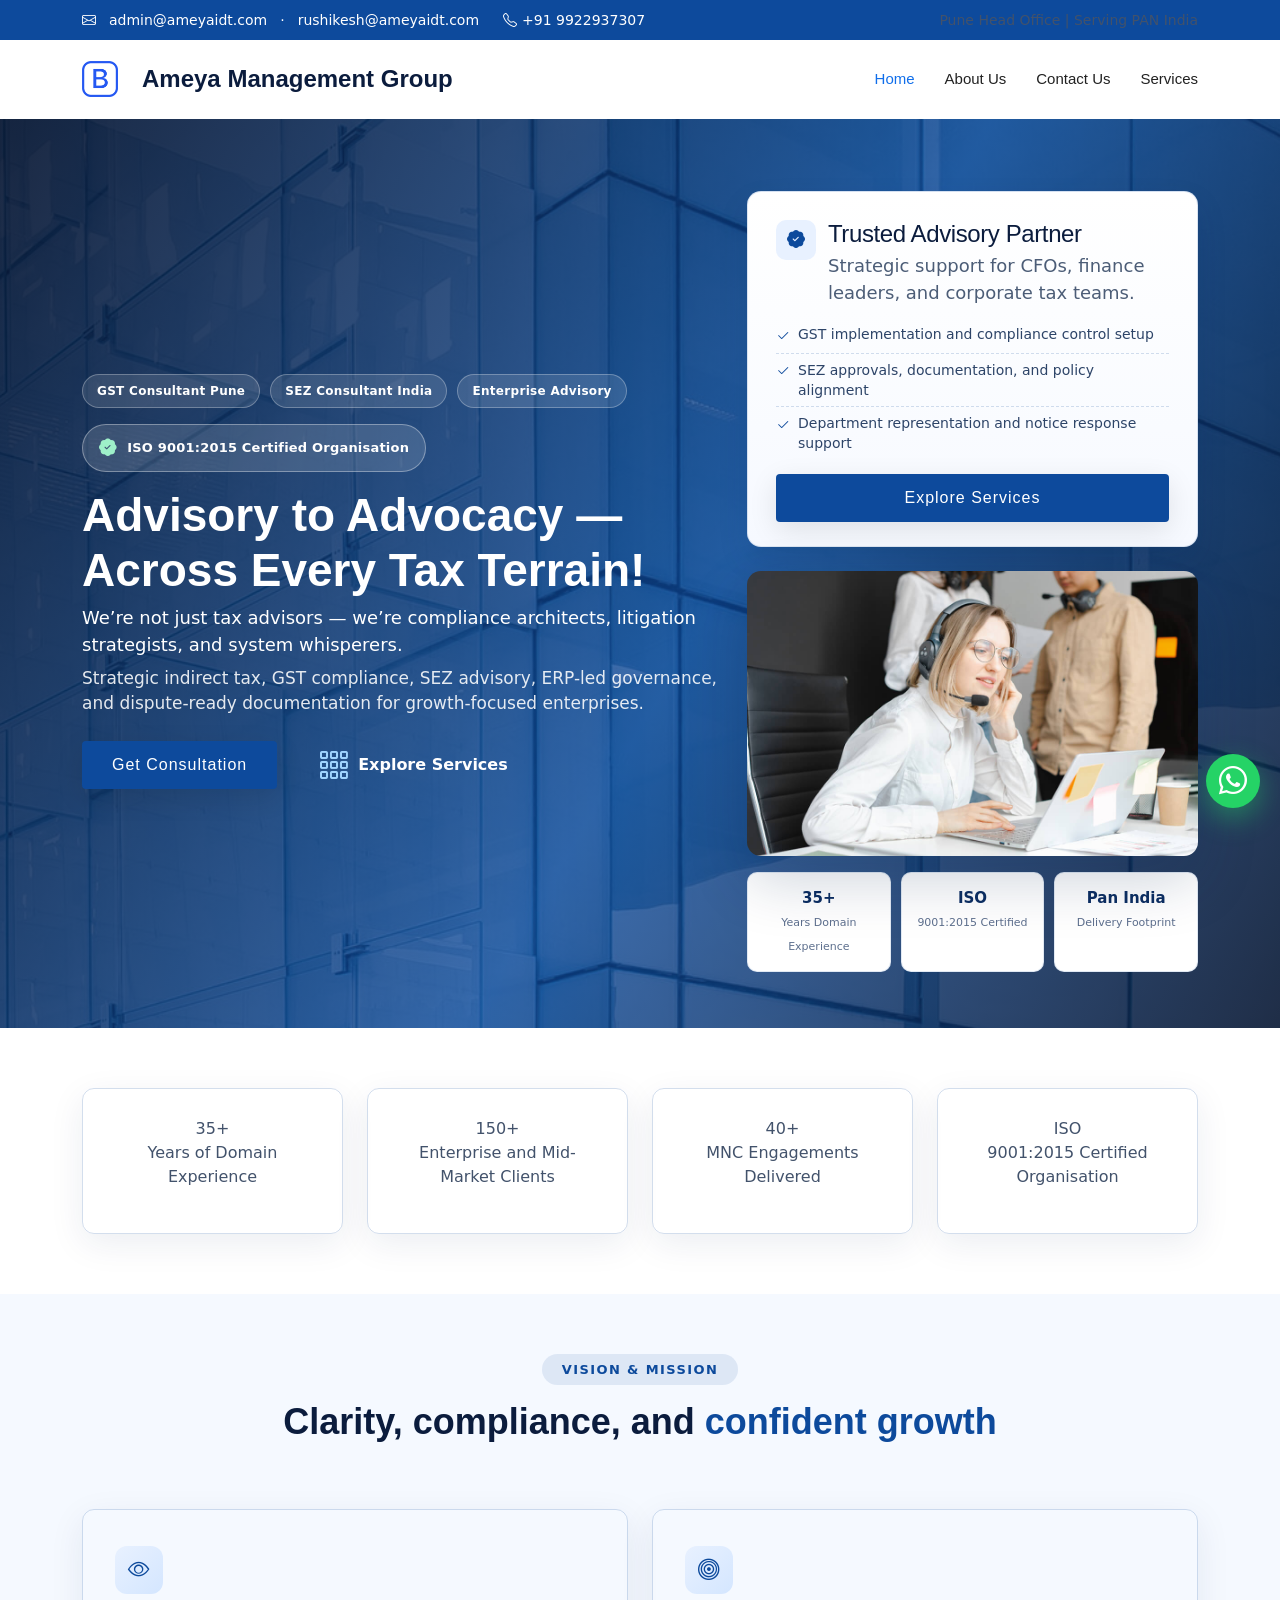
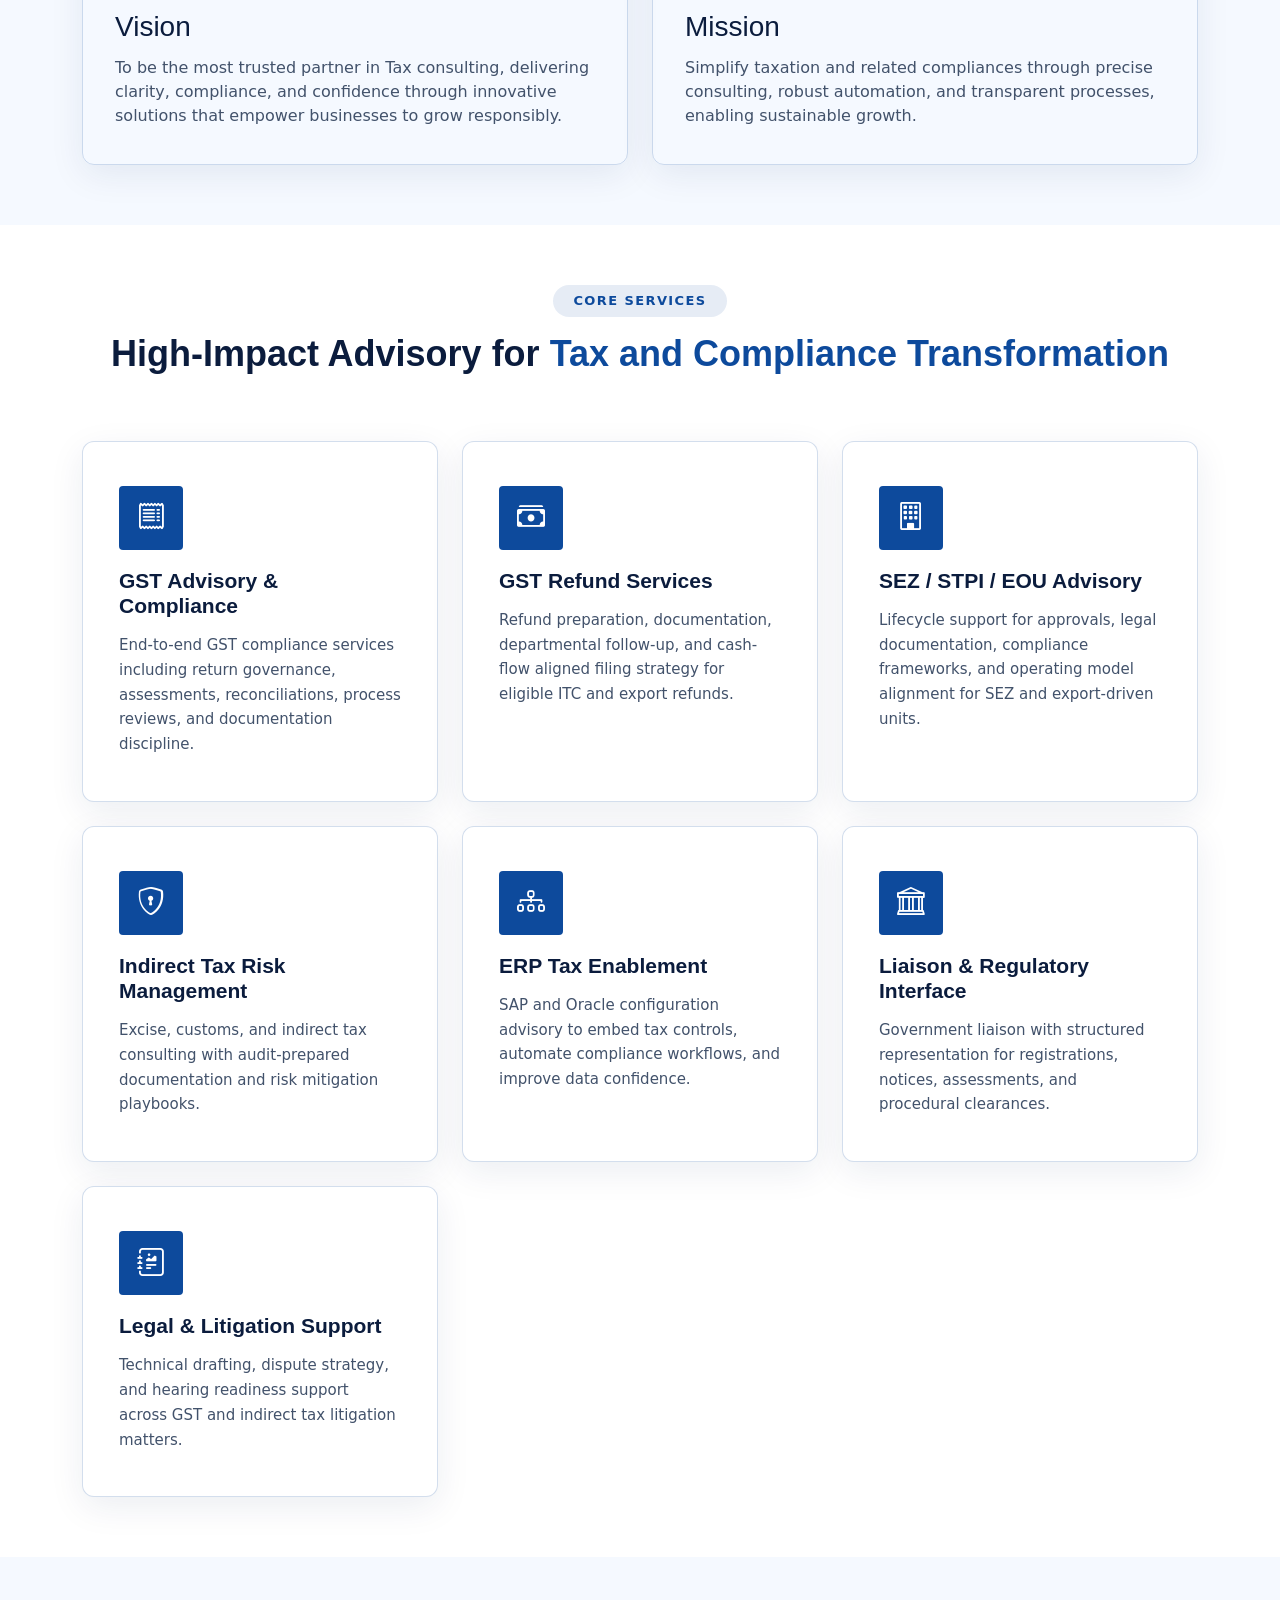
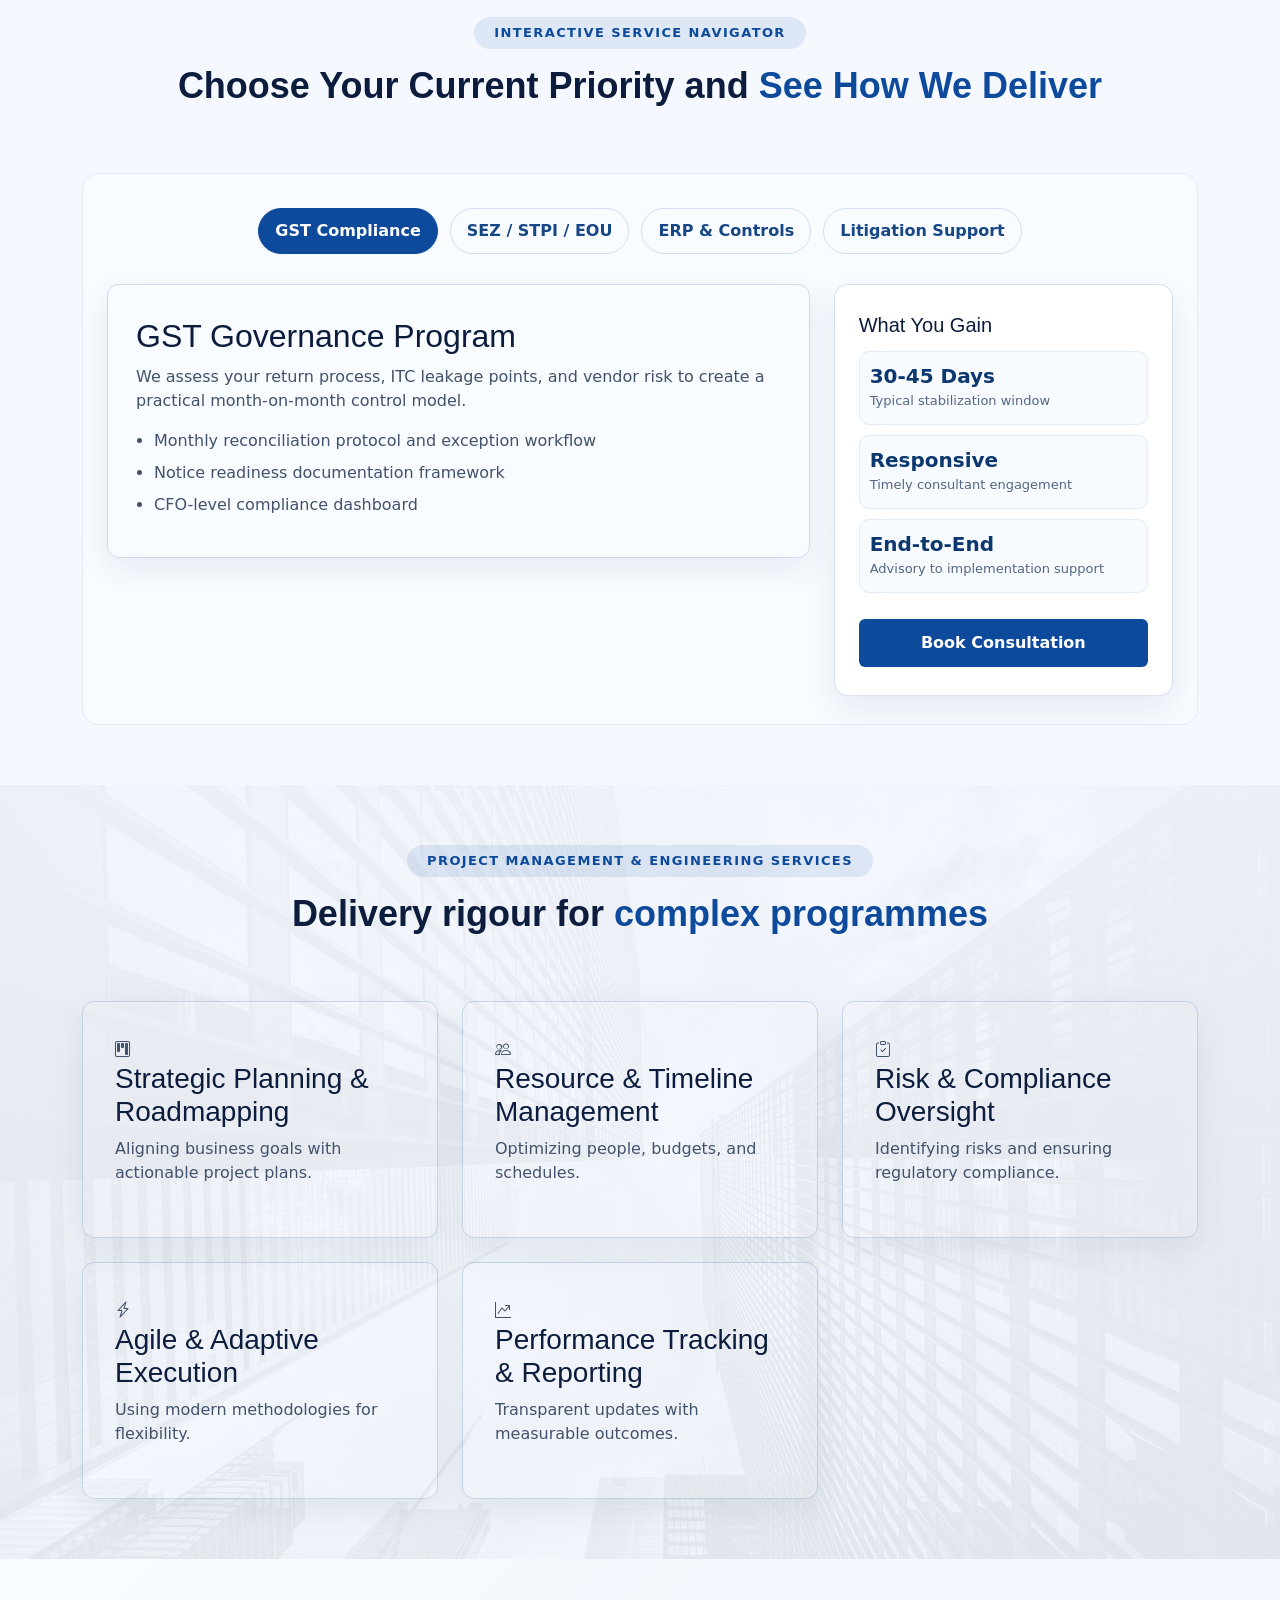
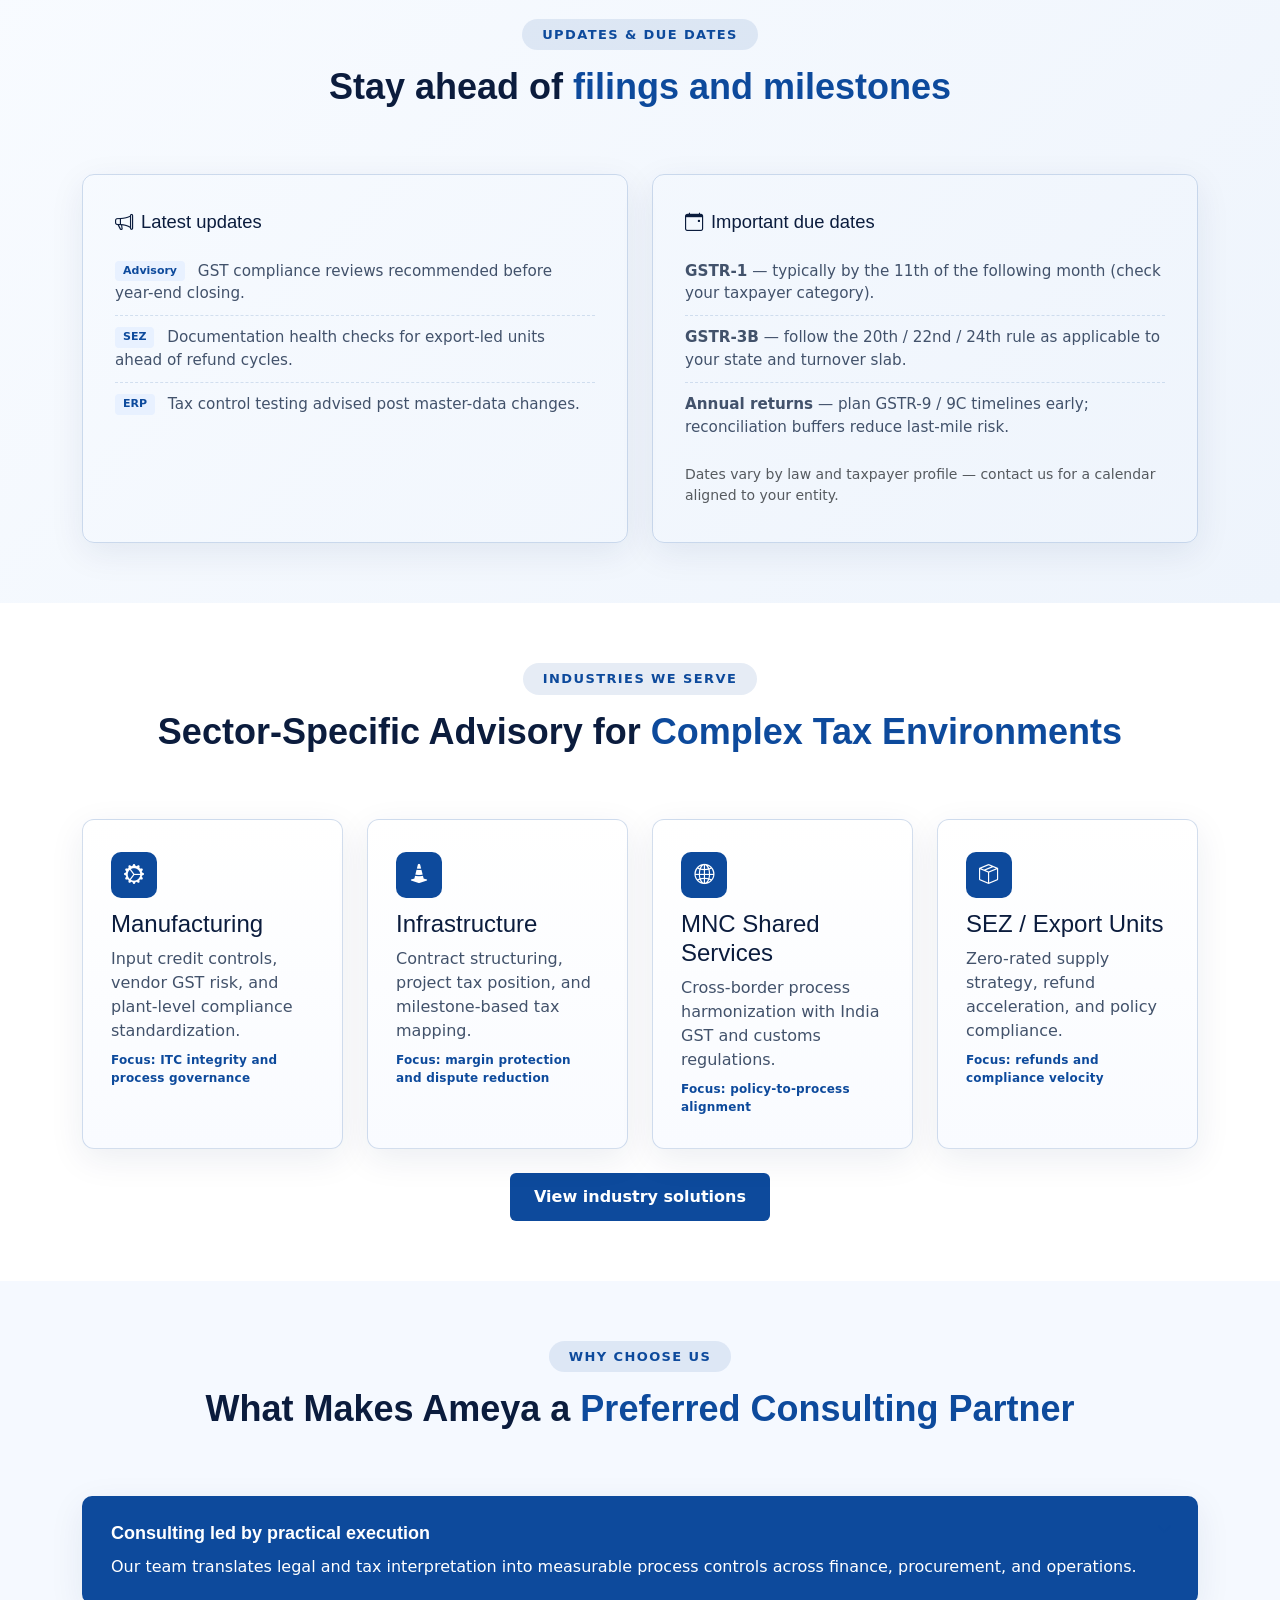
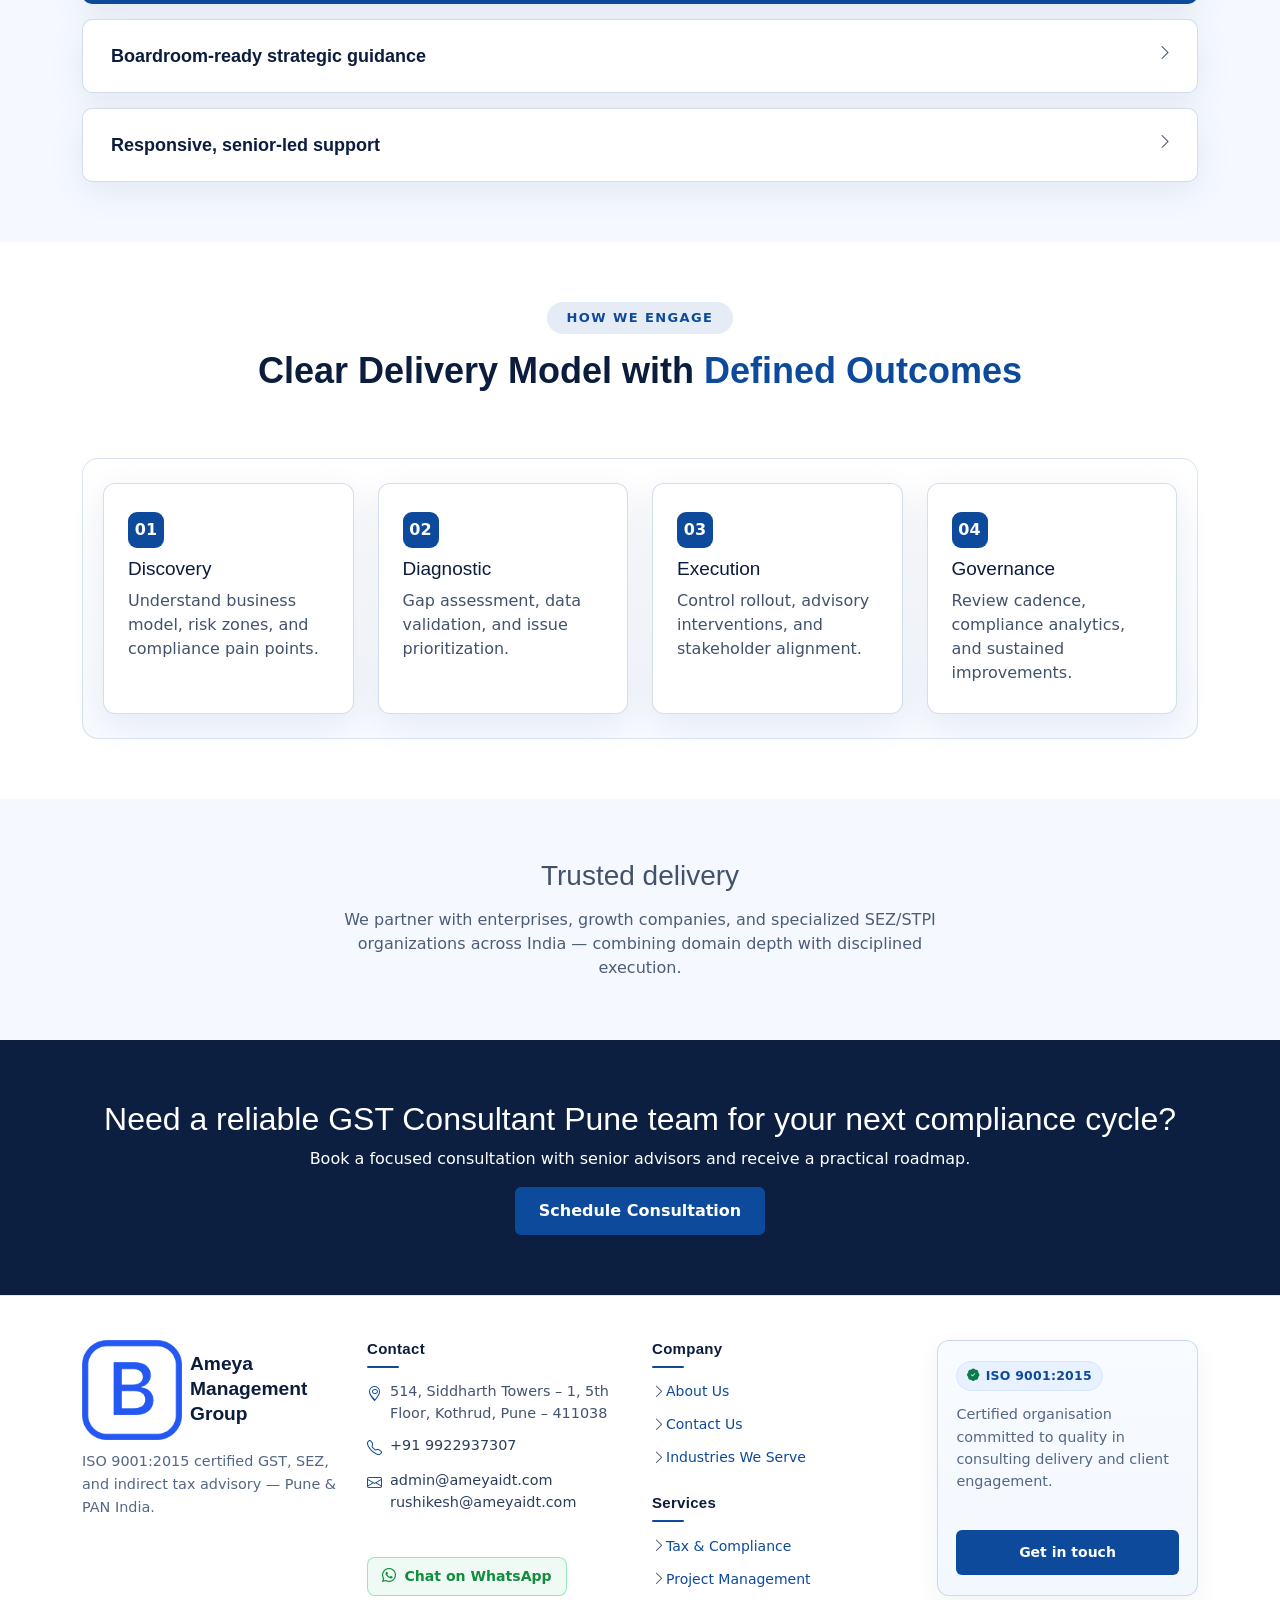
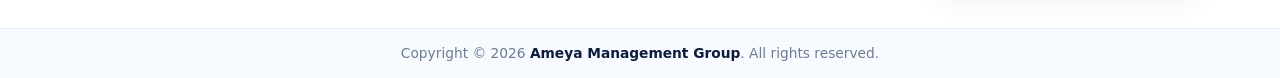
<file: index.html>
<!DOCTYPE html>
<html lang="en">
<head>
  <meta charset="utf-8">
  <meta content="width=device-width, initial-scale=1.0" name="viewport">
  <title>Ameya Management Group | GST Consultant Pune | SEZ &amp; Indirect Tax Advisory</title>
  <meta name="description" content="Ameya Management Group is an ISO 9001:2015 certified GST Consultant Pune firm delivering SEZ advisory, indirect tax, ERP, compliance, litigation, and project management services across India.">
  <meta name="keywords" content="GST Consultant Pune, SEZ Consultant India, Indirect Tax Consultant, GST Compliance Services, ERP tax advisory, ISO 9001 consulting">
  <link href="assets/vendor/bootstrap/css/bootstrap.min.css" rel="stylesheet">
  <link href="assets/vendor/bootstrap-icons/bootstrap-icons.css" rel="stylesheet">
  <link href="assets/vendor/aos/aos.css" rel="stylesheet">
  <link href="assets/vendor/swiper/swiper-bundle.min.css" rel="stylesheet">
  <link href="assets/css/main.css" rel="stylesheet">
  <script type="application/ld+json" data-schema="organization">{"@context":"https://schema.org","@type":"Organization","name":"Ameya Management Group","url":"https://www.ameyagroup.in/","logo":"https://www.ameyagroup.in/assets/img/logo.png","email":"admin@ameyaidt.com","telephone":"+91-9922937307","sameAs":[]}</script>
  <script type="application/ld+json" data-schema="localbusiness">{"@context":"https://schema.org","@type":"LocalBusiness","name":"Ameya Management Group","image":"https://www.ameyagroup.in/assets/img/about.jpg","url":"https://www.ameyagroup.in/","telephone":"+91-9922937307","email":"admin@ameyaidt.com","address":{"@type":"PostalAddress","streetAddress":"514, Siddharth Towers – 1, 5th Floor, Late G. A. Kulkarni Road, Kothrud","addressLocality":"Pune","addressRegion":"Maharashtra","postalCode":"411038","addressCountry":"IN"},"areaServed":"India","priceRange":"$$"}</script>
  <script type="application/ld+json" data-schema="service">{"@context":"https://schema.org","@type":"Service","provider":{"@type":"Organization","name":"Ameya Management Group"},"serviceType":"GST, SEZ, Indirect Tax, Corporate Compliance, and Project Management Consulting","areaServed":"India","hasOfferCatalog":{"@type":"OfferCatalog","name":"Consulting Services","itemListElement":[{"@type":"Offer","itemOffered":{"@type":"Service","name":"GST Compliance Services"}},{"@type":"Offer","itemOffered":{"@type":"Service","name":"GST Refund Services"}},{"@type":"Offer","itemOffered":{"@type":"Service","name":"SEZ / STPI / EOU Advisory"}},{"@type":"Offer","itemOffered":{"@type":"Service","name":"Indirect Tax Consulting"}},{"@type":"Offer","itemOffered":{"@type":"Service","name":"ERP Tax Advisory (SAP / Oracle)"}},{"@type":"Offer","itemOffered":{"@type":"Service","name":"Legal and Litigation Support"}},{"@type":"Offer","itemOffered":{"@type":"Service","name":"Project Management & Engineering Services"}}]}}</script>
</head>
<body class="index-page">
  <header id="header" class="header sticky-top">
  <div class="topbar d-flex align-items-center">
    <div class="container d-flex justify-content-between flex-wrap gap-2 py-1 py-md-0">
      <div class="contact-info d-flex align-items-center flex-wrap gap-2 gap-xl-3">
        <i class="bi bi-envelope d-flex align-items-center flex-wrap gap-2 topbar-email-line">
          <a href="mailto:admin@ameyaidt.com">admin@ameyaidt.com</a>
          <span class="topbar-email-sep d-none d-sm-inline" aria-hidden="true">·</span>
          <a href="mailto:rushikesh@ameyaidt.com" class="d-none d-sm-inline">rushikesh@ameyaidt.com</a>
        </i>
        <i class="bi bi-telephone d-flex align-items-center ms-xl-2"><a href="tel:+919922937307">+91 9922937307</a></i>
      </div>
      <div class="d-none d-md-block">Pune Head Office | Serving PAN India</div>
    </div>
  </div>
  <div class="branding">
    <div class="container d-flex align-items-center justify-content-between">
      <a href="index.html" class="logo d-flex align-items-center gap-2 gap-md-3">
        <img src="assets/img/logo.png" alt="Ameya Management Group" class="site-logo-img" width="132" height="44" decoding="async">
        <h1 class="sitename mb-0">Ameya Management Group</h1>
      </a>
      <nav id="navmenu" class="navmenu">
        <ul>
          <li><a href="index.html" class="active">Home</a></li>
          <li><a href="about.html" >About Us</a></li>
          <li><a href="contact.html" >Contact Us</a></li>
          <li><a href="services.html" >Services</a></li>
        </ul>
        <i class="mobile-nav-toggle d-xl-none bi bi-list"></i>
      </nav>
    </div>
  </div>
</header>








  <main class="main">
    <section class="hero hero-home section position-relative">
      <div class="hero-bg" aria-hidden="true"></div>
      <div class="hero-overlay" aria-hidden="true"></div>
      <div class="container position-relative">
        <div class="row align-items-center gy-4">
          <div class="col-lg-7">
            <div class="hero-badges mb-3">
              <span>GST Consultant Pune</span>
              <span>SEZ Consultant India</span>
              <span>Enterprise Advisory</span>
            </div>
            <div class="iso-badge mb-3" role="status">
              <i class="bi bi-patch-check-fill" aria-hidden="true"></i>
              <span>ISO 9001:2015 Certified Organisation</span>
            </div>
            <h1>Advisory to Advocacy — Across Every Tax Terrain!</h1>
            <p class="hero-lead mb-2">We’re not just tax advisors — we’re compliance architects, litigation strategists, and system whisperers.</p>
            <p class="hero-subtext mb-4">Strategic indirect tax, GST compliance, SEZ advisory, ERP-led governance, and dispute-ready documentation for growth-focused enterprises.</p>
            <div class="d-flex flex-wrap gap-3">
              <a href="contact.html" class="btn-get-started hero-cta-primary">Get Consultation</a>
              <a href="services.html" class="btn-watch-video d-flex align-items-center"><i class="bi bi-grid-3x3-gap"></i><span>Explore Services</span></a>
            </div>
          </div>
          <div class="col-lg-5">
            <div class="hero-trust-panel">
              <div class="hero-trust-head">
                <span class="hero-trust-icon"><i class="bi bi-patch-check-fill"></i></span>
                <div>
                  <h3>Trusted Advisory Partner</h3>
                  <p>Strategic support for CFOs, finance leaders, and corporate tax teams.</p>
                </div>
              </div>
              <ul class="hero-trust-list">
                <li><i class="bi bi-check2"></i> GST implementation and compliance control setup</li>
                <li><i class="bi bi-check2"></i> SEZ approvals, documentation, and policy alignment</li>
                <li><i class="bi bi-check2"></i> Department representation and notice response support</li>
              </ul>
              <a href="services.html" class="btn-get-started w-100 text-center">Explore Services</a>
            </div>
            <div class="hero-visual mt-4">
              <img src="assets/img/services.jpg" alt="Professional tax consulting meeting" class="img-fluid no-lazy" loading="eager" decoding="sync">
            </div>
            <div class="mini-kpi mt-3">
              <div><strong>35+</strong><span>Years Domain Experience</span></div>
              <div><strong>ISO</strong><span>9001:2015 Certified</span></div>
              <div><strong>Pan India</strong><span>Delivery Footprint</span></div>
            </div>
          </div>
        </div>
      </div>
    </section>

    <section class="section">
      <div class="container">
        <div class="row gy-3 text-center">
          <div class="col-md-3"><div class="stats-item"><span>35+</span><p>Years of Domain Experience</p></div></div>
          <div class="col-md-3"><div class="stats-item"><span>150+</span><p>Enterprise and Mid-Market Clients</p></div></div>
          <div class="col-md-3"><div class="stats-item"><span>40+</span><p>MNC Engagements Delivered</p></div></div>
          <div class="col-md-3"><div class="stats-item"><span>ISO</span><p>9001:2015 Certified Organisation</p></div></div>
        </div>
      </div>
    </section>

    <section class="section vm-section light-background" id="vision-mission">
      <div class="container section-title">
        <h2>Vision &amp; Mission</h2>
        <p>Clarity, compliance, and <span class="description-title">confident growth</span></p>
      </div>
      <div class="container">
        <div class="row g-4">
          <div class="col-lg-6" data-aos="fade-up">
            <div class="vm-card service-item h-100">
              <div class="vm-card-icon"><i class="bi bi-eye"></i></div>
              <h3>Vision</h3>
              <p>To be the most trusted partner in Tax consulting, delivering clarity, compliance, and confidence through innovative solutions that empower businesses to grow responsibly.</p>
            </div>
          </div>
          <div class="col-lg-6" data-aos="fade-up" data-aos-delay="80">
            <div class="vm-card service-item h-100">
              <div class="vm-card-icon"><i class="bi bi-bullseye"></i></div>
              <h3>Mission</h3>
              <p>Simplify taxation and related compliances through precise consulting, robust automation, and transparent processes, enabling sustainable growth.</p>
            </div>
          </div>
        </div>
      </div>
    </section>

    <section class="services section">
      <div class="container section-title"><h2>Core Services</h2><p>High-Impact Advisory for <span class="description-title">Tax and Compliance Transformation</span></p></div>
      <div class="container">
        <div class="row gy-4">
          <div class="col-lg-4 col-md-6"><div class="service-item"><div class="icon"><i class="bi bi-receipt"></i></div><h3>GST Advisory &amp; Compliance</h3><p>End-to-end GST compliance services including return governance, assessments, reconciliations, process reviews, and documentation discipline.</p><a href="services.html" class="stretched-link" aria-label="GST services"></a></div></div>
          <div class="col-lg-4 col-md-6"><div class="service-item"><div class="icon"><i class="bi bi-cash-stack"></i></div><h3>GST Refund Services</h3><p>Refund preparation, documentation, departmental follow-up, and cash-flow aligned filing strategy for eligible ITC and export refunds.</p><a href="services.html" class="stretched-link" aria-label="GST refund services"></a></div></div>
          <div class="col-lg-4 col-md-6"><div class="service-item"><div class="icon"><i class="bi bi-building"></i></div><h3>SEZ / STPI / EOU Advisory</h3><p>Lifecycle support for approvals, legal documentation, compliance frameworks, and operating model alignment for SEZ and export-driven units.</p><a href="services.html" class="stretched-link" aria-label="SEZ advisory"></a></div></div>
          <div class="col-lg-4 col-md-6"><div class="service-item"><div class="icon"><i class="bi bi-shield-lock"></i></div><h3>Indirect Tax Risk Management</h3><p>Excise, customs, and indirect tax consulting with audit-prepared documentation and risk mitigation playbooks.</p><a href="services.html" class="stretched-link" aria-label="Indirect tax"></a></div></div>
          <div class="col-lg-4 col-md-6"><div class="service-item"><div class="icon"><i class="bi bi-diagram-3"></i></div><h3>ERP Tax Enablement</h3><p>SAP and Oracle configuration advisory to embed tax controls, automate compliance workflows, and improve data confidence.</p><a href="services.html" class="stretched-link" aria-label="ERP"></a></div></div>
          <div class="col-lg-4 col-md-6"><div class="service-item"><div class="icon"><i class="bi bi-bank"></i></div><h3>Liaison &amp; Regulatory Interface</h3><p>Government liaison with structured representation for registrations, notices, assessments, and procedural clearances.</p><a href="services.html" class="stretched-link" aria-label="Liaison"></a></div></div>
          <div class="col-lg-4 col-md-6"><div class="service-item"><div class="icon"><i class="bi bi-journal-richtext"></i></div><h3>Legal &amp; Litigation Support</h3><p>Technical drafting, dispute strategy, and hearing readiness support across GST and indirect tax litigation matters.</p><a href="services.html" class="stretched-link" aria-label="Legal"></a></div></div>
        </div>
      </div>
    </section>

    <section class="section light-background">
      <div class="container section-title">
        <h2>Interactive Service Navigator</h2>
        <p>Choose Your Current Priority and <span class="description-title">See How We Deliver</span></p>
      </div>
      <div class="container">
        <div class="service-navigator-wrap">
          <ul class="nav nav-pills service-pills mb-4 justify-content-center flex-wrap" id="service-pill-tabs" role="tablist">
            <li class="nav-item" role="presentation"><button class="nav-link active" data-bs-toggle="pill" data-bs-target="#pill-gst" type="button" role="tab">GST Compliance</button></li>
            <li class="nav-item" role="presentation"><button class="nav-link" data-bs-toggle="pill" data-bs-target="#pill-sez" type="button" role="tab">SEZ / STPI / EOU</button></li>
            <li class="nav-item" role="presentation"><button class="nav-link" data-bs-toggle="pill" data-bs-target="#pill-erp" type="button" role="tab">ERP &amp; Controls</button></li>
            <li class="nav-item" role="presentation"><button class="nav-link" data-bs-toggle="pill" data-bs-target="#pill-dispute" type="button" role="tab">Litigation Support</button></li>
          </ul>
          <div class="row g-4 align-items-stretch">
            <div class="col-lg-8">
              <div class="tab-content">
                <div class="tab-pane fade show active" id="pill-gst" role="tabpanel">
                  <div class="service-item interactive-panel">
                    <h3>GST Governance Program</h3>
                    <p>We assess your return process, ITC leakage points, and vendor risk to create a practical month-on-month control model.</p>
                    <ul>
                      <li>Monthly reconciliation protocol and exception workflow</li>
                      <li>Notice readiness documentation framework</li>
                      <li>CFO-level compliance dashboard</li>
                    </ul>
                  </div>
                </div>
                <div class="tab-pane fade" id="pill-sez" role="tabpanel">
                  <div class="service-item interactive-panel">
                    <h3>SEZ Lifecycle Advisory</h3>
                    <p>From application to operational compliance, we support approvals, documentation, and benefits optimization for export-led businesses.</p>
                    <ul>
                      <li>Eligibility and policy-mapping advisory</li>
                      <li>Documentation governance and liaison support</li>
                      <li>Refund and zero-rated supply process alignment</li>
                    </ul>
                  </div>
                </div>
                <div class="tab-pane fade" id="pill-erp" role="tabpanel">
                  <div class="service-item interactive-panel">
                    <h3>ERP Tax Control Enablement</h3>
                    <p>Our SAP/Oracle specialists align tax logic with business process so compliance is built into transaction flow, not managed manually.</p>
                    <ul>
                      <li>Tax code and transaction mapping</li>
                      <li>Automated reconciliation design</li>
                      <li>Audit trail and reporting reliability controls</li>
                    </ul>
                  </div>
                </div>
                <div class="tab-pane fade" id="pill-dispute" role="tabpanel">
                  <div class="service-item interactive-panel">
                    <h3>Notice and Litigation Support</h3>
                    <p>We help teams respond with confidence through structured technical notes, documentation strategy, and representation support.</p>
                    <ul>
                      <li>Risk-ranked response planning</li>
                      <li>Drafting and review for submissions</li>
                      <li>Hearing preparation and issue closure tracking</li>
                    </ul>
                  </div>
                </div>
              </div>
            </div>
            <div class="col-lg-4">
              <div class="navigator-side-card">
                <h4>What You Gain</h4>
                <div class="navigator-kpi"><strong>30-45 Days</strong><span>Typical stabilization window</span></div>
                <div class="navigator-kpi"><strong>Responsive</strong><span>Timely consultant engagement</span></div>
                <div class="navigator-kpi"><strong>End-to-End</strong><span>Advisory to implementation support</span></div>
                <a href="contact.html" class="btn-get-started w-100 text-center mt-3">Book Consultation</a>
              </div>
            </div>
          </div>
        </div>
      </div>
    </section>

    <section class="section pm-home-section" id="pm-engineering">
      <div class="container section-title">
        <h2>Project Management &amp; Engineering Services</h2>
        <p>Delivery rigour for <span class="description-title">complex programmes</span></p>
      </div>
      <div class="container">
        <div class="row g-4">
          <div class="col-lg-4 col-md-6" data-aos="fade-up">
            <div class="service-item pm-hover-card h-100">
              <div class="icon"><i class="bi bi-kanban"></i></div>
              <h3>Strategic Planning &amp; Roadmapping</h3>
              <p>Aligning business goals with actionable project plans.</p>
              <a href="services.html#pm-engineering" class="stretched-link" aria-label="Strategic planning"></a>
            </div>
          </div>
          <div class="col-lg-4 col-md-6" data-aos="fade-up" data-aos-delay="60">
            <div class="service-item pm-hover-card h-100">
              <div class="icon"><i class="bi bi-people"></i></div>
              <h3>Resource &amp; Timeline Management</h3>
              <p>Optimizing people, budgets, and schedules.</p>
              <a href="services.html#pm-engineering" class="stretched-link" aria-label="Resource management"></a>
            </div>
          </div>
          <div class="col-lg-4 col-md-6" data-aos="fade-up" data-aos-delay="120">
            <div class="service-item pm-hover-card h-100">
              <div class="icon"><i class="bi bi-clipboard-check"></i></div>
              <h3>Risk &amp; Compliance Oversight</h3>
              <p>Identifying risks and ensuring regulatory compliance.</p>
              <a href="services.html#pm-engineering" class="stretched-link" aria-label="Risk oversight"></a>
            </div>
          </div>
          <div class="col-lg-4 col-md-6" data-aos="fade-up">
            <div class="service-item pm-hover-card h-100">
              <div class="icon"><i class="bi bi-lightning-charge"></i></div>
              <h3>Agile &amp; Adaptive Execution</h3>
              <p>Using modern methodologies for flexibility.</p>
              <a href="services.html#pm-engineering" class="stretched-link" aria-label="Agile execution"></a>
            </div>
          </div>
          <div class="col-lg-4 col-md-6" data-aos="fade-up" data-aos-delay="60">
            <div class="service-item pm-hover-card h-100">
              <div class="icon"><i class="bi bi-graph-up-arrow"></i></div>
              <h3>Performance Tracking &amp; Reporting</h3>
              <p>Transparent updates with measurable outcomes.</p>
              <a href="services.html#pm-engineering" class="stretched-link" aria-label="Performance tracking"></a>
            </div>
          </div>
        </div>
      </div>
    </section>

    <section class="section light-background updates-section" id="updates-due-dates">
      <div class="container section-title">
        <h2>Updates &amp; Due Dates</h2>
        <p>Stay ahead of <span class="description-title">filings and milestones</span></p>
      </div>
      <div class="container">
        <div class="row g-4">
          <div class="col-lg-6" data-aos="fade-up">
            <div class="updates-card service-item h-100">
              <h3><i class="bi bi-megaphone me-2"></i>Latest updates</h3>
              <ul class="updates-list mb-0">
                <li><span class="updates-badge">Advisory</span> GST compliance reviews recommended before year-end closing.</li>
                <li><span class="updates-badge">SEZ</span> Documentation health checks for export-led units ahead of refund cycles.</li>
                <li><span class="updates-badge">ERP</span> Tax control testing advised post master-data changes.</li>
              </ul>
            </div>
          </div>
          <div class="col-lg-6" data-aos="fade-up" data-aos-delay="80">
            <div class="updates-card service-item h-100">
              <h3><i class="bi bi-calendar-event me-2"></i>Important due dates</h3>
              <ul class="updates-list mb-0">
                <li><strong>GSTR-1</strong> — typically by the 11th of the following month (check your taxpayer category).</li>
                <li><strong>GSTR-3B</strong> — follow the 20th / 22nd / 24th rule as applicable to your state and turnover slab.</li>
                <li><strong>Annual returns</strong> — plan GSTR-9 / 9C timelines early; reconciliation buffers reduce last-mile risk.</li>
              </ul>
              <p class="small text-muted mb-0 mt-3">Dates vary by law and taxpayer profile — contact us for a calendar aligned to your entity.</p>
            </div>
          </div>
        </div>
      </div>
    </section>

    <section class="section">
      <div class="container section-title"><h2>Industries We Serve</h2><p>Sector-Specific Advisory for <span class="description-title">Complex Tax Environments</span></p></div>
      <div class="container">
        <div class="row gy-4">
          <div class="col-lg-3 col-md-6" data-aos="fade-up">
            <div class="service-item industry-pro-card">
              <div class="icon"><i class="bi bi-gear-wide-connected"></i></div>
              <h3>Manufacturing</h3>
              <p>Input credit controls, vendor GST risk, and plant-level compliance standardization.</p>
              <small>Focus: ITC integrity and process governance</small>
            </div>
          </div>
          <div class="col-lg-3 col-md-6" data-aos="fade-up" data-aos-delay="90">
            <div class="service-item industry-pro-card">
              <div class="icon"><i class="bi bi-cone-striped"></i></div>
              <h3>Infrastructure</h3>
              <p>Contract structuring, project tax position, and milestone-based tax mapping.</p>
              <small>Focus: margin protection and dispute reduction</small>
            </div>
          </div>
          <div class="col-lg-3 col-md-6" data-aos="fade-up" data-aos-delay="180">
            <div class="service-item industry-pro-card">
              <div class="icon"><i class="bi bi-globe2"></i></div>
              <h3>MNC Shared Services</h3>
              <p>Cross-border process harmonization with India GST and customs regulations.</p>
              <small>Focus: policy-to-process alignment</small>
            </div>
          </div>
          <div class="col-lg-3 col-md-6" data-aos="fade-up" data-aos-delay="270">
            <div class="service-item industry-pro-card">
              <div class="icon"><i class="bi bi-box-seam"></i></div>
              <h3>SEZ / Export Units</h3>
              <p>Zero-rated supply strategy, refund acceleration, and policy compliance.</p>
              <small>Focus: refunds and compliance velocity</small>
            </div>
          </div>
        </div>
        <div class="text-center mt-4"><a href="services.html#industries-we-serve" class="btn-get-started">View industry solutions</a></div>
      </div>
    </section>

    <section class="faq section light-background">
      <div class="container section-title"><h2>Why Choose Us</h2><p>What Makes Ameya a <span class="description-title">Preferred Consulting Partner</span></p></div>
      <div class="container">
        <div class="faq-container">
          <div class="faq-item faq-active"><h3>Consulting led by practical execution</h3><div class="faq-content"><p>Our team translates legal and tax interpretation into measurable process controls across finance, procurement, and operations.</p></div><i class="faq-toggle bi bi-chevron-right"></i></div>
          <div class="faq-item"><h3>Boardroom-ready strategic guidance</h3><div class="faq-content"><p>We support CFOs and leadership teams with decision frameworks that reduce tax exposure and strengthen governance.</p></div><i class="faq-toggle bi bi-chevron-right"></i></div>
          <div class="faq-item"><h3>Responsive, senior-led support</h3><div class="faq-content"><p>Dedicated experts help your business move with confidence during audits, notices, and critical compliance events.</p></div><i class="faq-toggle bi bi-chevron-right"></i></div>
        </div>
      </div>
    </section>

    <section class="section">
      <div class="container section-title"><h2>How We Engage</h2><p>Clear Delivery Model with <span class="description-title">Defined Outcomes</span></p></div>
      <div class="container">
        <div class="engage-strip">
          <div class="row gy-4 timeline-grid">
            <div class="col-lg-3 col-sm-6" data-aos="fade-up">
              <div class="service-item engage-card">
                <span class="step-number">01</span>
                <h3>Discovery</h3>
                <p>Understand business model, risk zones, and compliance pain points.</p>
              </div>
            </div>
            <div class="col-lg-3 col-sm-6" data-aos="fade-up" data-aos-delay="90">
              <div class="service-item engage-card">
                <span class="step-number">02</span>
                <h3>Diagnostic</h3>
                <p>Gap assessment, data validation, and issue prioritization.</p>
              </div>
            </div>
            <div class="col-lg-3 col-sm-6" data-aos="fade-up" data-aos-delay="180">
              <div class="service-item engage-card">
                <span class="step-number">03</span>
                <h3>Execution</h3>
                <p>Control rollout, advisory interventions, and stakeholder alignment.</p>
              </div>
            </div>
            <div class="col-lg-3 col-sm-6" data-aos="fade-up" data-aos-delay="270">
              <div class="service-item engage-card">
                <span class="step-number">04</span>
                <h3>Governance</h3>
                <p>Review cadence, compliance analytics, and sustained improvements.</p>
              </div>
            </div>
          </div>
        </div>
      </div>
    </section>

    <section class="section light-background trust-strip-section">
      <div class="container text-center">
        <h2 class="h3 mb-3">Trusted delivery</h2>
        <p class="mb-0 mx-auto trust-strip-text">We partner with enterprises, growth companies, and specialized SEZ/STPI organizations across India — combining domain depth with disciplined execution.</p>
      </div>
    </section>

    <section class="section dark-background">
      <div class="container text-center">
        <h2>Need a reliable GST Consultant Pune team for your next compliance cycle?</h2>
        <p>Book a focused consultation with senior advisors and receive a practical roadmap.</p>
        <a href="contact.html" class="btn-get-started">Schedule Consultation</a>
      </div>
    </section>
  </main>
  <footer id="footer" class="footer site-footer">
  <div class="footer-main">
    <div class="container footer-top">
      <div class="row g-4 align-items-stretch footer-grid">
        <div class="col-lg-3 col-md-6 footer-brand">
          <a href="index.html" class="footer-brand-link d-flex align-items-center gap-2">
            <img src="assets/img/logo.png" alt="Ameya Management Group" width="100" height="34" class="footer-logo-img" decoding="async">
            <span class="sitename">Ameya Management Group</span>
          </a>
          <p class="footer-tagline">ISO 9001:2015 certified GST, SEZ, and indirect tax advisory — Pune &amp; PAN India.</p>
        </div>
        <div class="col-lg-3 col-md-6 footer-contact-col">
          <h4>Contact</h4>
          <ul class="footer-contact-list list-unstyled mb-0">
            <li class="footer-contact-item">
              <i class="bi bi-geo-alt" aria-hidden="true"></i>
              <span>514, Siddharth Towers – 1, 5th Floor, Kothrud, Pune – 411038</span>
            </li>
            <li class="footer-contact-item">
              <i class="bi bi-telephone" aria-hidden="true"></i>
              <a href="tel:+919922937307">+91 9922937307</a>
            </li>
            <li class="footer-contact-item">
              <i class="bi bi-envelope" aria-hidden="true"></i>
              <span>
                <a href="mailto:admin@ameyaidt.com">admin@ameyaidt.com</a><br>
                <a href="mailto:rushikesh@ameyaidt.com">rushikesh@ameyaidt.com</a>
              </span>
            </li>
          </ul>
          <a href="https://wa.me/919922937307" class="footer-whatsapp-link" target="_blank" rel="noopener noreferrer">
            <i class="bi bi-whatsapp" aria-hidden="true"></i> Chat on WhatsApp
          </a>
        </div>
        <div class="col-lg-3 col-md-6 footer-nav-col">
          <h4>Company</h4>
          <ul class="footer-links list-unstyled mb-0">
            <li><i class="bi bi-chevron-right" aria-hidden="true"></i><a href="about.html">About Us</a></li>
            <li><i class="bi bi-chevron-right" aria-hidden="true"></i><a href="contact.html">Contact Us</a></li>
            <li><i class="bi bi-chevron-right" aria-hidden="true"></i><a href="services.html#industries-we-serve">Industries We Serve</a></li>
          </ul>
          <h4 class="footer-nav-sub">Services</h4>
          <ul class="footer-links list-unstyled mb-0">
            <li><i class="bi bi-chevron-right" aria-hidden="true"></i><a href="services.html">Tax &amp; Compliance</a></li>
            <li><i class="bi bi-chevron-right" aria-hidden="true"></i><a href="services.html#pm-engineering">Project Management</a></li>
          </ul>
        </div>
        <div class="col-lg-3 col-md-6 footer-cta-col">
          <div class="footer-iso-box h-100 d-flex flex-column">
            <span class="footer-iso-badge"><i class="bi bi-patch-check-fill" aria-hidden="true"></i> ISO 9001:2015</span>
            <p class="flex-grow-1">Certified organisation committed to quality in consulting delivery and client engagement.</p>
            <a href="contact.html" class="btn-get-started footer-cta-btn">Get in touch</a>
          </div>
        </div>
      </div>
    </div>
  </div>
  <div class="footer-bottom">
    <div class="container copyright text-center">
      <p>Copyright © 2026 <strong class="sitename">Ameya Management Group</strong>. All rights reserved.</p>
    </div>
  </div>
</footer>

<a href="https://wa.me/919922937307" class="whatsapp-float d-flex align-items-center justify-content-center" target="_blank" rel="noopener noreferrer" title="Chat on WhatsApp" aria-label="Chat on WhatsApp"><i class="bi bi-whatsapp"></i></a>
<a href="#" id="scroll-top" class="scroll-top d-flex align-items-center justify-content-center"><i class="bi bi-arrow-up-short"></i></a>
  <div id="preloader"><div></div><div></div><div></div><div></div></div>
  <script src="assets/vendor/bootstrap/js/bootstrap.bundle.min.js"></script>
  <script src="assets/vendor/php-email-form/validate.js"></script>
  <script src="assets/vendor/aos/aos.js"></script>
  <script src="assets/vendor/swiper/swiper-bundle.min.js"></script>
  <script src="assets/vendor/waypoints/noframework.waypoints.js"></script>
  <script src="assets/vendor/purecounter/purecounter_vanilla.js"></script>
  <script src="assets/js/main.js"></script>
</body>
</html>
</file>
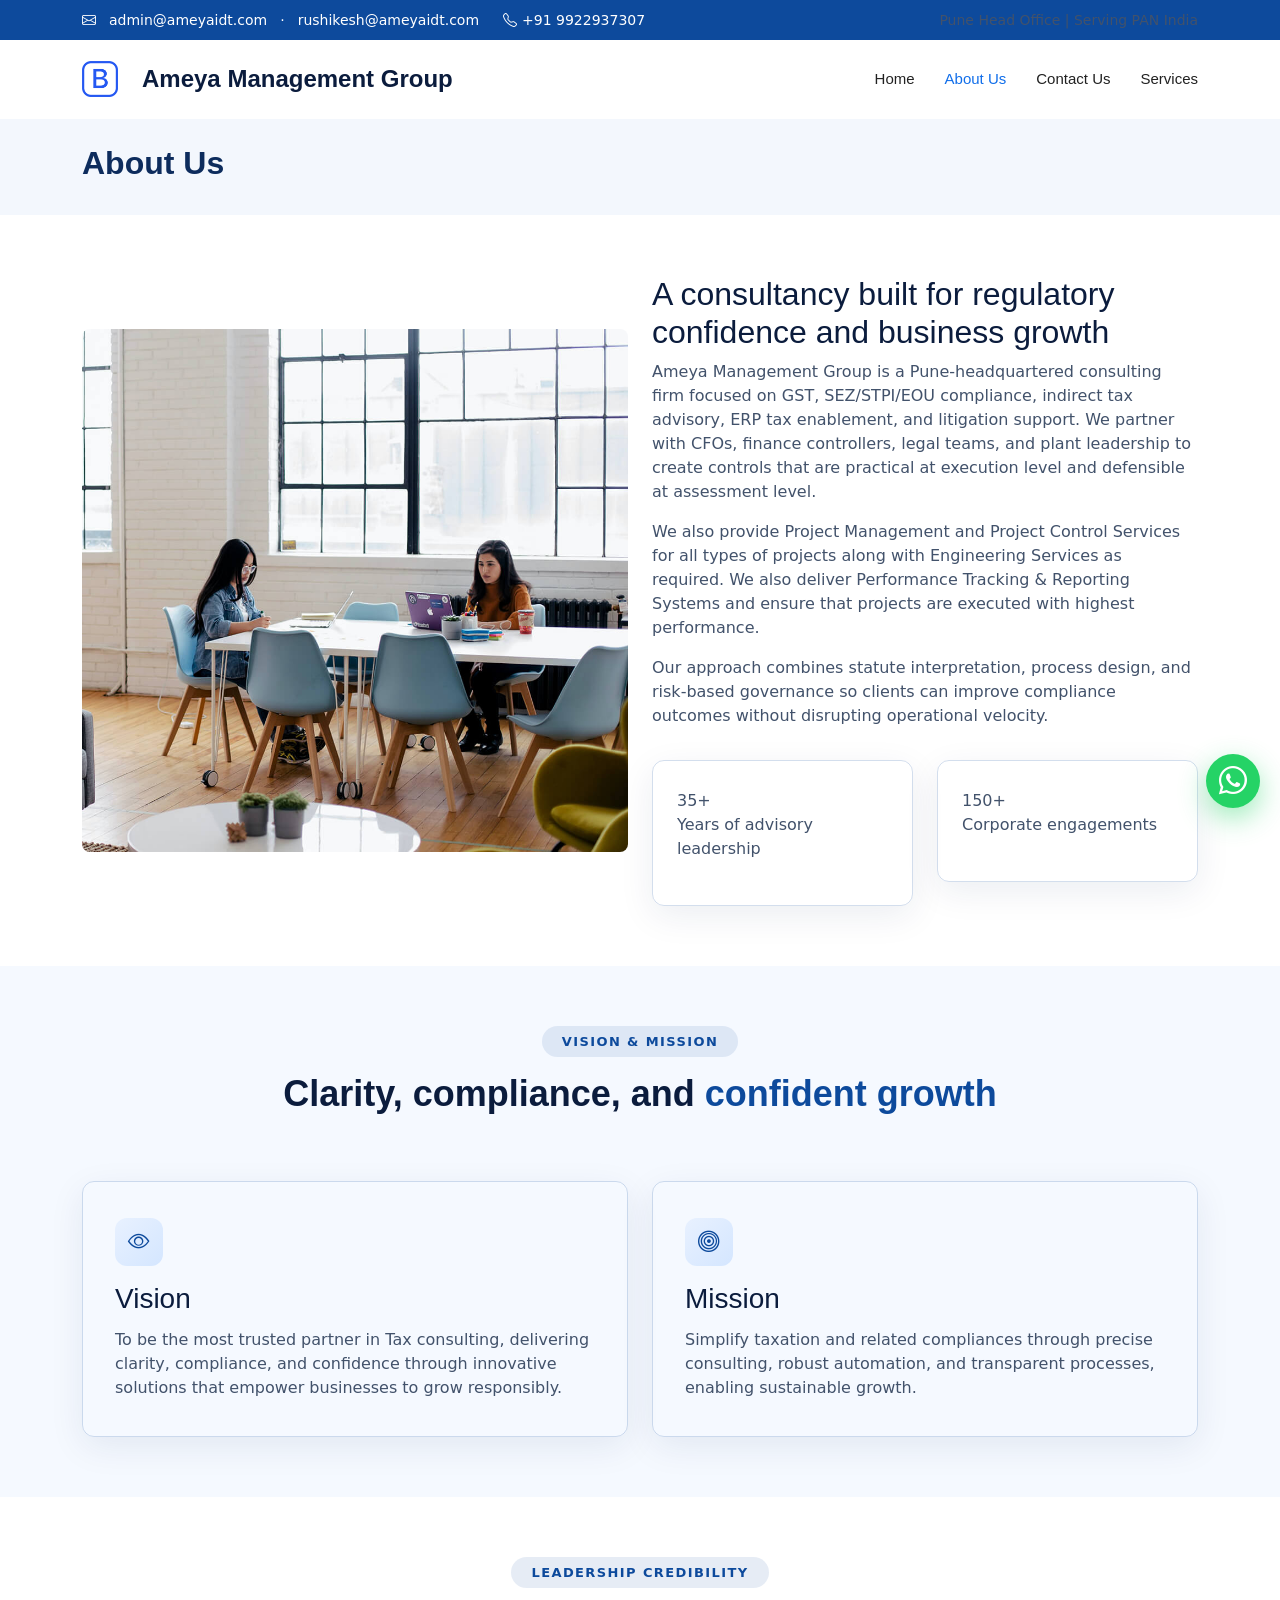
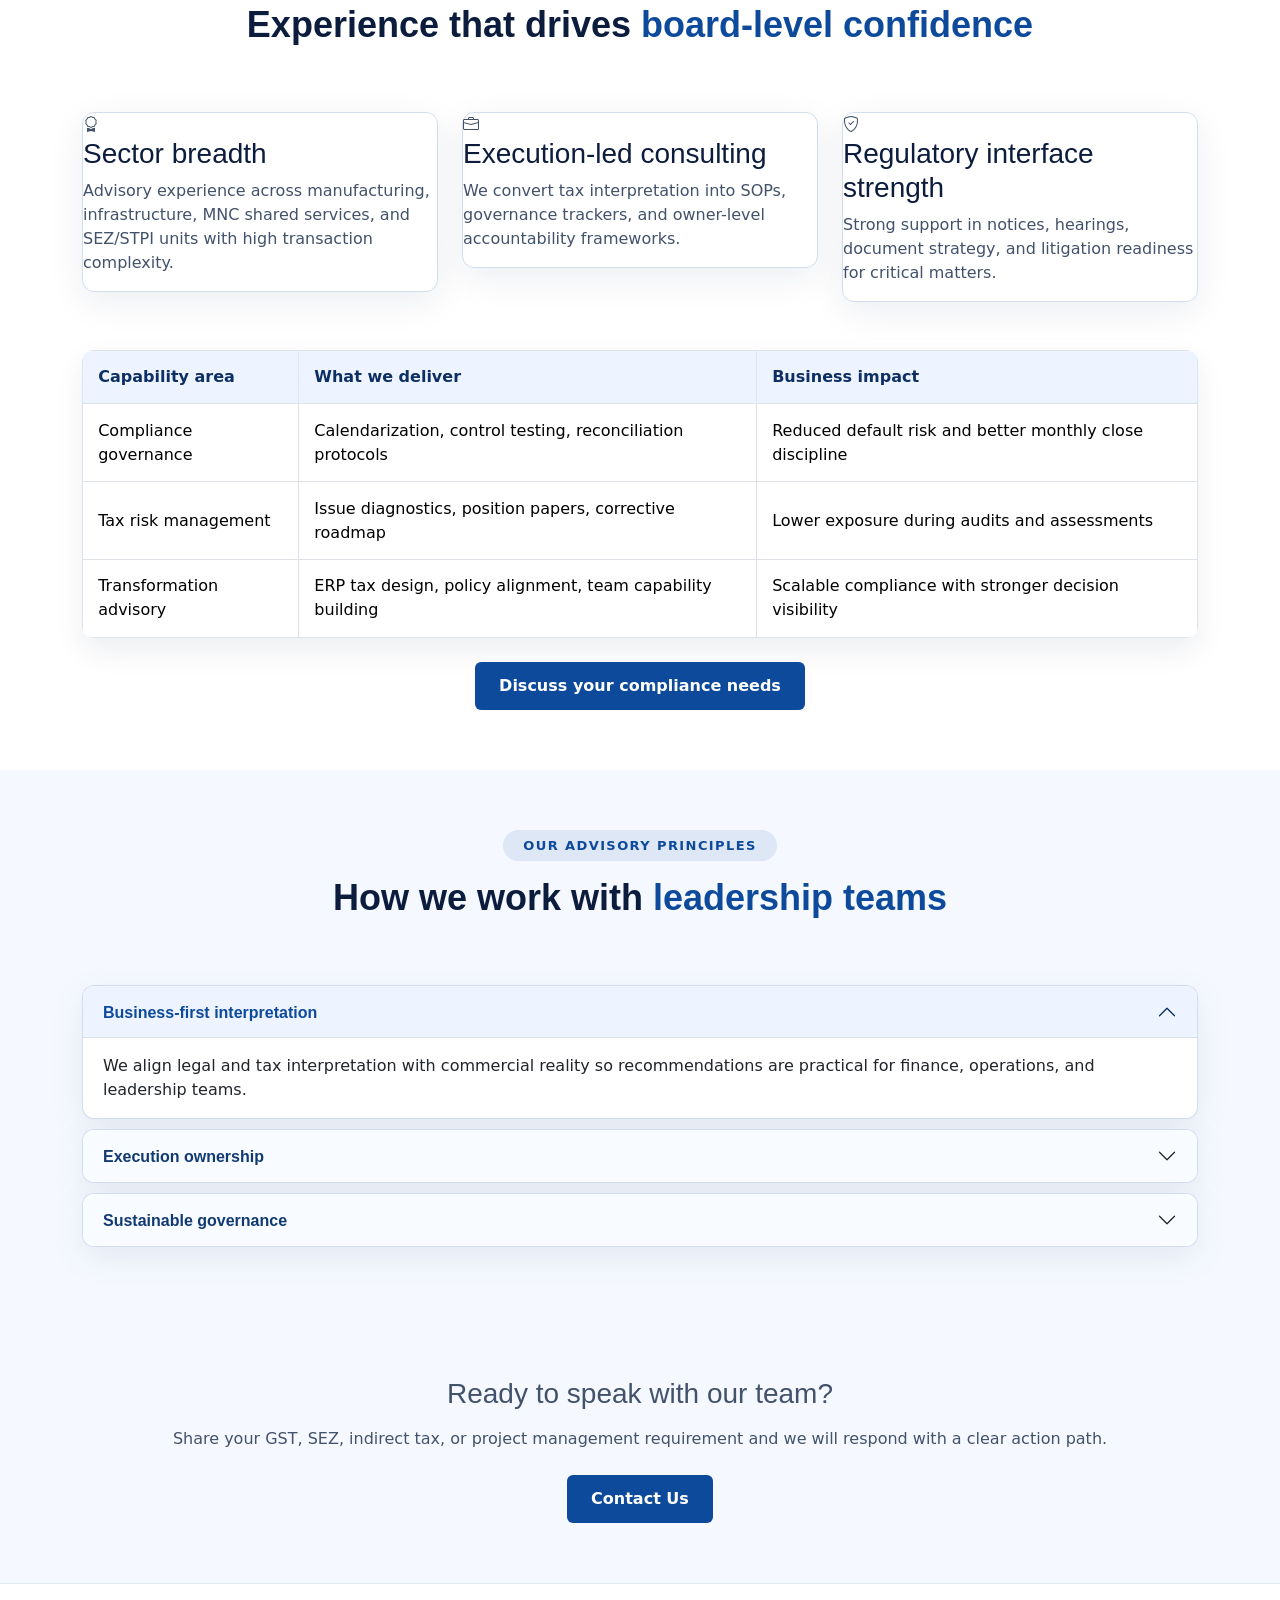
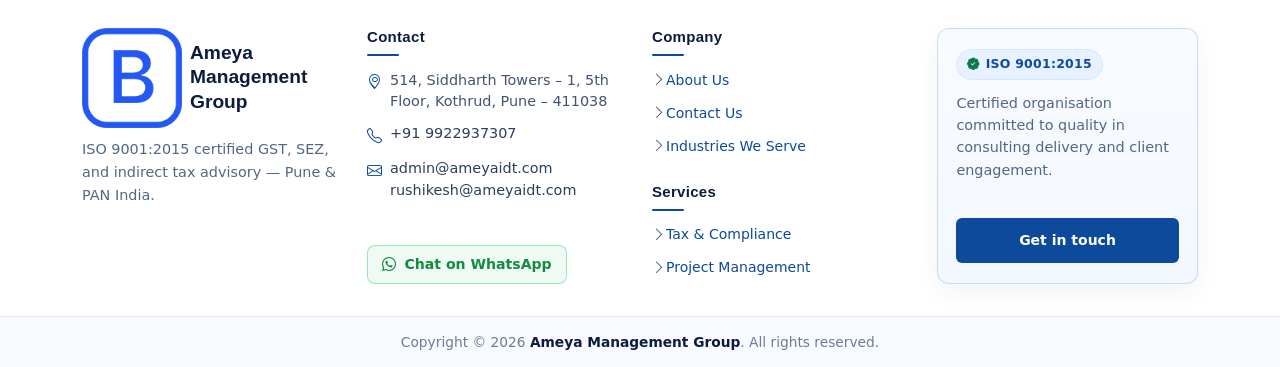
<file: about.html>
<!DOCTYPE html>
<html lang="en">
<head>
  <meta charset="utf-8">
  <meta content="width=device-width, initial-scale=1.0" name="viewport">
  <title>About Us | Ameya Management Group | Pune</title>
  <meta name="description" content="About Ameya Management Group — ISO 9001:2015 certified GST and SEZ advisory in Pune. Leadership, vision, mission, and project management expertise.">
  <meta name="keywords" content="GST Consultant Pune, Ameya Management Group, SEZ Consultant India, about Pune Kothrud">
  <link href="assets/vendor/bootstrap/css/bootstrap.min.css" rel="stylesheet">
  <link href="assets/vendor/bootstrap-icons/bootstrap-icons.css" rel="stylesheet">
  <link href="assets/vendor/aos/aos.css" rel="stylesheet">
  <link href="assets/css/main.css" rel="stylesheet">
  <script type="application/ld+json" data-schema="organization">{"@context":"https://schema.org","@type":"Organization","name":"Ameya Management Group","url":"https://www.ameyagroup.in/","logo":"https://www.ameyagroup.in/assets/img/logo.png","email":"admin@ameyaidt.com","telephone":"+91-9922937307","sameAs":[]}</script>
  <script type="application/ld+json" data-schema="localbusiness">{"@context":"https://schema.org","@type":"LocalBusiness","name":"Ameya Management Group","image":"https://www.ameyagroup.in/assets/img/about.jpg","url":"https://www.ameyagroup.in/","telephone":"+91-9922937307","email":"admin@ameyaidt.com","address":{"@type":"PostalAddress","streetAddress":"514, Siddharth Towers – 1, 5th Floor, Late G. A. Kulkarni Road, Kothrud","addressLocality":"Pune","addressRegion":"Maharashtra","postalCode":"411038","addressCountry":"IN"},"areaServed":"India","priceRange":"$$"}</script>
</head>
<body>
  <header id="header" class="header sticky-top">
  <div class="topbar d-flex align-items-center">
    <div class="container d-flex justify-content-between flex-wrap gap-2 py-1 py-md-0">
      <div class="contact-info d-flex align-items-center flex-wrap gap-2 gap-xl-3">
        <i class="bi bi-envelope d-flex align-items-center flex-wrap gap-2 topbar-email-line">
          <a href="mailto:admin@ameyaidt.com">admin@ameyaidt.com</a>
          <span class="topbar-email-sep d-none d-sm-inline" aria-hidden="true">·</span>
          <a href="mailto:rushikesh@ameyaidt.com" class="d-none d-sm-inline">rushikesh@ameyaidt.com</a>
        </i>
        <i class="bi bi-telephone d-flex align-items-center ms-xl-2"><a href="tel:+919922937307">+91 9922937307</a></i>
      </div>
      <div class="d-none d-md-block">Pune Head Office | Serving PAN India</div>
    </div>
  </div>
  <div class="branding">
    <div class="container d-flex align-items-center justify-content-between">
      <a href="index.html" class="logo d-flex align-items-center gap-2 gap-md-3">
        <img src="assets/img/logo.png" alt="Ameya Management Group" class="site-logo-img" width="132" height="44" decoding="async">
        <h1 class="sitename mb-0">Ameya Management Group</h1>
      </a>
      <nav id="navmenu" class="navmenu">
        <ul>
          <li><a href="index.html" >Home</a></li>
          <li><a href="about.html" class="active">About Us</a></li>
          <li><a href="contact.html" >Contact Us</a></li>
          <li><a href="services.html" >Services</a></li>
        </ul>
        <i class="mobile-nav-toggle d-xl-none bi bi-list"></i>
      </nav>
    </div>
  </div>
</header>








  <main class="main">
    <div class="page-title"><div class="container"><h1>About Us</h1></div></div>

    <section class="about section">
      <div class="container">
        <div class="row gy-4 align-items-center">
          <div class="col-lg-6" data-aos="fade-right"><img src="assets/img/about.jpg" class="img-fluid rounded-3" alt="Ameya leadership and advisory team"></div>
          <div class="col-lg-6" data-aos="fade-left">
            <h2>A consultancy built for regulatory confidence and business growth</h2>
            <p>Ameya Management Group is a Pune-headquartered consulting firm focused on GST, SEZ/STPI/EOU compliance, indirect tax advisory, ERP tax enablement, and litigation support. We partner with CFOs, finance controllers, legal teams, and plant leadership to create controls that are practical at execution level and defensible at assessment level.</p>
            <p>We also provide Project Management and Project Control Services for all types of projects along with Engineering Services as required. We also deliver Performance Tracking &amp; Reporting Systems and ensure that projects are executed with highest performance.</p>
            <p>Our approach combines statute interpretation, process design, and risk-based governance so clients can improve compliance outcomes without disrupting operational velocity.</p>
            <div class="row gy-3 mt-2">
              <div class="col-sm-6"><div class="stats-item"><span>35+</span><p>Years of advisory leadership</p></div></div>
              <div class="col-sm-6"><div class="stats-item"><span>150+</span><p>Corporate engagements</p></div></div>
            </div>
          </div>
        </div>
      </div>
    </section>

    <section class="section light-background vm-section">
      <div class="container section-title">
        <h2>Vision &amp; Mission</h2>
        <p>Clarity, compliance, and <span class="description-title">confident growth</span></p>
      </div>
      <div class="container">
        <div class="row g-4">
          <div class="col-md-6" data-aos="fade-up">
            <div class="vm-card service-item h-100">
              <div class="vm-card-icon"><i class="bi bi-eye"></i></div>
              <h3>Vision</h3>
              <p>To be the most trusted partner in Tax consulting, delivering clarity, compliance, and confidence through innovative solutions that empower businesses to grow responsibly.</p>
            </div>
          </div>
          <div class="col-md-6" data-aos="fade-up" data-aos-delay="80">
            <div class="vm-card service-item h-100">
              <div class="vm-card-icon"><i class="bi bi-bullseye"></i></div>
              <h3>Mission</h3>
              <p>Simplify taxation and related compliances through precise consulting, robust automation, and transparent processes, enabling sustainable growth.</p>
            </div>
          </div>
        </div>
      </div>
    </section>

    <section class="section">
      <div class="container section-title"><h2>Leadership Credibility</h2><p>Experience that drives <span class="description-title">board-level confidence</span></p></div>
      <div class="container">
        <div class="row gy-4">
          <div class="col-lg-4" data-aos="fade-up"><div class="service-item"><i class="bi bi-award icon"></i><h3>Sector breadth</h3><p>Advisory experience across manufacturing, infrastructure, MNC shared services, and SEZ/STPI units with high transaction complexity.</p></div></div>
          <div class="col-lg-4" data-aos="fade-up" data-aos-delay="120"><div class="service-item"><i class="bi bi-briefcase icon"></i><h3>Execution-led consulting</h3><p>We convert tax interpretation into SOPs, governance trackers, and owner-level accountability frameworks.</p></div></div>
          <div class="col-lg-4" data-aos="fade-up" data-aos-delay="240"><div class="service-item"><i class="bi bi-shield-check icon"></i><h3>Regulatory interface strength</h3><p>Strong support in notices, hearings, document strategy, and litigation readiness for critical matters.</p></div></div>
        </div>
        <div class="table-responsive mt-5" data-aos="fade-up">
          <table class="table table-bordered align-middle">
            <thead>
              <tr>
                <th>Capability area</th>
                <th>What we deliver</th>
                <th>Business impact</th>
              </tr>
            </thead>
            <tbody>
              <tr>
                <td>Compliance governance</td>
                <td>Calendarization, control testing, reconciliation protocols</td>
                <td>Reduced default risk and better monthly close discipline</td>
              </tr>
              <tr>
                <td>Tax risk management</td>
                <td>Issue diagnostics, position papers, corrective roadmap</td>
                <td>Lower exposure during audits and assessments</td>
              </tr>
              <tr>
                <td>Transformation advisory</td>
                <td>ERP tax design, policy alignment, team capability building</td>
                <td>Scalable compliance with stronger decision visibility</td>
              </tr>
            </tbody>
          </table>
        </div>
        <div class="text-center mt-4"><a href="contact.html" class="btn-get-started">Discuss your compliance needs</a></div>
      </div>
    </section>

    <section class="section light-background">
      <div class="container section-title"><h2>Our advisory principles</h2><p>How we work with <span class="description-title">leadership teams</span></p></div>
      <div class="container">
        <div class="accordion pro-accordion" id="aboutPrinciples">
          <div class="accordion-item">
            <h2 class="accordion-header"><button class="accordion-button" type="button" data-bs-toggle="collapse" data-bs-target="#principleOne">Business-first interpretation</button></h2>
            <div id="principleOne" class="accordion-collapse collapse show" data-bs-parent="#aboutPrinciples"><div class="accordion-body">We align legal and tax interpretation with commercial reality so recommendations are practical for finance, operations, and leadership teams.</div></div>
          </div>
          <div class="accordion-item">
            <h2 class="accordion-header"><button class="accordion-button collapsed" type="button" data-bs-toggle="collapse" data-bs-target="#principleTwo">Execution ownership</button></h2>
            <div id="principleTwo" class="accordion-collapse collapse" data-bs-parent="#aboutPrinciples"><div class="accordion-body">Our work goes beyond advisory notes. We support implementation, internal accountability, and control adoption across relevant business functions.</div></div>
          </div>
          <div class="accordion-item">
            <h2 class="accordion-header"><button class="accordion-button collapsed" type="button" data-bs-toggle="collapse" data-bs-target="#principleThree">Sustainable governance</button></h2>
            <div id="principleThree" class="accordion-collapse collapse" data-bs-parent="#aboutPrinciples"><div class="accordion-body">We design systems that remain stable over time, including review cadences, KPI tracking, and issue prevention mechanisms.</div></div>
          </div>
        </div>
      </div>
    </section>

    <section class="section light-background">
      <div class="container text-center" data-aos="fade-up">
        <h2 class="h3 mb-3">Ready to speak with our team?</h2>
        <p class="mb-4">Share your GST, SEZ, indirect tax, or project management requirement and we will respond with a clear action path.</p>
        <a href="contact.html" class="btn-get-started">Contact Us</a>
      </div>
    </section>
  </main>
  <footer id="footer" class="footer site-footer">
  <div class="footer-main">
    <div class="container footer-top">
      <div class="row g-4 align-items-stretch footer-grid">
        <div class="col-lg-3 col-md-6 footer-brand">
          <a href="index.html" class="footer-brand-link d-flex align-items-center gap-2">
            <img src="assets/img/logo.png" alt="Ameya Management Group" width="100" height="34" class="footer-logo-img" decoding="async">
            <span class="sitename">Ameya Management Group</span>
          </a>
          <p class="footer-tagline">ISO 9001:2015 certified GST, SEZ, and indirect tax advisory — Pune &amp; PAN India.</p>
        </div>
        <div class="col-lg-3 col-md-6 footer-contact-col">
          <h4>Contact</h4>
          <ul class="footer-contact-list list-unstyled mb-0">
            <li class="footer-contact-item">
              <i class="bi bi-geo-alt" aria-hidden="true"></i>
              <span>514, Siddharth Towers – 1, 5th Floor, Kothrud, Pune – 411038</span>
            </li>
            <li class="footer-contact-item">
              <i class="bi bi-telephone" aria-hidden="true"></i>
              <a href="tel:+919922937307">+91 9922937307</a>
            </li>
            <li class="footer-contact-item">
              <i class="bi bi-envelope" aria-hidden="true"></i>
              <span>
                <a href="mailto:admin@ameyaidt.com">admin@ameyaidt.com</a><br>
                <a href="mailto:rushikesh@ameyaidt.com">rushikesh@ameyaidt.com</a>
              </span>
            </li>
          </ul>
          <a href="https://wa.me/919922937307" class="footer-whatsapp-link" target="_blank" rel="noopener noreferrer">
            <i class="bi bi-whatsapp" aria-hidden="true"></i> Chat on WhatsApp
          </a>
        </div>
        <div class="col-lg-3 col-md-6 footer-nav-col">
          <h4>Company</h4>
          <ul class="footer-links list-unstyled mb-0">
            <li><i class="bi bi-chevron-right" aria-hidden="true"></i><a href="about.html">About Us</a></li>
            <li><i class="bi bi-chevron-right" aria-hidden="true"></i><a href="contact.html">Contact Us</a></li>
            <li><i class="bi bi-chevron-right" aria-hidden="true"></i><a href="services.html#industries-we-serve">Industries We Serve</a></li>
          </ul>
          <h4 class="footer-nav-sub">Services</h4>
          <ul class="footer-links list-unstyled mb-0">
            <li><i class="bi bi-chevron-right" aria-hidden="true"></i><a href="services.html">Tax &amp; Compliance</a></li>
            <li><i class="bi bi-chevron-right" aria-hidden="true"></i><a href="services.html#pm-engineering">Project Management</a></li>
          </ul>
        </div>
        <div class="col-lg-3 col-md-6 footer-cta-col">
          <div class="footer-iso-box h-100 d-flex flex-column">
            <span class="footer-iso-badge"><i class="bi bi-patch-check-fill" aria-hidden="true"></i> ISO 9001:2015</span>
            <p class="flex-grow-1">Certified organisation committed to quality in consulting delivery and client engagement.</p>
            <a href="contact.html" class="btn-get-started footer-cta-btn">Get in touch</a>
          </div>
        </div>
      </div>
    </div>
  </div>
  <div class="footer-bottom">
    <div class="container copyright text-center">
      <p>Copyright © 2026 <strong class="sitename">Ameya Management Group</strong>. All rights reserved.</p>
    </div>
  </div>
</footer>

<a href="https://wa.me/919922937307" class="whatsapp-float d-flex align-items-center justify-content-center" target="_blank" rel="noopener noreferrer" title="Chat on WhatsApp" aria-label="Chat on WhatsApp"><i class="bi bi-whatsapp"></i></a>
<a href="#" id="scroll-top" class="scroll-top d-flex align-items-center justify-content-center"><i class="bi bi-arrow-up-short"></i></a>
  <script src="assets/vendor/bootstrap/js/bootstrap.bundle.min.js"></script>
  <script src="assets/vendor/php-email-form/validate.js"></script>
  <script src="assets/vendor/aos/aos.js"></script>
  <script src="assets/js/main.js"></script>
</body>
</html>
</file>
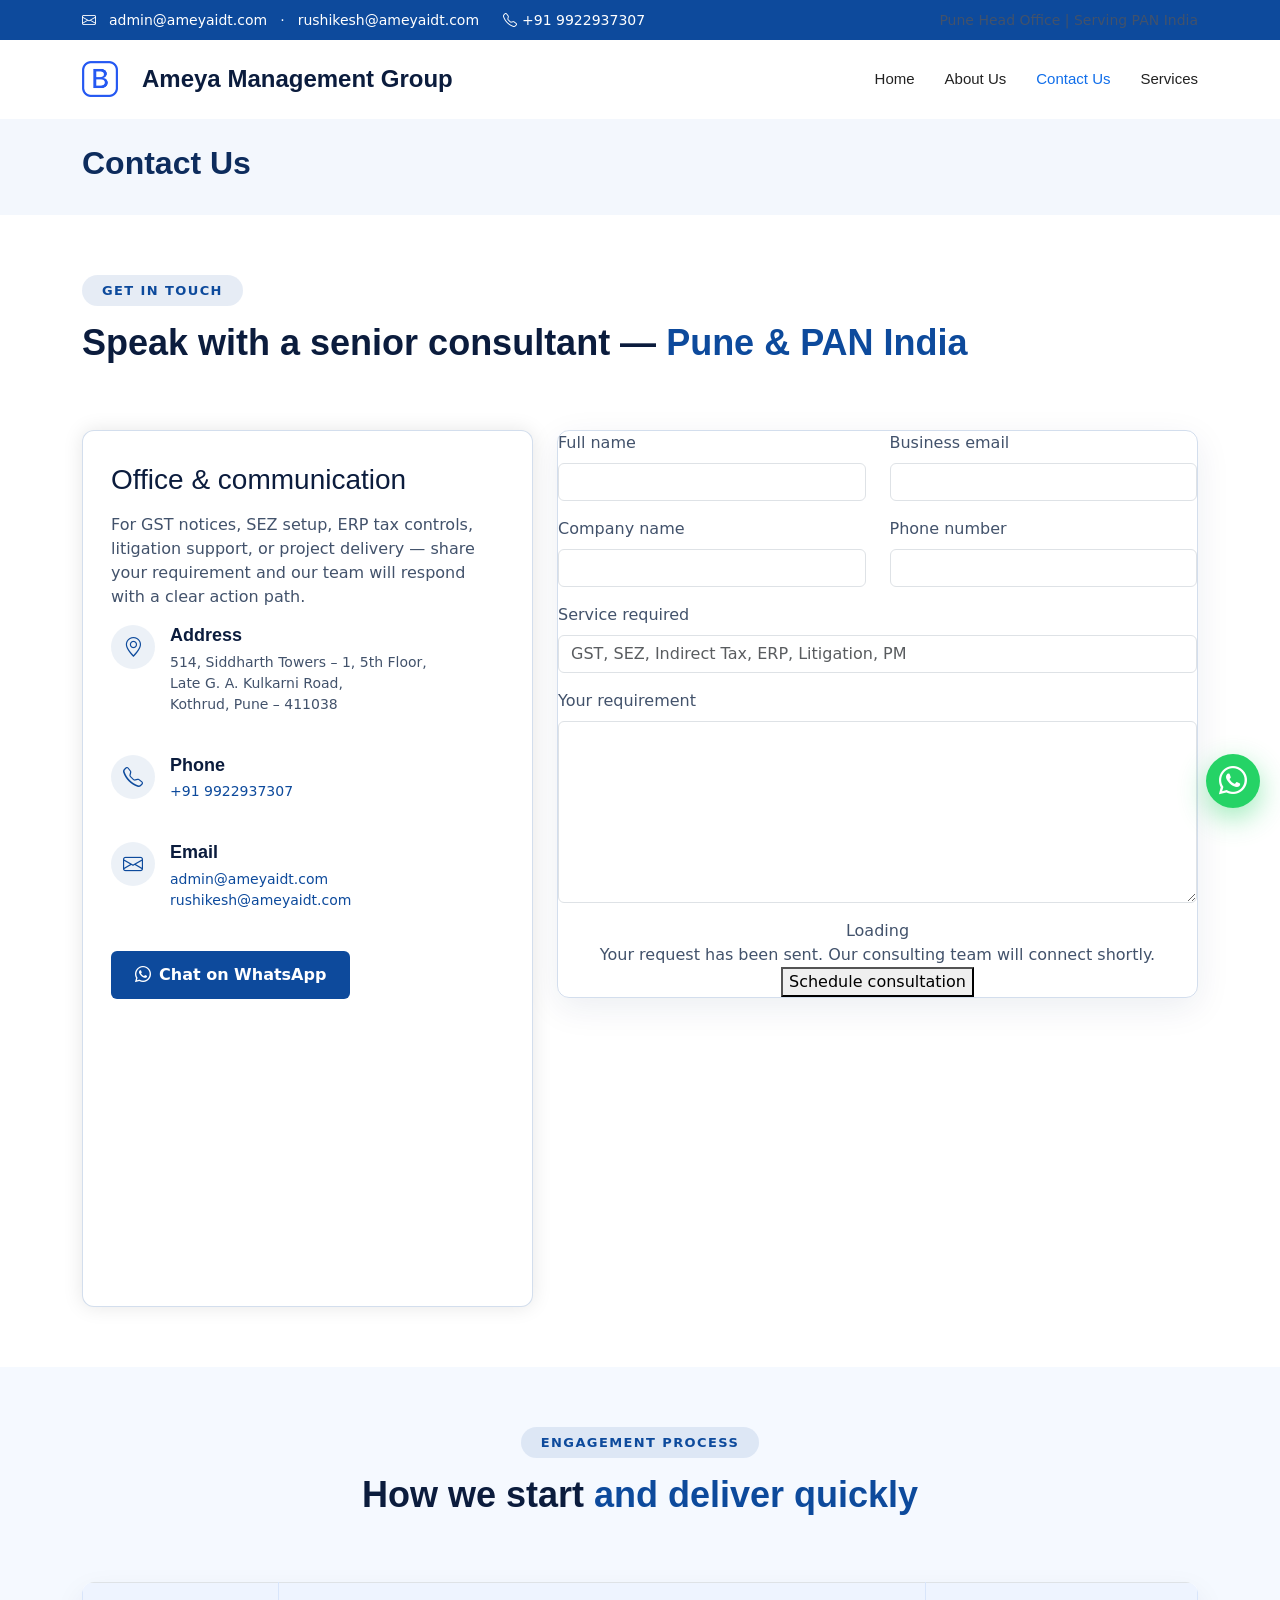
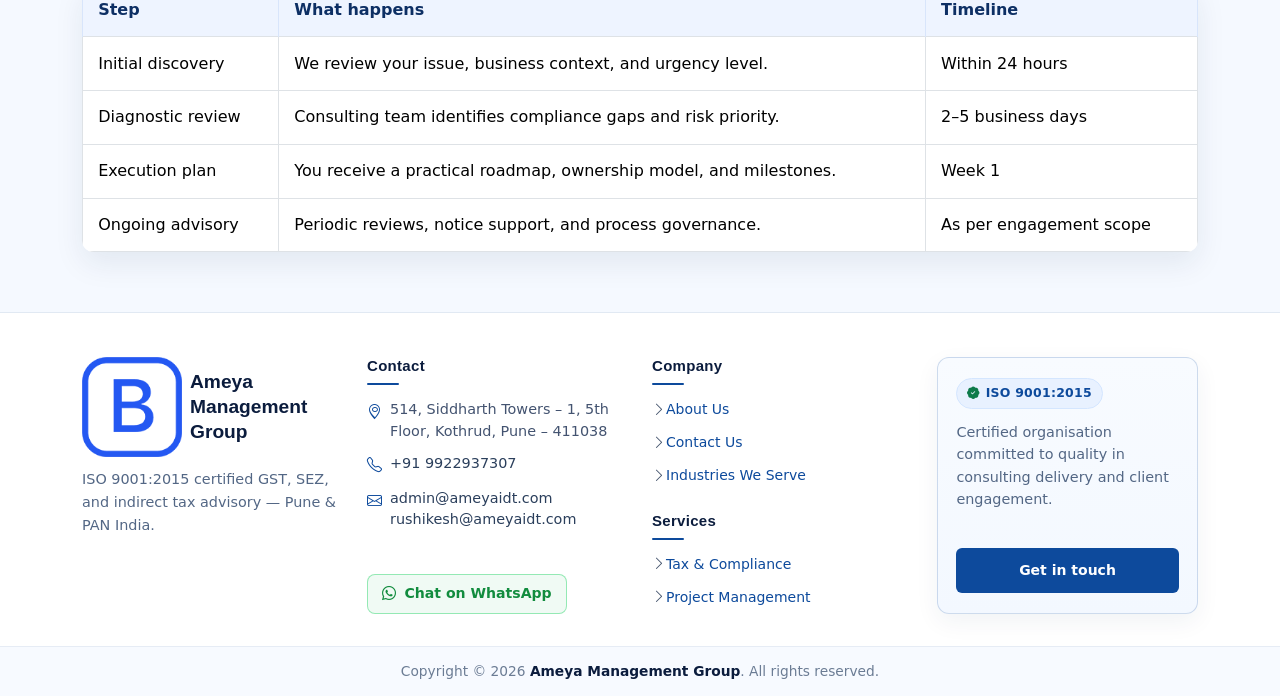
<file: contact.html>
<!DOCTYPE html>
<html lang="en">
<head>
  <meta charset="utf-8">
  <meta content="width=device-width, initial-scale=1.0" name="viewport">
  <title>Contact Us | Ameya Management Group | Pune</title>
  <meta name="description" content="Contact Ameya Management Group in Pune — GST, SEZ, indirect tax, ERP, and litigation advisory. Phone +91 9922937307, admin@ameyaidt.com.">
  <meta name="keywords" content="contact GST Consultant Pune, Ameya Management Group, SEZ Consultant India, Pune Kothrud">
  <link href="assets/vendor/bootstrap/css/bootstrap.min.css" rel="stylesheet">
  <link href="assets/vendor/bootstrap-icons/bootstrap-icons.css" rel="stylesheet">
  <link href="assets/vendor/aos/aos.css" rel="stylesheet">
  <link href="assets/css/main.css" rel="stylesheet">
  <script type="application/ld+json" data-schema="organization">{"@context":"https://schema.org","@type":"Organization","name":"Ameya Management Group","url":"https://www.ameyagroup.in/","logo":"https://www.ameyagroup.in/assets/img/logo.png","email":"admin@ameyaidt.com","telephone":"+91-9922937307","sameAs":[]}</script>
  <script type="application/ld+json" data-schema="localbusiness">{"@context":"https://schema.org","@type":"LocalBusiness","name":"Ameya Management Group","image":"https://www.ameyagroup.in/assets/img/about.jpg","url":"https://www.ameyagroup.in/","telephone":"+91-9922937307","email":"admin@ameyaidt.com","address":{"@type":"PostalAddress","streetAddress":"514, Siddharth Towers – 1, 5th Floor, Late G. A. Kulkarni Road, Kothrud","addressLocality":"Pune","addressRegion":"Maharashtra","postalCode":"411038","addressCountry":"IN"},"areaServed":"India","priceRange":"$$"}</script>
</head>
<body>
  <header id="header" class="header sticky-top">
  <div class="topbar d-flex align-items-center">
    <div class="container d-flex justify-content-between flex-wrap gap-2 py-1 py-md-0">
      <div class="contact-info d-flex align-items-center flex-wrap gap-2 gap-xl-3">
        <i class="bi bi-envelope d-flex align-items-center flex-wrap gap-2 topbar-email-line">
          <a href="mailto:admin@ameyaidt.com">admin@ameyaidt.com</a>
          <span class="topbar-email-sep d-none d-sm-inline" aria-hidden="true">·</span>
          <a href="mailto:rushikesh@ameyaidt.com" class="d-none d-sm-inline">rushikesh@ameyaidt.com</a>
        </i>
        <i class="bi bi-telephone d-flex align-items-center ms-xl-2"><a href="tel:+919922937307">+91 9922937307</a></i>
      </div>
      <div class="d-none d-md-block">Pune Head Office | Serving PAN India</div>
    </div>
  </div>
  <div class="branding">
    <div class="container d-flex align-items-center justify-content-between">
      <a href="index.html" class="logo d-flex align-items-center gap-2 gap-md-3">
        <img src="assets/img/logo.png" alt="Ameya Management Group" class="site-logo-img" width="132" height="44" decoding="async">
        <h1 class="sitename mb-0">Ameya Management Group</h1>
      </a>
      <nav id="navmenu" class="navmenu">
        <ul>
          <li><a href="index.html" >Home</a></li>
          <li><a href="about.html" >About Us</a></li>
          <li><a href="contact.html" class="active">Contact Us</a></li>
          <li><a href="services.html" >Services</a></li>
        </ul>
        <i class="mobile-nav-toggle d-xl-none bi bi-list"></i>
      </nav>
    </div>
  </div>
</header>




  <main class="main">
    <div class="page-title"><div class="container"><h1>Contact Us</h1></div></div>

    <section class="contact section" id="contact">
      <div class="container" data-aos="fade-up">
        <div class="section-title text-start">
          <h2>Get in touch</h2>
          <p>Speak with a senior consultant — <span class="description-title">Pune &amp; PAN India</span></p>
        </div>
      </div>
      <div class="container"><div class="row gy-4">
        <div class="col-lg-5" data-aos="fade-right"><div class="info-wrap">
          <h3 class="mb-3">Office &amp; communication</h3>
          <p>For GST notices, SEZ setup, ERP tax controls, litigation support, or project delivery — share your requirement and our team will respond with a clear action path.</p>
          <div class="info-item d-flex"><i class="bi bi-geo-alt flex-shrink-0"></i><div><h3>Address</h3><p>514, Siddharth Towers – 1, 5th Floor,<br>Late G. A. Kulkarni Road,<br>Kothrud, Pune – 411038</p></div></div>
          <div class="info-item d-flex"><i class="bi bi-telephone flex-shrink-0"></i><div><h3>Phone</h3><p><a href="tel:+919922937307">+91 9922937307</a></p></div></div>
          <div class="info-item d-flex"><i class="bi bi-envelope flex-shrink-0"></i><div><h3>Email</h3><p><a href="mailto:admin@ameyaidt.com">admin@ameyaidt.com</a><br><a href="mailto:rushikesh@ameyaidt.com">rushikesh@ameyaidt.com</a></p></div></div>
          <p class="mt-3 mb-2"><a href="https://wa.me/919922937307" class="btn-get-started d-inline-flex align-items-center gap-2" target="_blank" rel="noopener noreferrer"><i class="bi bi-whatsapp"></i> Chat on WhatsApp</a></p>
          <iframe src="https://www.google.com/maps?q=Siddharth+Towers+Kothrud+Pune+411038&output=embed" style="border:0;width:100%;height:260px;border-radius:12px;" loading="lazy" title="Pune office map"></iframe>
        </div></div>
        <div class="col-lg-7" data-aos="fade-left">
          <form method="post" class="contact-form" id="contact-whatsapp-form" novalidate>
            <div class="row gy-3">
              <div class="col-md-6"><label class="pb-2" for="name-field">Full name</label><input type="text" id="name-field" name="name" class="form-control" required></div>
              <div class="col-md-6"><label class="pb-2" for="email-field">Business email</label><input type="email" id="email-field" name="email" class="form-control" required></div>
              <div class="col-md-6"><label class="pb-2" for="company-field">Company name</label><input type="text" id="company-field" name="company" class="form-control" required></div>
              <div class="col-md-6"><label class="pb-2" for="phone-field">Phone number</label><input type="text" id="phone-field" name="phone" class="form-control" required></div>
              <div class="col-md-12"><label class="pb-2" for="service-field">Service required</label><input type="text" id="service-field" name="subject" class="form-control" placeholder="GST, SEZ, Indirect Tax, ERP, Litigation, PM" required></div>
              <div class="col-md-12"><label class="pb-2" for="message-field">Your requirement</label><textarea id="message-field" name="message" rows="7" class="form-control" required></textarea></div>
              <div class="col-md-12 text-center"><div class="loading">Loading</div><div class="error-message"></div><div class="sent-message">Your request has been sent. Our consulting team will connect shortly.</div><button type="submit">Schedule consultation</button></div>
            </div>
          </form>
        </div>
      </div></div>
    </section>

    <section class="section light-background">
      <div class="container section-title"><h2>Engagement process</h2><p>How we start <span class="description-title">and deliver quickly</span></p></div>
      <div class="container">
        <div class="table-responsive" data-aos="fade-up">
          <table class="table table-bordered align-middle">
            <thead>
              <tr>
                <th>Step</th>
                <th>What happens</th>
                <th>Timeline</th>
              </tr>
            </thead>
            <tbody>
              <tr>
                <td>Initial discovery</td>
                <td>We review your issue, business context, and urgency level.</td>
                <td>Within 24 hours</td>
              </tr>
              <tr>
                <td>Diagnostic review</td>
                <td>Consulting team identifies compliance gaps and risk priority.</td>
                <td>2–5 business days</td>
              </tr>
              <tr>
                <td>Execution plan</td>
                <td>You receive a practical roadmap, ownership model, and milestones.</td>
                <td>Week 1</td>
              </tr>
              <tr>
                <td>Ongoing advisory</td>
                <td>Periodic reviews, notice support, and process governance.</td>
                <td>As per engagement scope</td>
              </tr>
            </tbody>
          </table>
        </div>
      </div>
    </section>
  </main>

  <footer id="footer" class="footer site-footer">
  <div class="footer-main">
    <div class="container footer-top">
      <div class="row g-4 align-items-stretch footer-grid">
        <div class="col-lg-3 col-md-6 footer-brand">
          <a href="index.html" class="footer-brand-link d-flex align-items-center gap-2">
            <img src="assets/img/logo.png" alt="Ameya Management Group" width="100" height="34" class="footer-logo-img" decoding="async">
            <span class="sitename">Ameya Management Group</span>
          </a>
          <p class="footer-tagline">ISO 9001:2015 certified GST, SEZ, and indirect tax advisory — Pune &amp; PAN India.</p>
        </div>
        <div class="col-lg-3 col-md-6 footer-contact-col">
          <h4>Contact</h4>
          <ul class="footer-contact-list list-unstyled mb-0">
            <li class="footer-contact-item">
              <i class="bi bi-geo-alt" aria-hidden="true"></i>
              <span>514, Siddharth Towers – 1, 5th Floor, Kothrud, Pune – 411038</span>
            </li>
            <li class="footer-contact-item">
              <i class="bi bi-telephone" aria-hidden="true"></i>
              <a href="tel:+919922937307">+91 9922937307</a>
            </li>
            <li class="footer-contact-item">
              <i class="bi bi-envelope" aria-hidden="true"></i>
              <span>
                <a href="mailto:admin@ameyaidt.com">admin@ameyaidt.com</a><br>
                <a href="mailto:rushikesh@ameyaidt.com">rushikesh@ameyaidt.com</a>
              </span>
            </li>
          </ul>
          <a href="https://wa.me/919922937307" class="footer-whatsapp-link" target="_blank" rel="noopener noreferrer">
            <i class="bi bi-whatsapp" aria-hidden="true"></i> Chat on WhatsApp
          </a>
        </div>
        <div class="col-lg-3 col-md-6 footer-nav-col">
          <h4>Company</h4>
          <ul class="footer-links list-unstyled mb-0">
            <li><i class="bi bi-chevron-right" aria-hidden="true"></i><a href="about.html">About Us</a></li>
            <li><i class="bi bi-chevron-right" aria-hidden="true"></i><a href="contact.html">Contact Us</a></li>
            <li><i class="bi bi-chevron-right" aria-hidden="true"></i><a href="services.html#industries-we-serve">Industries We Serve</a></li>
          </ul>
          <h4 class="footer-nav-sub">Services</h4>
          <ul class="footer-links list-unstyled mb-0">
            <li><i class="bi bi-chevron-right" aria-hidden="true"></i><a href="services.html">Tax &amp; Compliance</a></li>
            <li><i class="bi bi-chevron-right" aria-hidden="true"></i><a href="services.html#pm-engineering">Project Management</a></li>
          </ul>
        </div>
        <div class="col-lg-3 col-md-6 footer-cta-col">
          <div class="footer-iso-box h-100 d-flex flex-column">
            <span class="footer-iso-badge"><i class="bi bi-patch-check-fill" aria-hidden="true"></i> ISO 9001:2015</span>
            <p class="flex-grow-1">Certified organisation committed to quality in consulting delivery and client engagement.</p>
            <a href="contact.html" class="btn-get-started footer-cta-btn">Get in touch</a>
          </div>
        </div>
      </div>
    </div>
  </div>
  <div class="footer-bottom">
    <div class="container copyright text-center">
      <p>Copyright © 2026 <strong class="sitename">Ameya Management Group</strong>. All rights reserved.</p>
    </div>
  </div>
</footer>

<a href="https://wa.me/919922937307" class="whatsapp-float d-flex align-items-center justify-content-center" target="_blank" rel="noopener noreferrer" title="Chat on WhatsApp" aria-label="Chat on WhatsApp"><i class="bi bi-whatsapp"></i></a>
<a href="#" id="scroll-top" class="scroll-top d-flex align-items-center justify-content-center"><i class="bi bi-arrow-up-short"></i></a>
  <script src="assets/vendor/bootstrap/js/bootstrap.bundle.min.js"></script>
  <script src="assets/vendor/aos/aos.js"></script>
  <script src="assets/js/main.js"></script>
  <script>
    (function () {
      const contactForm = document.getElementById('contact-whatsapp-form');

      if (!contactForm) return;

      contactForm.addEventListener('submit', function (event) {
        event.preventDefault();

        contactForm.querySelector('.error-message')?.classList.remove('d-block');
        contactForm.querySelector('.sent-message')?.classList.remove('d-block');

        const name = document.getElementById('name-field')?.value.trim() || '';
        const email = document.getElementById('email-field')?.value.trim() || '';
        const company = document.getElementById('company-field')?.value.trim() || '';
        const phone = document.getElementById('phone-field')?.value.trim() || '';
        const service = document.getElementById('service-field')?.value.trim() || '';
        const requirement = document.getElementById('message-field')?.value.trim() || '';

        const message = [
          'Dear Ameya Management Group Team,',
          '',
          'I would like to request a consultation. Please find my details below:',
          '',
          `Full Name: ${name}`,
          `Business Email: ${email}`,
          `Company Name: ${company}`,
          `Phone Number: ${phone}`,
          `Service Required: ${service}`,
          `Requirement: ${requirement}`,
          '',
          'Kindly get in touch with me at your earliest convenience.',
          '',
          'Regards,',
          name || 'Prospective Client'
        ].join('\n');

        const whatsappUrl = `https://wa.me/919922937307?text=${encodeURIComponent(message)}`;
        window.open(whatsappUrl, '_blank', 'noopener,noreferrer');
        contactForm.querySelector('.sent-message')?.classList.add('d-block');
      });
    })();
  </script>
</body>
</html>
</file>
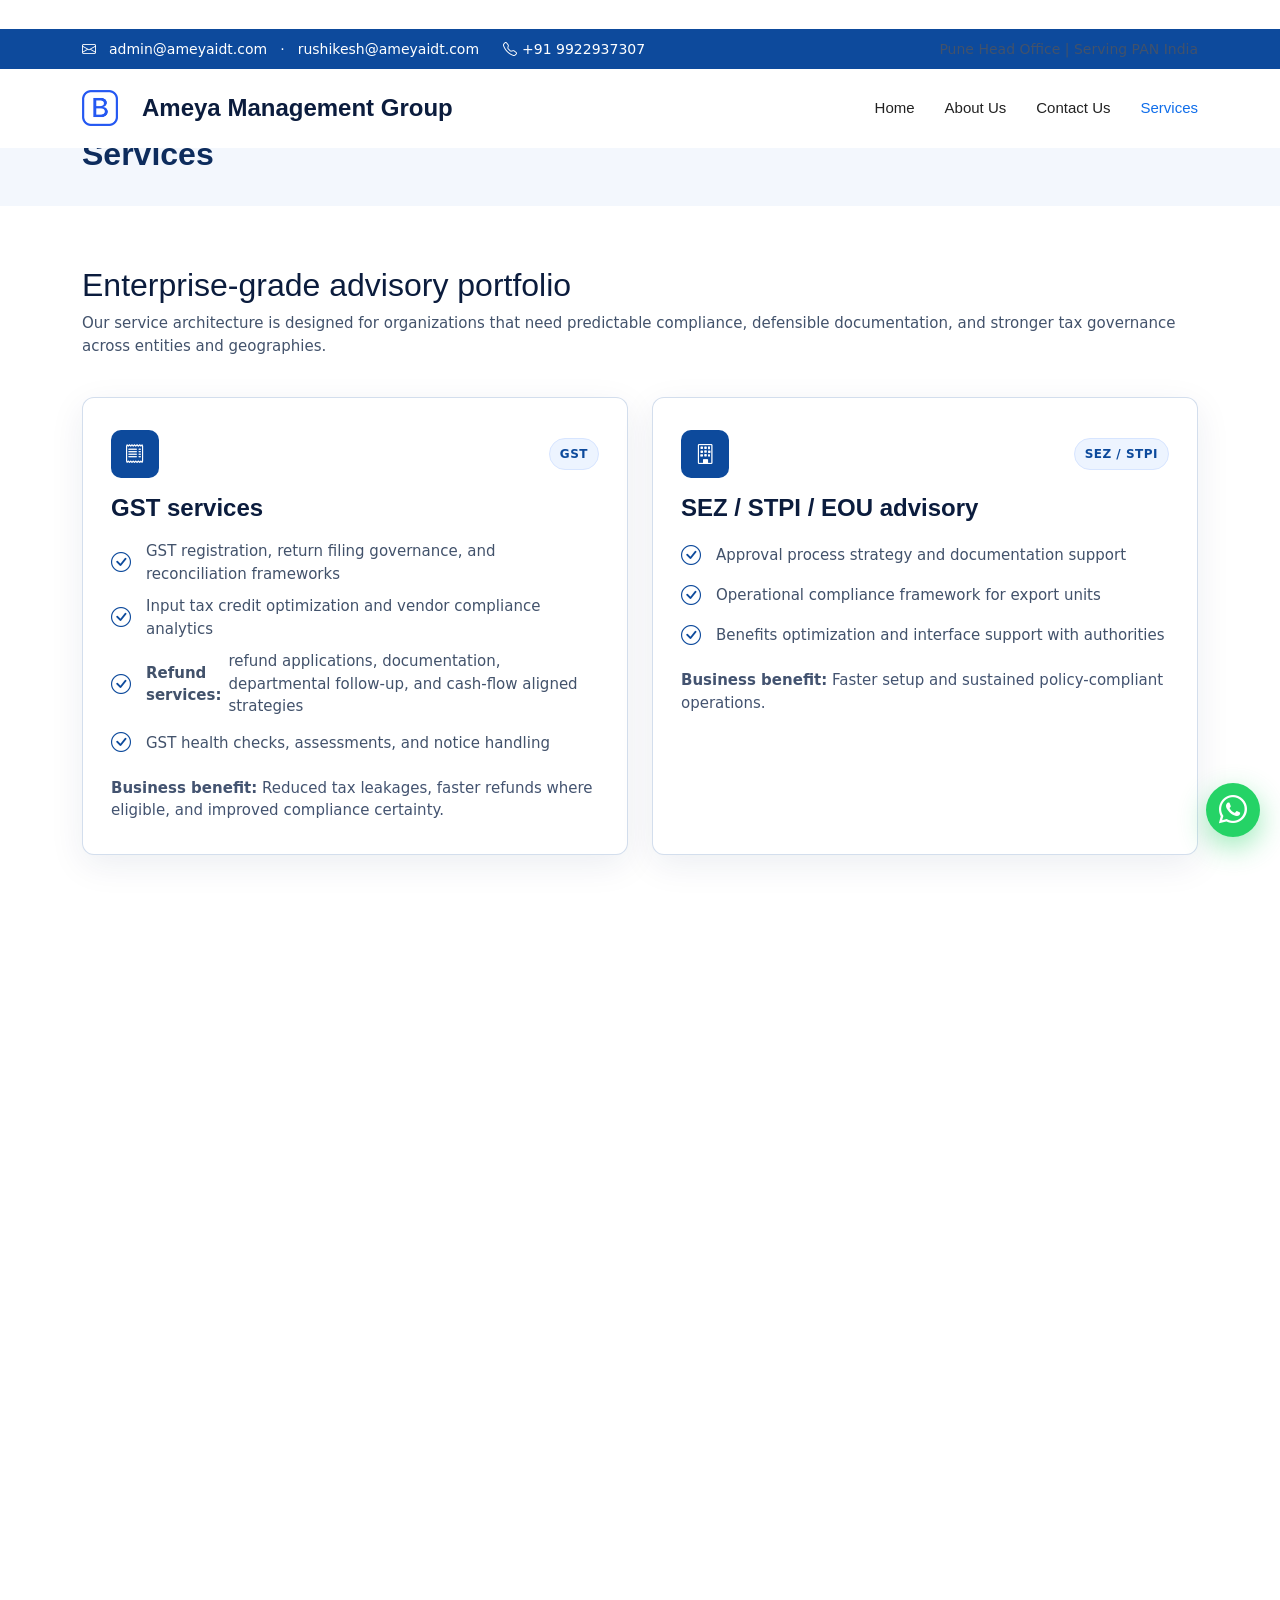
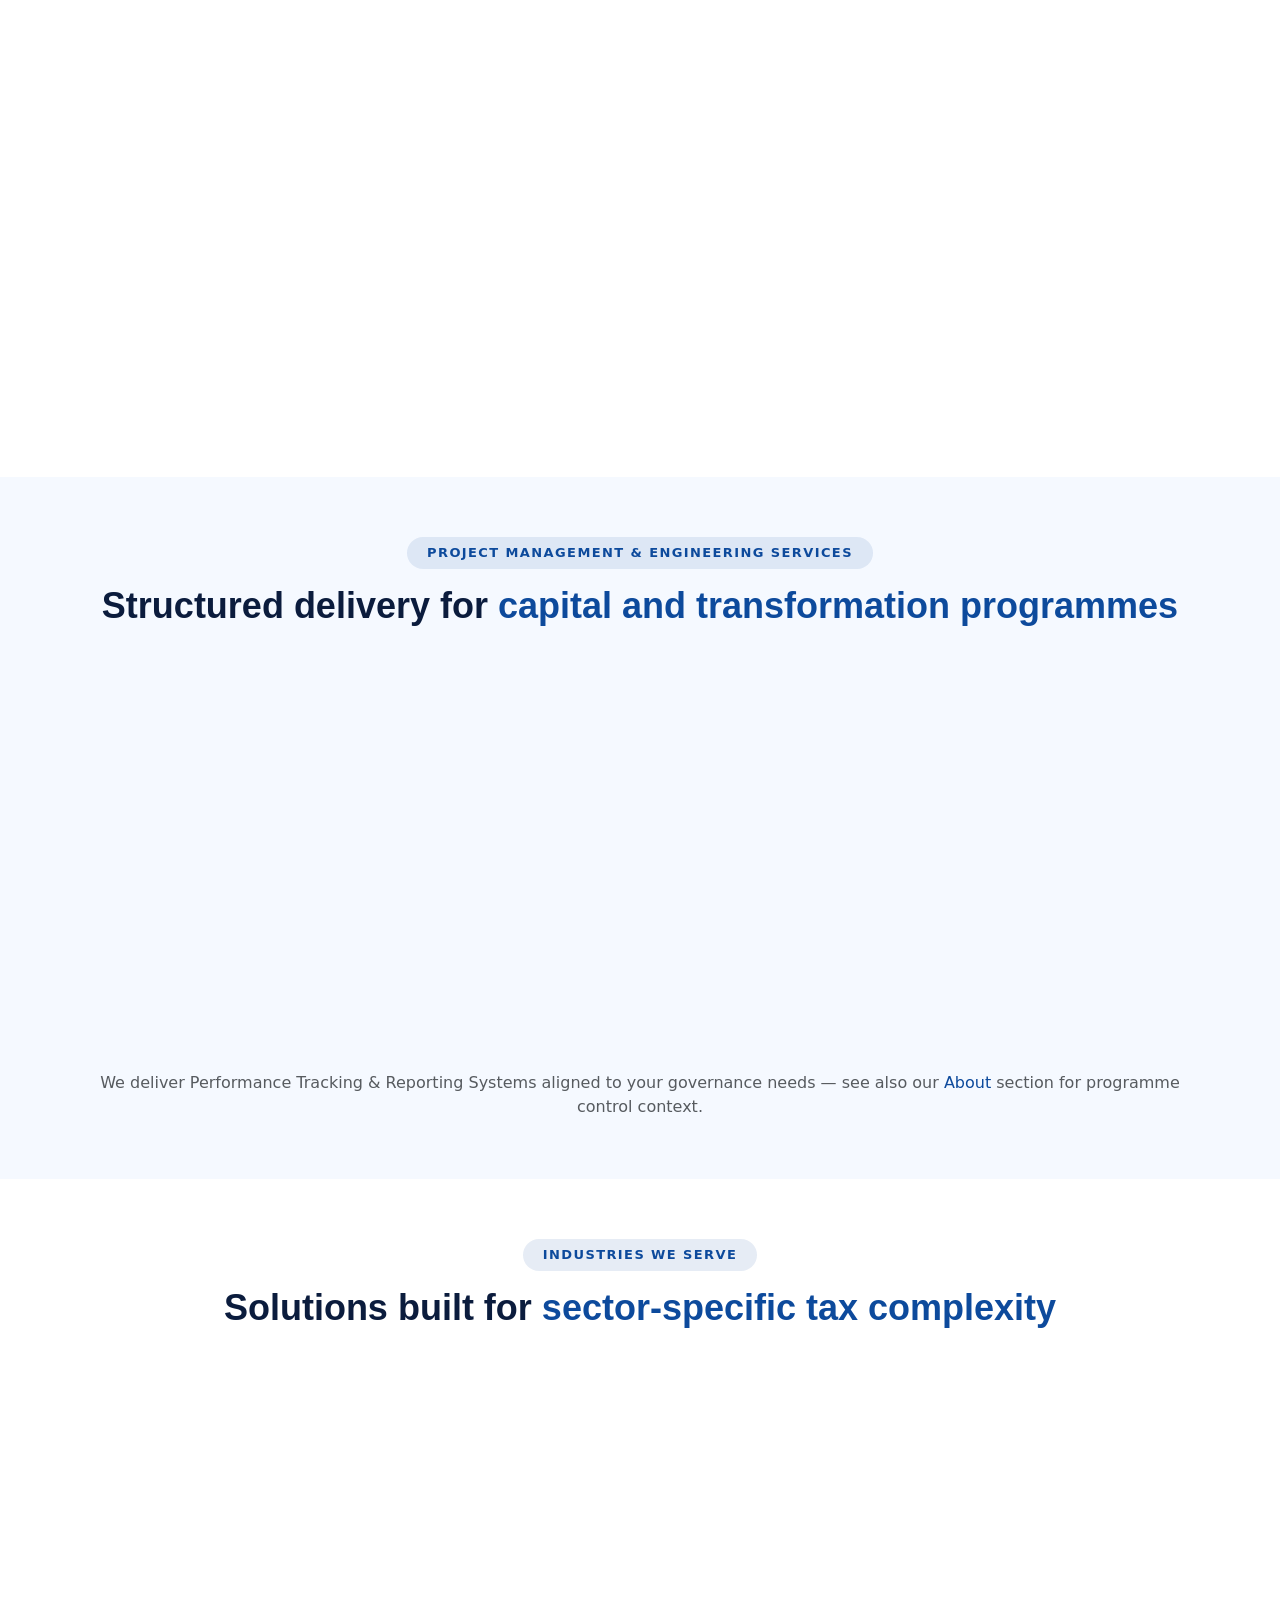
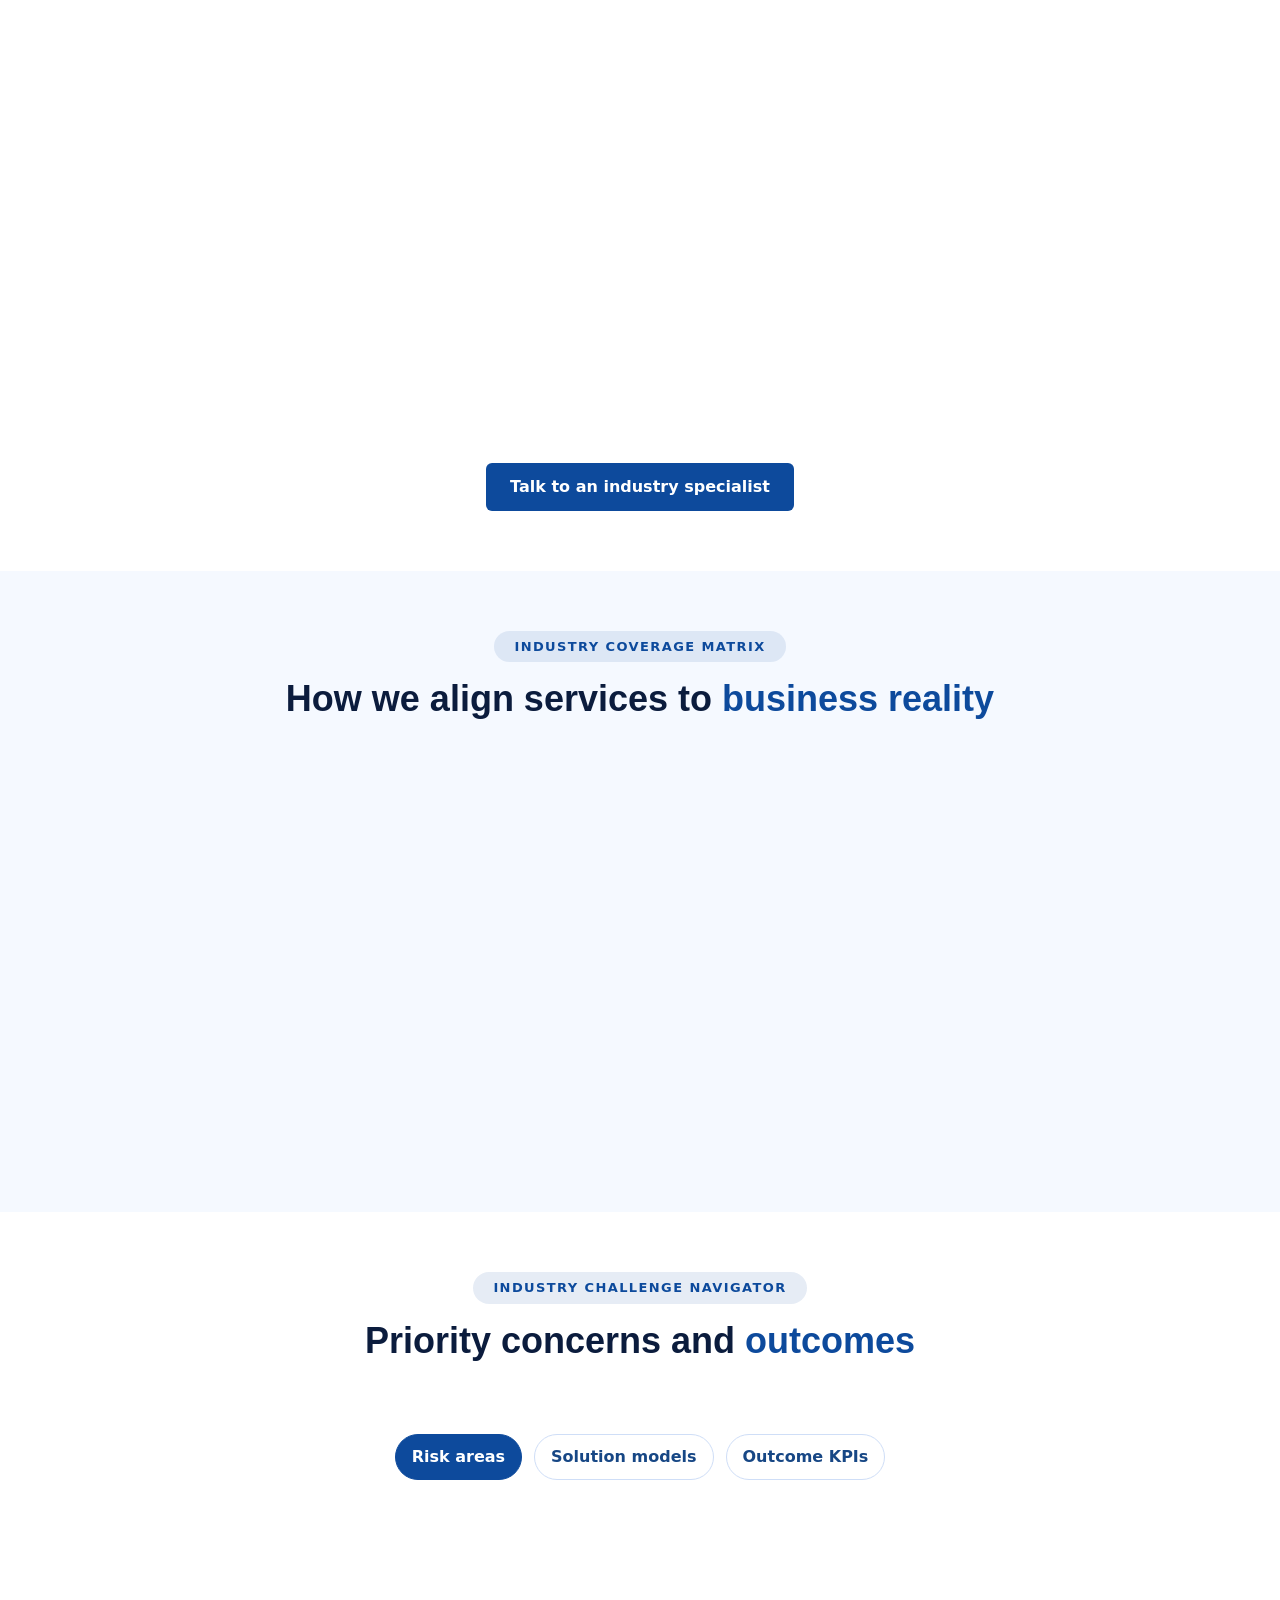
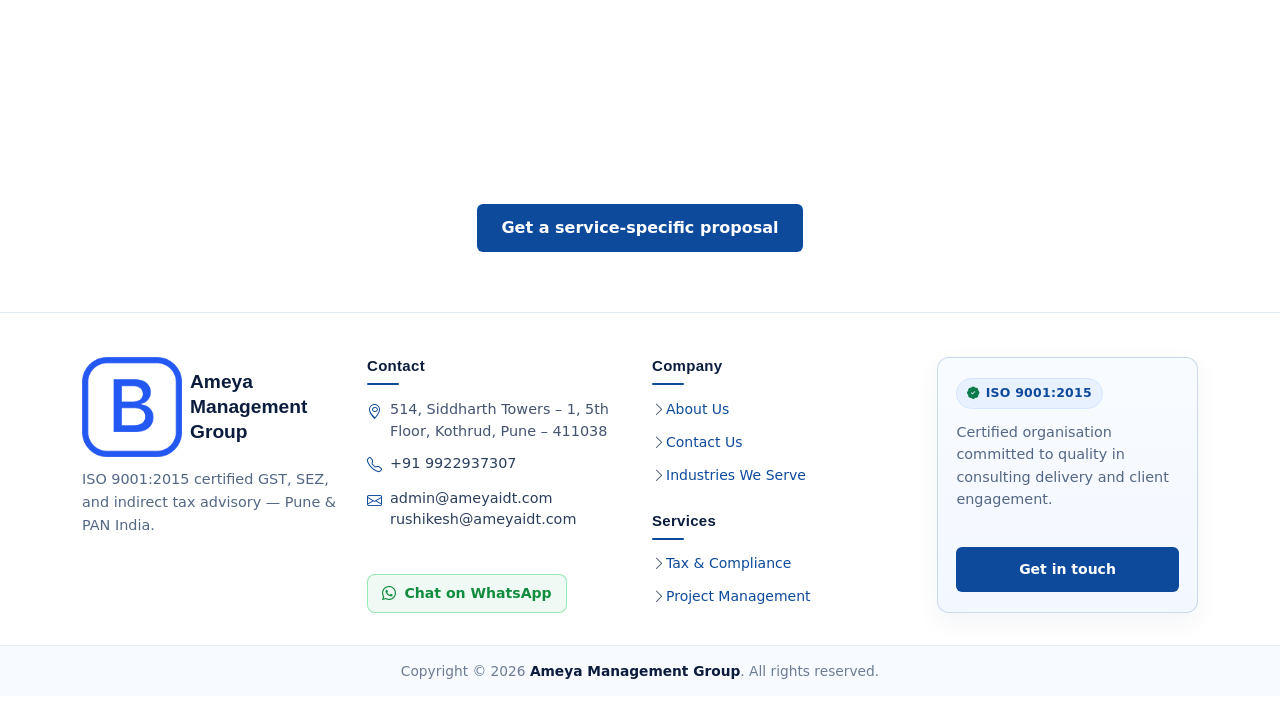
<file: industries.html>
<!DOCTYPE html>
<html lang="en">
<head>
  <meta charset="utf-8">
  <meta name="viewport" content="width=device-width, initial-scale=1">
  <meta http-equiv="refresh" content="0; url=services.html#industries-we-serve">
  <link rel="canonical" href="services.html#industries-we-serve">
  <title>Redirecting to Industries we serve</title>
</head>
<body>
  <p>This page has moved. <a href="services.html#industries-we-serve">Continue to Industries we serve</a>.</p>
</body>
</html>
</file>
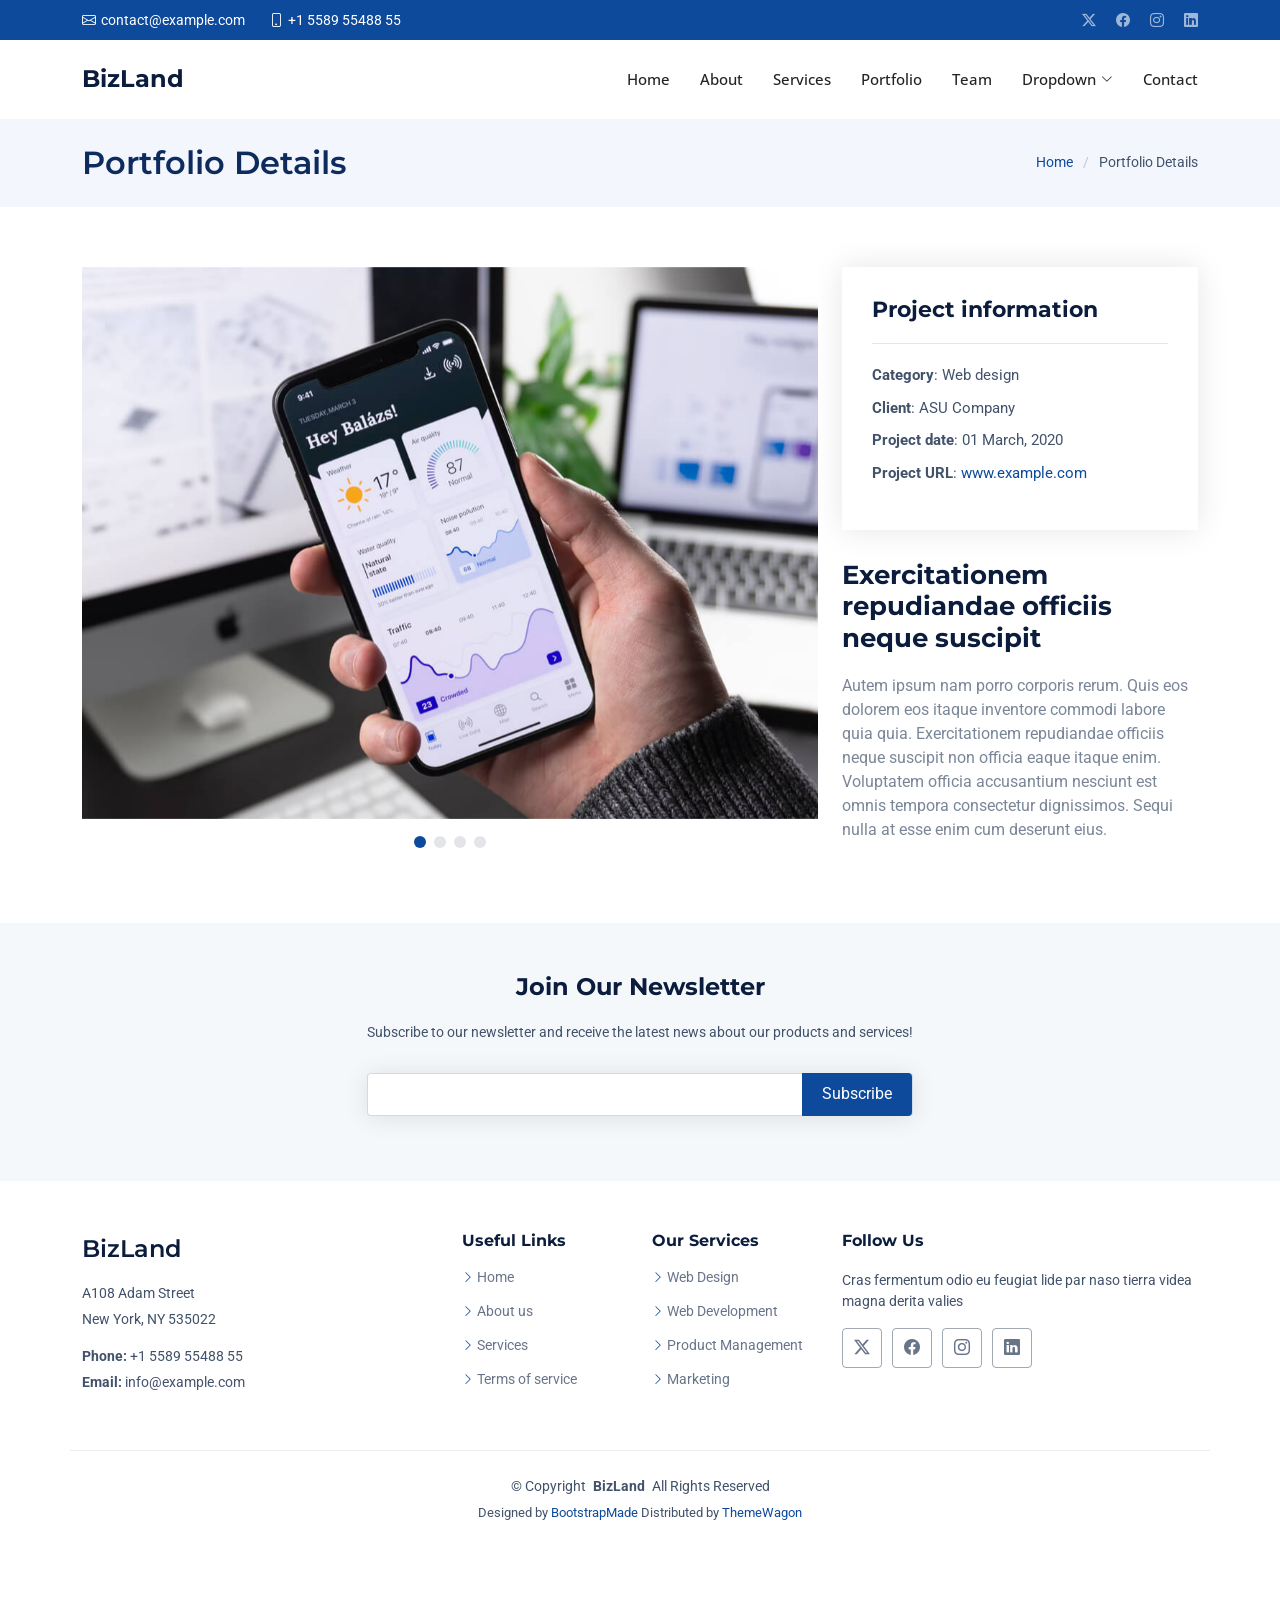
<file: portfolio-details.html>
<!DOCTYPE html>
<html lang="en">

<head>
  <meta charset="utf-8">
  <meta content="width=device-width, initial-scale=1.0" name="viewport">
  <title>Portfolio Details - BizLand Bootstrap Template</title>
  <meta name="description" content="">
  <meta name="keywords" content="">

  <!-- Favicons -->
    <!-- <link href="assets/img/apple-touch-icon.png" rel="apple-touch-icon"> -->

  <!-- Fonts -->
  <link href="https://fonts.googleapis.com" rel="preconnect">
  <link href="https://fonts.gstatic.com" rel="preconnect" crossorigin>
  <link href="https://fonts.googleapis.com/css2?family=Roboto:ital,wght@0,100;0,300;0,400;0,500;0,700;0,900;1,100;1,300;1,400;1,500;1,700;1,900&family=Open+Sans:ital,wght@0,300;0,400;0,500;0,600;0,700;0,800;1,300;1,400;1,500;1,600;1,700;1,800&family=Montserrat:ital,wght@0,100;0,200;0,300;0,400;0,500;0,600;0,700;0,800;0,900;1,100;1,200;1,300;1,400;1,500;1,600;1,700;1,800;1,900&display=swap" rel="stylesheet">

  <!-- Vendor CSS Files -->
  <link href="assets/vendor/bootstrap/css/bootstrap.min.css" rel="stylesheet">
  <link href="assets/vendor/bootstrap-icons/bootstrap-icons.css" rel="stylesheet">
  <link href="assets/vendor/aos/aos.css" rel="stylesheet">
  <link href="assets/vendor/glightbox/css/glightbox.min.css" rel="stylesheet">
  <link href="assets/vendor/swiper/swiper-bundle.min.css" rel="stylesheet">

  <!-- Main CSS File -->
  <link href="assets/css/main.css" rel="stylesheet">

  <!-- =======================================================
  * Template Name: BizLand
  * Template URL: https://bootstrapmade.com/bizland-bootstrap-business-template/
  * Updated: Aug 07 2024 with Bootstrap v5.3.3
  * Author: BootstrapMade.com
  * License: https://bootstrapmade.com/license/
  ======================================================== -->
</head>

<body class="portfolio-details-page">

  <header id="header" class="header sticky-top">

    <div class="topbar d-flex align-items-center">
      <div class="container d-flex justify-content-center justify-content-md-between">
        <div class="contact-info d-flex align-items-center">
          <i class="bi bi-envelope d-flex align-items-center"><a href="mailto:contact@example.com">contact@example.com</a></i>
          <i class="bi bi-phone d-flex align-items-center ms-4"><span>+1 5589 55488 55</span></i>
        </div>
        <div class="social-links d-none d-md-flex align-items-center">
          <a href="#" class="twitter"><i class="bi bi-twitter-x"></i></a>
          <a href="#" class="facebook"><i class="bi bi-facebook"></i></a>
          <a href="#" class="instagram"><i class="bi bi-instagram"></i></a>
          <a href="#" class="linkedin"><i class="bi bi-linkedin"></i></a>
        </div>
      </div>
    </div><!-- End Top Bar -->

    <div class="branding d-flex align-items-cente">

      <div class="container position-relative d-flex align-items-center justify-content-between">
        <a href="index.html" class="logo d-flex align-items-center">
          <!-- Uncomment the line below if you also wish to use an image logo -->
          <!-- <img src="assets/img/logo.png" alt=""> -->
          <h1 class="sitename">BizLand</h1>
        </a>

        <nav id="navmenu" class="navmenu">
          <ul>
            <li><a href="#hero">Home</a></li>
            <li><a href="#about">About</a></li>
            <li><a href="#services">Services</a></li>
            <li><a href="#portfolio">Portfolio</a></li>
            <li><a href="#team">Team</a></li>
            <li class="dropdown"><a href="#"><span>Dropdown</span> <i class="bi bi-chevron-down toggle-dropdown"></i></a>
              <ul>
                <li><a href="#">Dropdown 1</a></li>
                <li class="dropdown"><a href="#"><span>Deep Dropdown</span> <i class="bi bi-chevron-down toggle-dropdown"></i></a>
                  <ul>
                    <li><a href="#">Deep Dropdown 1</a></li>
                    <li><a href="#">Deep Dropdown 2</a></li>
                    <li><a href="#">Deep Dropdown 3</a></li>
                    <li><a href="#">Deep Dropdown 4</a></li>
                    <li><a href="#">Deep Dropdown 5</a></li>
                  </ul>
                </li>
                <li><a href="#">Dropdown 2</a></li>
                <li><a href="#">Dropdown 3</a></li>
                <li><a href="#">Dropdown 4</a></li>
              </ul>
            </li>
            <li><a href="#contact">Contact</a></li>
          </ul>
          <i class="mobile-nav-toggle d-xl-none bi bi-list"></i>
        </nav>

      </div>

    </div>

  </header>

  <main class="main">

    <!-- Page Title -->
    <div class="page-title" data-aos="fade">
      <div class="container d-lg-flex justify-content-between align-items-center">
        <h1 class="mb-2 mb-lg-0">Portfolio Details</h1>
        <nav class="breadcrumbs">
          <ol>
            <li><a href="index.html">Home</a></li>
            <li class="current">Portfolio Details</li>
          </ol>
        </nav>
      </div>
    </div><!-- End Page Title -->

    <!-- Portfolio Details Section -->
    <section id="portfolio-details" class="portfolio-details section">

      <div class="container" data-aos="fade-up" data-aos-delay="100">

        <div class="row gy-4">

          <div class="col-lg-8">
            <div class="portfolio-details-slider swiper init-swiper">

              <script type="application/json" class="swiper-config">
                {
                  "loop": true,
                  "speed": 600,
                  "autoplay": {
                    "delay": 5000
                  },
                  "slidesPerView": "auto",
                  "pagination": {
                    "el": ".swiper-pagination",
                    "type": "bullets",
                    "clickable": true
                  }
                }
              </script>

              <div class="swiper-wrapper align-items-center">

                <div class="swiper-slide">
                  <img src="assets/img/portfolio/app-1.jpg" alt="">
                </div>

                <div class="swiper-slide">
                  <img src="assets/img/portfolio/product-1.jpg" alt="">
                </div>

                <div class="swiper-slide">
                  <img src="assets/img/portfolio/branding-1.jpg" alt="">
                </div>

                <div class="swiper-slide">
                  <img src="assets/img/portfolio/books-1.jpg" alt="">
                </div>

              </div>
              <div class="swiper-pagination"></div>
            </div>
          </div>

          <div class="col-lg-4">
            <div class="portfolio-info" data-aos="fade-up" data-aos-delay="200">
              <h3>Project information</h3>
              <ul>
                <li><strong>Category</strong>: Web design</li>
                <li><strong>Client</strong>: ASU Company</li>
                <li><strong>Project date</strong>: 01 March, 2020</li>
                <li><strong>Project URL</strong>: <a href="#">www.example.com</a></li>
              </ul>
            </div>
            <div class="portfolio-description" data-aos="fade-up" data-aos-delay="300">
              <h2>Exercitationem repudiandae officiis neque suscipit</h2>
              <p>
                Autem ipsum nam porro corporis rerum. Quis eos dolorem eos itaque inventore commodi labore quia quia. Exercitationem repudiandae officiis neque suscipit non officia eaque itaque enim. Voluptatem officia accusantium nesciunt est omnis tempora consectetur dignissimos. Sequi nulla at esse enim cum deserunt eius.
              </p>
            </div>
          </div>

        </div>

      </div>

    </section><!-- /Portfolio Details Section -->

  </main>

  <footer id="footer" class="footer">

    <div class="footer-newsletter">
      <div class="container">
        <div class="row justify-content-center text-center">
          <div class="col-lg-6">
            <h4>Join Our Newsletter</h4>
            <p>Subscribe to our newsletter and receive the latest news about our products and services!</p>
            <form action="forms/newsletter.php" method="post" class="php-email-form">
              <div class="newsletter-form"><input type="email" name="email"><input type="submit" value="Subscribe"></div>
              <div class="loading">Loading</div>
              <div class="error-message"></div>
              <div class="sent-message">Your subscription request has been sent. Thank you!</div>
            </form>
          </div>
        </div>
      </div>
    </div>

    <div class="container footer-top">
      <div class="row gy-4">
        <div class="col-lg-4 col-md-6 footer-about">
          <a href="index.html" class="d-flex align-items-center">
            <span class="sitename">BizLand</span>
          </a>
          <div class="footer-contact pt-3">
            <p>A108 Adam Street</p>
            <p>New York, NY 535022</p>
            <p class="mt-3"><strong>Phone:</strong> <span>+1 5589 55488 55</span></p>
            <p><strong>Email:</strong> <span>info@example.com</span></p>
          </div>
        </div>

        <div class="col-lg-2 col-md-3 footer-links">
          <h4>Useful Links</h4>
          <ul>
            <li><i class="bi bi-chevron-right"></i> <a href="#">Home</a></li>
            <li><i class="bi bi-chevron-right"></i> <a href="#">About us</a></li>
            <li><i class="bi bi-chevron-right"></i> <a href="#">Services</a></li>
            <li><i class="bi bi-chevron-right"></i> <a href="#">Terms of service</a></li>
          </ul>
        </div>

        <div class="col-lg-2 col-md-3 footer-links">
          <h4>Our Services</h4>
          <ul>
            <li><i class="bi bi-chevron-right"></i> <a href="#">Web Design</a></li>
            <li><i class="bi bi-chevron-right"></i> <a href="#">Web Development</a></li>
            <li><i class="bi bi-chevron-right"></i> <a href="#">Product Management</a></li>
            <li><i class="bi bi-chevron-right"></i> <a href="#">Marketing</a></li>
          </ul>
        </div>

        <div class="col-lg-4 col-md-12">
          <h4>Follow Us</h4>
          <p>Cras fermentum odio eu feugiat lide par naso tierra videa magna derita valies</p>
          <div class="social-links d-flex">
            <a href=""><i class="bi bi-twitter-x"></i></a>
            <a href=""><i class="bi bi-facebook"></i></a>
            <a href=""><i class="bi bi-instagram"></i></a>
            <a href=""><i class="bi bi-linkedin"></i></a>
          </div>
        </div>

      </div>
    </div>

    <div class="container copyright text-center mt-4">
      <p>© <span>Copyright</span> <strong class="px-1 sitename">BizLand</strong> <span>All Rights Reserved</span></p>
      <div class="credits">
        <!-- All the links in the footer should remain intact. -->
        <!-- You can delete the links only if you've purchased the pro version. -->
        <!-- Licensing information: https://bootstrapmade.com/license/ -->
        <!-- Purchase the pro version with working PHP/AJAX contact form: [buy-url] -->
        Designed by <a href="https://bootstrapmade.com/">BootstrapMade</a> Distributed by <a href=“https://themewagon.com>ThemeWagon
      </div>
    </div>

  </footer>

  <!-- Scroll Top -->
  <a href="#" id="scroll-top" class="scroll-top d-flex align-items-center justify-content-center"><i class="bi bi-arrow-up-short"></i></a>

  <!-- Preloader -->
  <div id="preloader">
    <div></div>
    <div></div>
    <div></div>
    <div></div>
  </div>

  <!-- Vendor JS Files -->
  <script src="assets/vendor/bootstrap/js/bootstrap.bundle.min.js"></script>
  <script src="assets/vendor/php-email-form/validate.js"></script>
  <script src="assets/vendor/aos/aos.js"></script>
  <script src="assets/vendor/glightbox/js/glightbox.min.js"></script>
  <script src="assets/vendor/waypoints/noframework.waypoints.js"></script>
  <script src="assets/vendor/purecounter/purecounter_vanilla.js"></script>
  <script src="assets/vendor/swiper/swiper-bundle.min.js"></script>
  <script src="assets/vendor/imagesloaded/imagesloaded.pkgd.min.js"></script>
  <script src="assets/vendor/isotope-layout/isotope.pkgd.min.js"></script>

  <!-- Main JS File -->
  <script src="assets/js/main.js"></script>

</body>

</html>
</file>
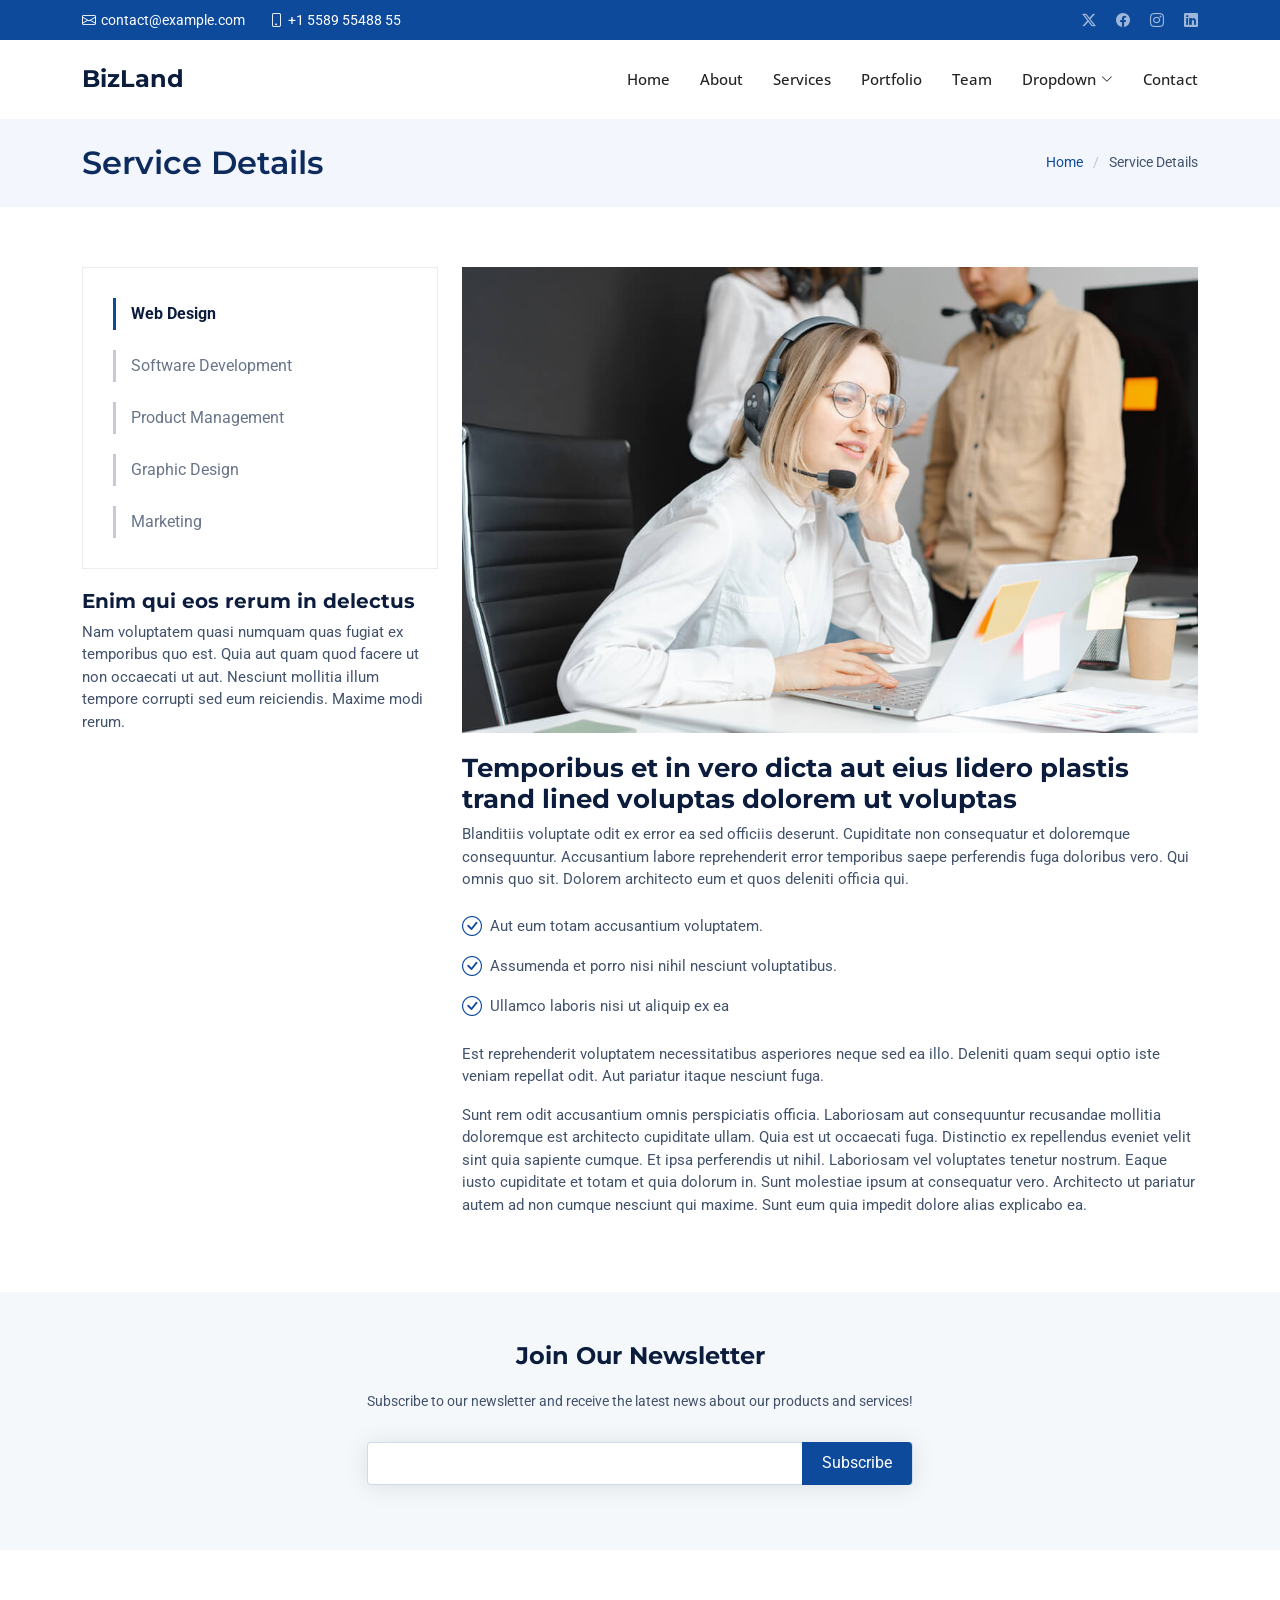
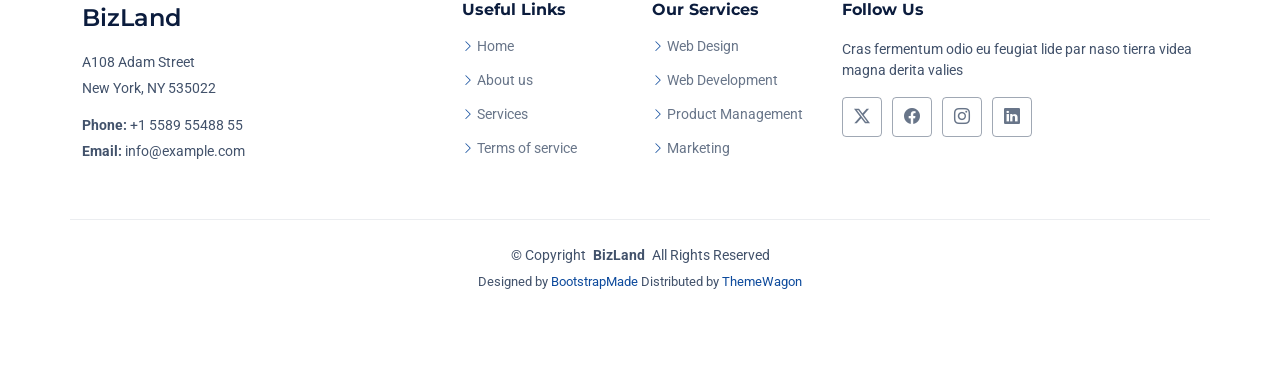
<file: service-details.html>
<!DOCTYPE html>
<html lang="en">

<head>
  <meta charset="utf-8">
  <meta content="width=device-width, initial-scale=1.0" name="viewport">
  <title>Service Details - BizLand Bootstrap Template</title>
  <meta name="description" content="">
  <meta name="keywords" content="">

  <!-- Favicons -->
    <!-- <link href="assets/img/apple-touch-icon.png" rel="apple-touch-icon"> -->
  <!-- Fonts -->
  <link href="https://fonts.googleapis.com" rel="preconnect">
  <link href="https://fonts.gstatic.com" rel="preconnect" crossorigin>
  <link href="https://fonts.googleapis.com/css2?family=Roboto:ital,wght@0,100;0,300;0,400;0,500;0,700;0,900;1,100;1,300;1,400;1,500;1,700;1,900&family=Open+Sans:ital,wght@0,300;0,400;0,500;0,600;0,700;0,800;1,300;1,400;1,500;1,600;1,700;1,800&family=Montserrat:ital,wght@0,100;0,200;0,300;0,400;0,500;0,600;0,700;0,800;0,900;1,100;1,200;1,300;1,400;1,500;1,600;1,700;1,800;1,900&display=swap" rel="stylesheet">

  <!-- Vendor CSS Files -->
  <link href="assets/vendor/bootstrap/css/bootstrap.min.css" rel="stylesheet">
  <link href="assets/vendor/bootstrap-icons/bootstrap-icons.css" rel="stylesheet">
  <link href="assets/vendor/aos/aos.css" rel="stylesheet">
  <link href="assets/vendor/glightbox/css/glightbox.min.css" rel="stylesheet">
  <link href="assets/vendor/swiper/swiper-bundle.min.css" rel="stylesheet">

  <!-- Main CSS File -->
  <link href="assets/css/main.css" rel="stylesheet">

  <!-- =======================================================
  * Template Name: BizLand
  * Template URL: https://bootstrapmade.com/bizland-bootstrap-business-template/
  * Updated: Aug 07 2024 with Bootstrap v5.3.3
  * Author: BootstrapMade.com
  * License: https://bootstrapmade.com/license/
  ======================================================== -->
</head>

<body class="service-details-page">

  <header id="header" class="header sticky-top">

    <div class="topbar d-flex align-items-center">
      <div class="container d-flex justify-content-center justify-content-md-between">
        <div class="contact-info d-flex align-items-center">
          <i class="bi bi-envelope d-flex align-items-center"><a href="mailto:contact@example.com">contact@example.com</a></i>
          <i class="bi bi-phone d-flex align-items-center ms-4"><span>+1 5589 55488 55</span></i>
        </div>
        <div class="social-links d-none d-md-flex align-items-center">
          <a href="#" class="twitter"><i class="bi bi-twitter-x"></i></a>
          <a href="#" class="facebook"><i class="bi bi-facebook"></i></a>
          <a href="#" class="instagram"><i class="bi bi-instagram"></i></a>
          <a href="#" class="linkedin"><i class="bi bi-linkedin"></i></a>
        </div>
      </div>
    </div><!-- End Top Bar -->

    <div class="branding d-flex align-items-cente">

      <div class="container position-relative d-flex align-items-center justify-content-between">
        <a href="index.html" class="logo d-flex align-items-center">
          <!-- Uncomment the line below if you also wish to use an image logo -->
          <!-- <img src="assets/img/logo.png" alt=""> -->
          <h1 class="sitename">BizLand</h1>
        </a>

        <nav id="navmenu" class="navmenu">
          <ul>
            <li><a href="#hero">Home</a></li>
            <li><a href="#about">About</a></li>
            <li><a href="#services">Services</a></li>
            <li><a href="#portfolio">Portfolio</a></li>
            <li><a href="#team">Team</a></li>
            <li class="dropdown"><a href="#"><span>Dropdown</span> <i class="bi bi-chevron-down toggle-dropdown"></i></a>
              <ul>
                <li><a href="#">Dropdown 1</a></li>
                <li class="dropdown"><a href="#"><span>Deep Dropdown</span> <i class="bi bi-chevron-down toggle-dropdown"></i></a>
                  <ul>
                    <li><a href="#">Deep Dropdown 1</a></li>
                    <li><a href="#">Deep Dropdown 2</a></li>
                    <li><a href="#">Deep Dropdown 3</a></li>
                    <li><a href="#">Deep Dropdown 4</a></li>
                    <li><a href="#">Deep Dropdown 5</a></li>
                  </ul>
                </li>
                <li><a href="#">Dropdown 2</a></li>
                <li><a href="#">Dropdown 3</a></li>
                <li><a href="#">Dropdown 4</a></li>
              </ul>
            </li>
            <li><a href="#contact">Contact</a></li>
          </ul>
          <i class="mobile-nav-toggle d-xl-none bi bi-list"></i>
        </nav>

      </div>

    </div>

  </header>

  <main class="main">

    <!-- Page Title -->
    <div class="page-title" data-aos="fade">
      <div class="container d-lg-flex justify-content-between align-items-center">
        <h1 class="mb-2 mb-lg-0">Service Details</h1>
        <nav class="breadcrumbs">
          <ol>
            <li><a href="index.html">Home</a></li>
            <li class="current">Service Details</li>
          </ol>
        </nav>
      </div>
    </div><!-- End Page Title -->

    <!-- Service Details Section -->
    <section id="service-details" class="service-details section">

      <div class="container">

        <div class="row gy-4">

          <div class="col-lg-4" data-aos="fade-up" data-aos-delay="100">
            <div class="services-list">
              <a href="#" class="active">Web Design</a>
              <a href="#">Software Development</a>
              <a href="#">Product Management</a>
              <a href="#">Graphic Design</a>
              <a href="#">Marketing</a>
            </div>

            <h4>Enim qui eos rerum in delectus</h4>
            <p>Nam voluptatem quasi numquam quas fugiat ex temporibus quo est. Quia aut quam quod facere ut non occaecati ut aut. Nesciunt mollitia illum tempore corrupti sed eum reiciendis. Maxime modi rerum.</p>
          </div>

          <div class="col-lg-8" data-aos="fade-up" data-aos-delay="200">
            <img src="assets/img/services.jpg" alt="" class="img-fluid services-img">
            <h3>Temporibus et in vero dicta aut eius lidero plastis trand lined voluptas dolorem ut voluptas</h3>
            <p>
              Blanditiis voluptate odit ex error ea sed officiis deserunt. Cupiditate non consequatur et doloremque consequuntur. Accusantium labore reprehenderit error temporibus saepe perferendis fuga doloribus vero. Qui omnis quo sit. Dolorem architecto eum et quos deleniti officia qui.
            </p>
            <ul>
              <li><i class="bi bi-check-circle"></i> <span>Aut eum totam accusantium voluptatem.</span></li>
              <li><i class="bi bi-check-circle"></i> <span>Assumenda et porro nisi nihil nesciunt voluptatibus.</span></li>
              <li><i class="bi bi-check-circle"></i> <span>Ullamco laboris nisi ut aliquip ex ea</span></li>
            </ul>
            <p>
              Est reprehenderit voluptatem necessitatibus asperiores neque sed ea illo. Deleniti quam sequi optio iste veniam repellat odit. Aut pariatur itaque nesciunt fuga.
            </p>
            <p>
              Sunt rem odit accusantium omnis perspiciatis officia. Laboriosam aut consequuntur recusandae mollitia doloremque est architecto cupiditate ullam. Quia est ut occaecati fuga. Distinctio ex repellendus eveniet velit sint quia sapiente cumque. Et ipsa perferendis ut nihil. Laboriosam vel voluptates tenetur nostrum. Eaque iusto cupiditate et totam et quia dolorum in. Sunt molestiae ipsum at consequatur vero. Architecto ut pariatur autem ad non cumque nesciunt qui maxime. Sunt eum quia impedit dolore alias explicabo ea.
            </p>
          </div>

        </div>

      </div>

    </section><!-- /Service Details Section -->

  </main>

  <footer id="footer" class="footer">

    <div class="footer-newsletter">
      <div class="container">
        <div class="row justify-content-center text-center">
          <div class="col-lg-6">
            <h4>Join Our Newsletter</h4>
            <p>Subscribe to our newsletter and receive the latest news about our products and services!</p>
            <form action="forms/newsletter.php" method="post" class="php-email-form">
              <div class="newsletter-form"><input type="email" name="email"><input type="submit" value="Subscribe"></div>
              <div class="loading">Loading</div>
              <div class="error-message"></div>
              <div class="sent-message">Your subscription request has been sent. Thank you!</div>
            </form>
          </div>
        </div>
      </div>
    </div>

    <div class="container footer-top">
      <div class="row gy-4">
        <div class="col-lg-4 col-md-6 footer-about">
          <a href="index.html" class="d-flex align-items-center">
            <span class="sitename">BizLand</span>
          </a>
          <div class="footer-contact pt-3">
            <p>A108 Adam Street</p>
            <p>New York, NY 535022</p>
            <p class="mt-3"><strong>Phone:</strong> <span>+1 5589 55488 55</span></p>
            <p><strong>Email:</strong> <span>info@example.com</span></p>
          </div>
        </div>

        <div class="col-lg-2 col-md-3 footer-links">
          <h4>Useful Links</h4>
          <ul>
            <li><i class="bi bi-chevron-right"></i> <a href="#">Home</a></li>
            <li><i class="bi bi-chevron-right"></i> <a href="#">About us</a></li>
            <li><i class="bi bi-chevron-right"></i> <a href="#">Services</a></li>
            <li><i class="bi bi-chevron-right"></i> <a href="#">Terms of service</a></li>
          </ul>
        </div>

        <div class="col-lg-2 col-md-3 footer-links">
          <h4>Our Services</h4>
          <ul>
            <li><i class="bi bi-chevron-right"></i> <a href="#">Web Design</a></li>
            <li><i class="bi bi-chevron-right"></i> <a href="#">Web Development</a></li>
            <li><i class="bi bi-chevron-right"></i> <a href="#">Product Management</a></li>
            <li><i class="bi bi-chevron-right"></i> <a href="#">Marketing</a></li>
          </ul>
        </div>

        <div class="col-lg-4 col-md-12">
          <h4>Follow Us</h4>
          <p>Cras fermentum odio eu feugiat lide par naso tierra videa magna derita valies</p>
          <div class="social-links d-flex">
            <a href=""><i class="bi bi-twitter-x"></i></a>
            <a href=""><i class="bi bi-facebook"></i></a>
            <a href=""><i class="bi bi-instagram"></i></a>
            <a href=""><i class="bi bi-linkedin"></i></a>
          </div>
        </div>

      </div>
    </div>

    <div class="container copyright text-center mt-4">
      <p>© <span>Copyright</span> <strong class="px-1 sitename">BizLand</strong> <span>All Rights Reserved</span></p>
      <div class="credits">
        <!-- All the links in the footer should remain intact. -->
        <!-- You can delete the links only if you've purchased the pro version. -->
        <!-- Licensing information: https://bootstrapmade.com/license/ -->
        <!-- Purchase the pro version with working PHP/AJAX contact form: [buy-url] -->
        Designed by <a href="https://bootstrapmade.com/">BootstrapMade</a> Distributed by <a href=“https://themewagon.com>ThemeWagon
      </div>
    </div>

  </footer>

  <!-- Scroll Top -->
  <a href="#" id="scroll-top" class="scroll-top d-flex align-items-center justify-content-center"><i class="bi bi-arrow-up-short"></i></a>

  <!-- Preloader -->
  <div id="preloader">
    <div></div>
    <div></div>
    <div></div>
    <div></div>
  </div>

  <!-- Vendor JS Files -->
  <script src="assets/vendor/bootstrap/js/bootstrap.bundle.min.js"></script>
  <script src="assets/vendor/php-email-form/validate.js"></script>
  <script src="assets/vendor/aos/aos.js"></script>
  <script src="assets/vendor/glightbox/js/glightbox.min.js"></script>
  <script src="assets/vendor/waypoints/noframework.waypoints.js"></script>
  <script src="assets/vendor/purecounter/purecounter_vanilla.js"></script>
  <script src="assets/vendor/swiper/swiper-bundle.min.js"></script>
  <script src="assets/vendor/imagesloaded/imagesloaded.pkgd.min.js"></script>
  <script src="assets/vendor/isotope-layout/isotope.pkgd.min.js"></script>

  <!-- Main JS File -->
  <script src="assets/js/main.js"></script>

</body>

</html>
</file>
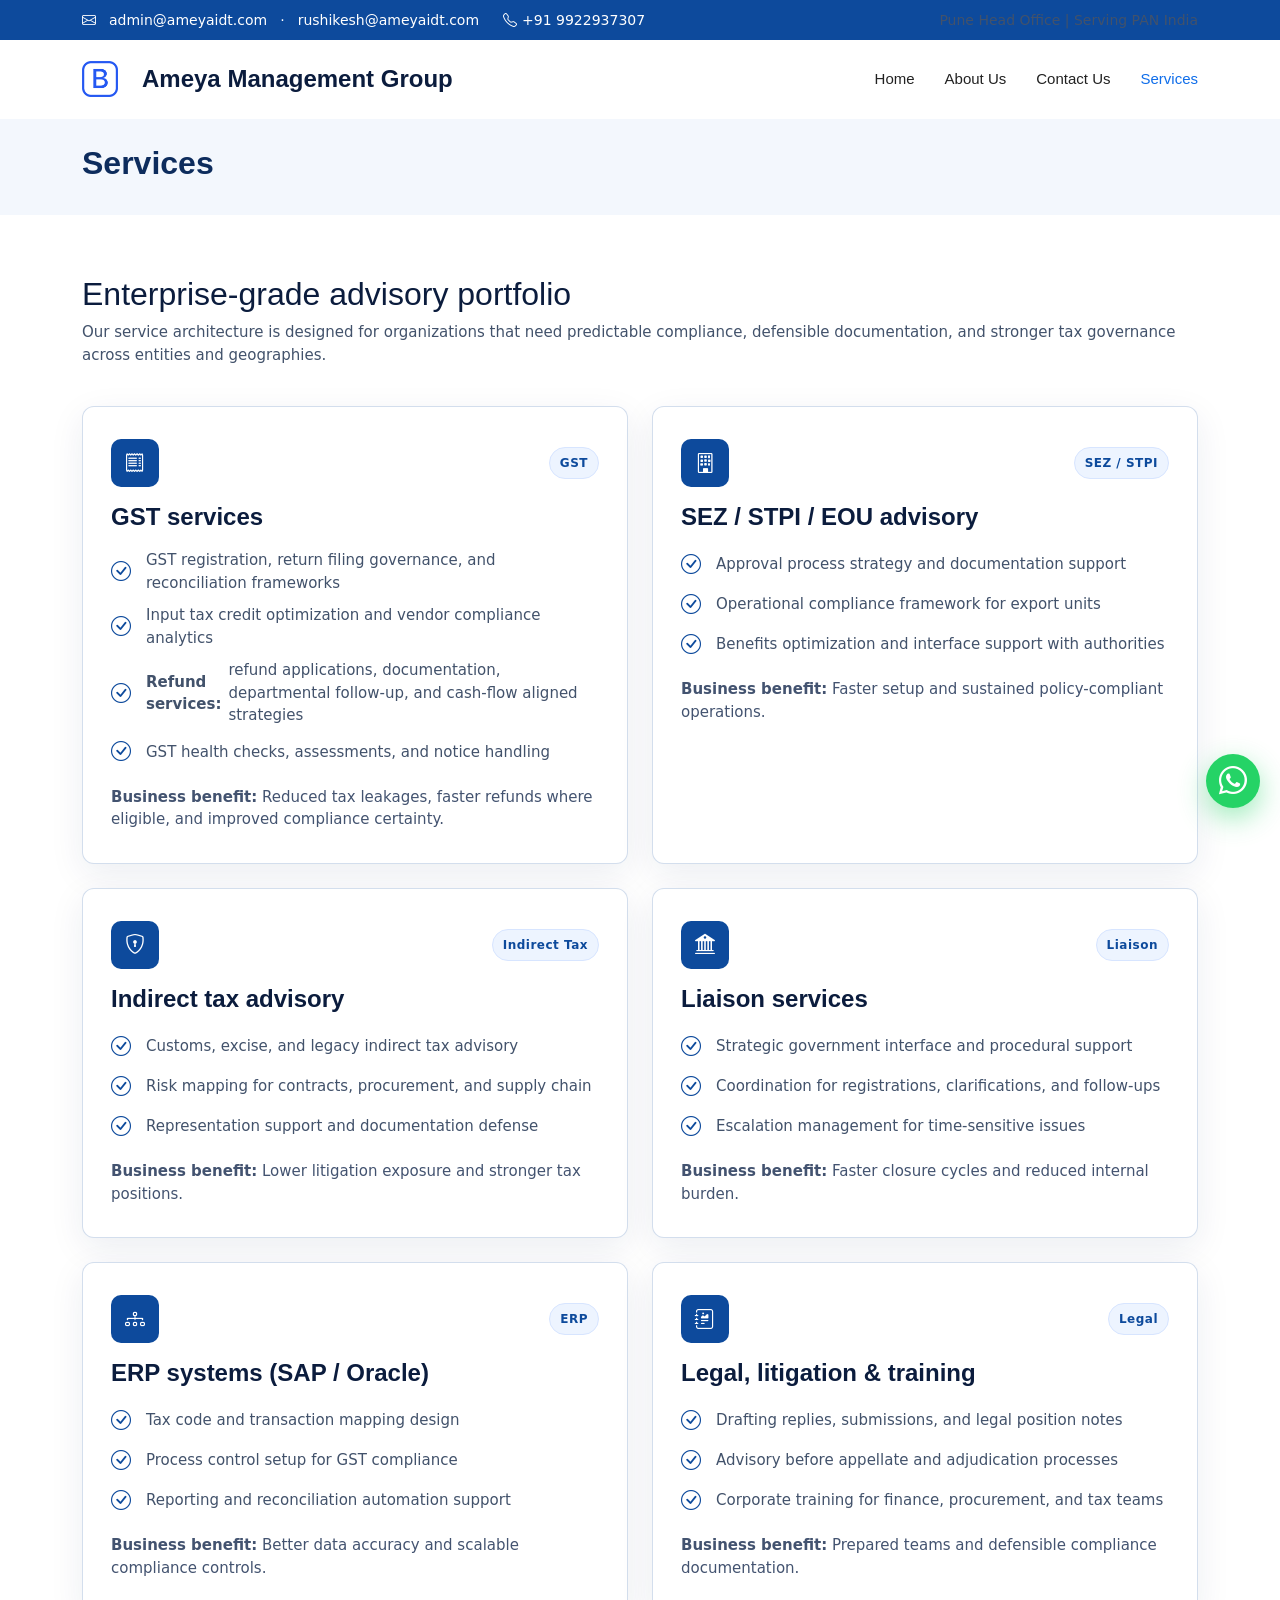
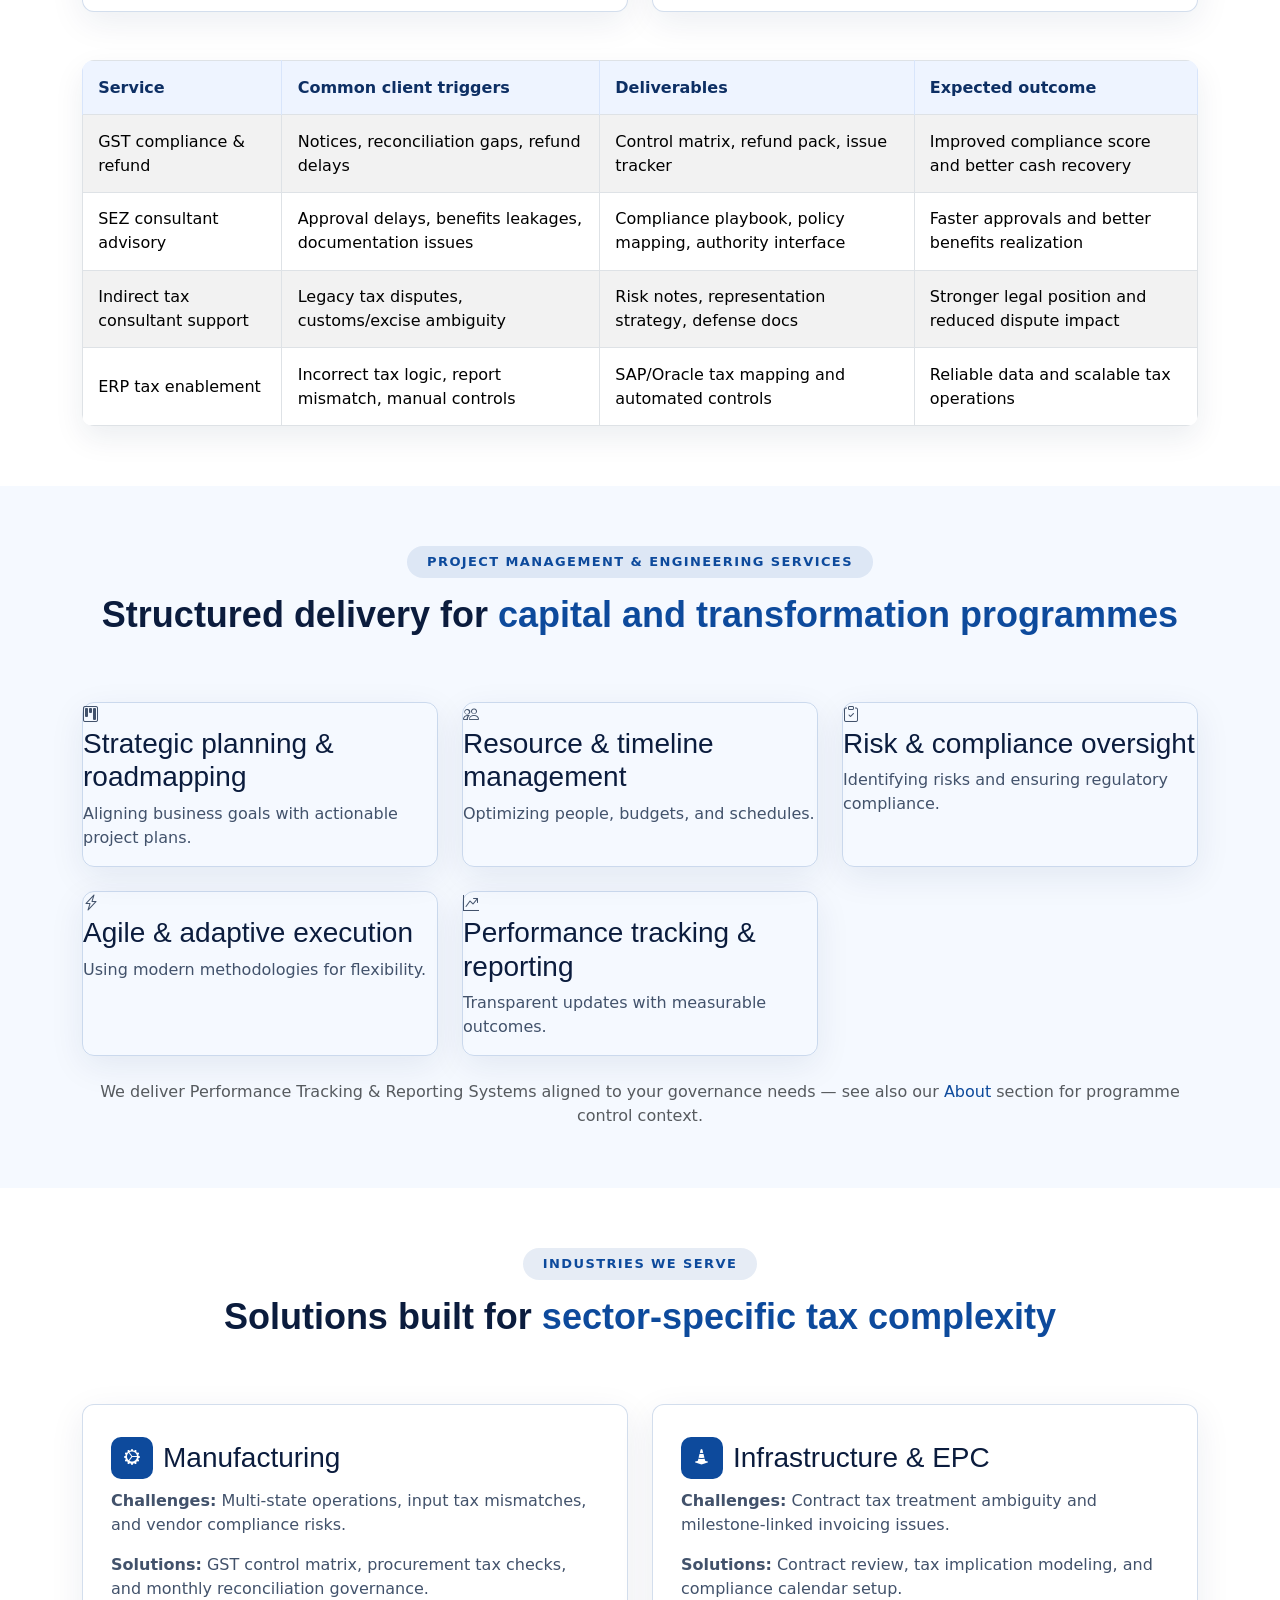
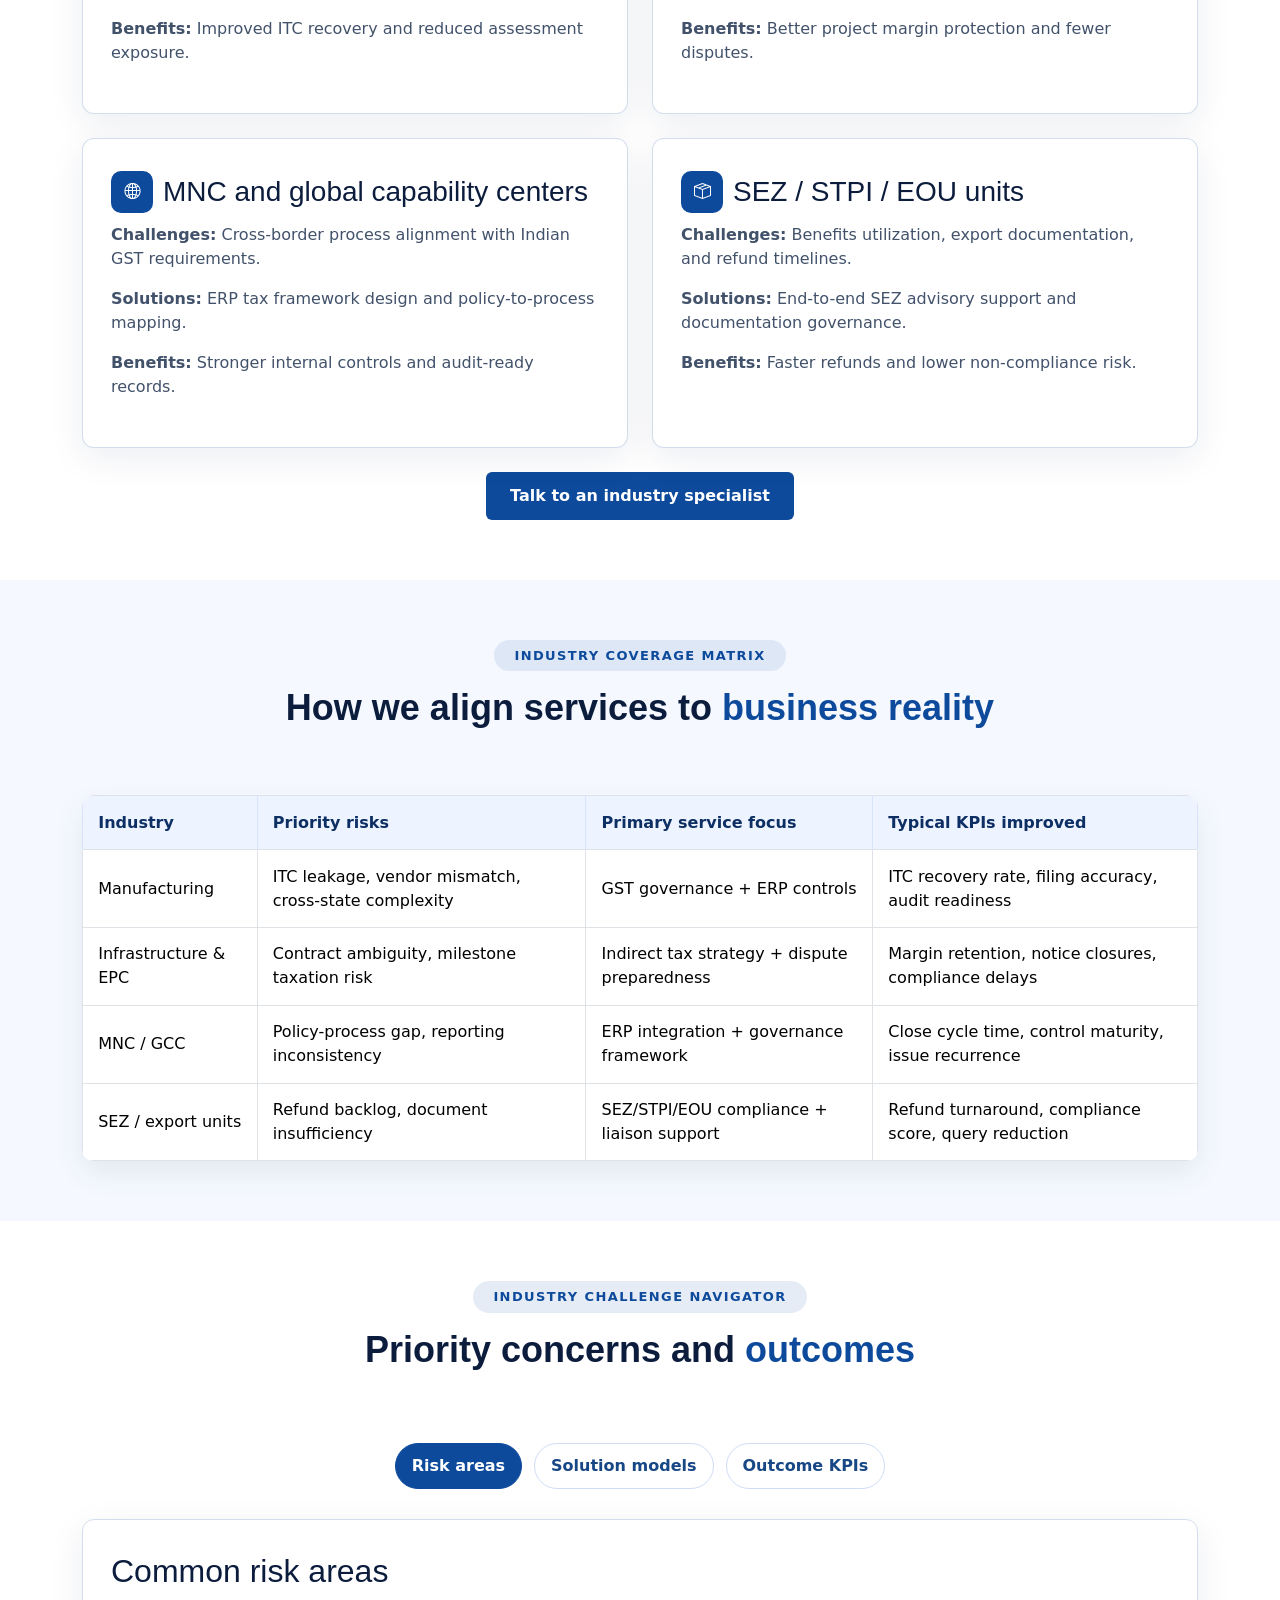
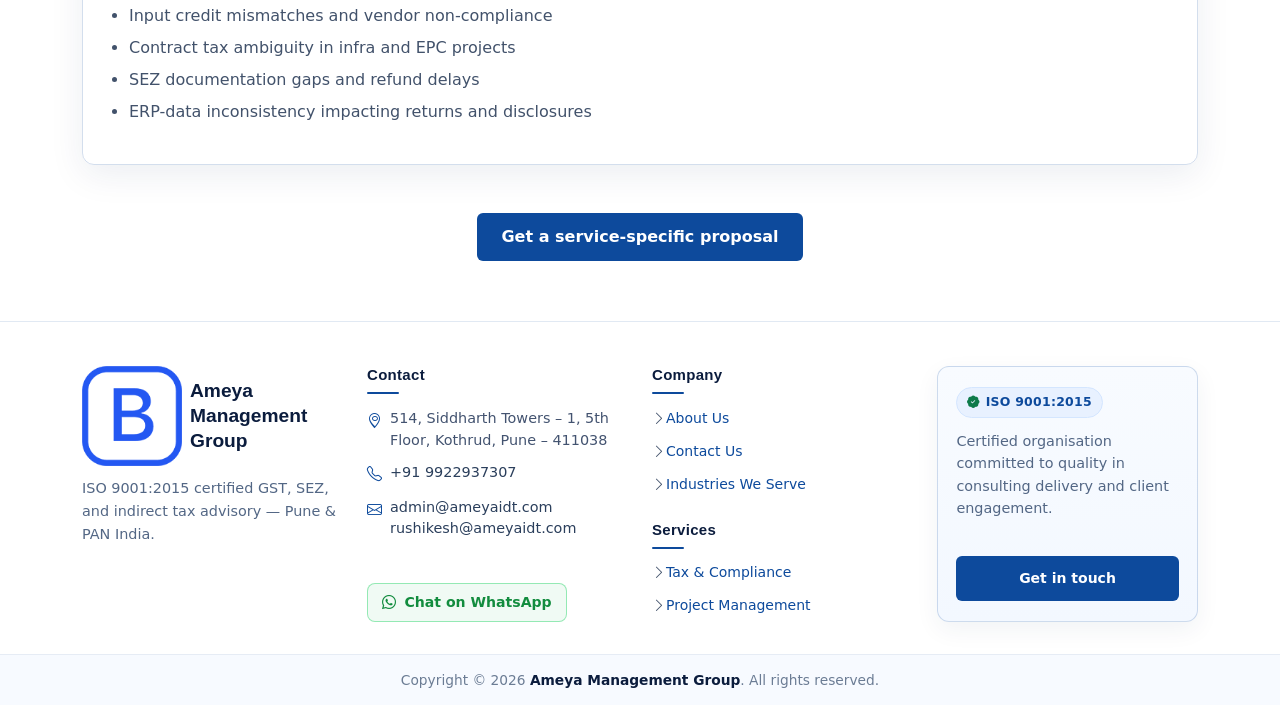
<file: services.html>
<!DOCTYPE html>
<html lang="en">
<head>
  <meta charset="utf-8">
  <meta content="width=device-width, initial-scale=1.0" name="viewport">
  <title>Services | GST, SEZ, Indirect Tax, Project Management | Ameya Management Group</title>
  <meta name="description" content="GST compliance and refund services, SEZ/STPI/EOU advisory, indirect tax, ERP, litigation, industries we serve, and project management & engineering services.">
  <meta name="keywords" content="GST Compliance Services, GST refund, SEZ Consultant India, project management consulting Pune">
  <link href="assets/vendor/bootstrap/css/bootstrap.min.css" rel="stylesheet">
  <link href="assets/vendor/bootstrap-icons/bootstrap-icons.css" rel="stylesheet">
  <link href="assets/vendor/aos/aos.css" rel="stylesheet">
  <link href="assets/css/main.css" rel="stylesheet">
  <script type="application/ld+json" data-schema="organization">{"@context":"https://schema.org","@type":"Organization","name":"Ameya Management Group","url":"https://www.ameyagroup.in/","logo":"https://www.ameyagroup.in/assets/img/logo.png","email":"admin@ameyaidt.com","telephone":"+91-9922937307","sameAs":[]}</script>
  <script type="application/ld+json" data-schema="localbusiness">{"@context":"https://schema.org","@type":"LocalBusiness","name":"Ameya Management Group","image":"https://www.ameyagroup.in/assets/img/about.jpg","url":"https://www.ameyagroup.in/","telephone":"+91-9922937307","email":"admin@ameyaidt.com","address":{"@type":"PostalAddress","streetAddress":"514, Siddharth Towers – 1, 5th Floor, Late G. A. Kulkarni Road, Kothrud","addressLocality":"Pune","addressRegion":"Maharashtra","postalCode":"411038","addressCountry":"IN"},"areaServed":"India","priceRange":"$$"}</script>
  <script type="application/ld+json" data-schema="service">{"@context":"https://schema.org","@type":"Service","provider":{"@type":"Organization","name":"Ameya Management Group"},"serviceType":"GST, SEZ, Indirect Tax, Corporate Compliance, and Project Management Consulting","areaServed":"India","hasOfferCatalog":{"@type":"OfferCatalog","name":"Consulting Services","itemListElement":[{"@type":"Offer","itemOffered":{"@type":"Service","name":"GST Compliance Services"}},{"@type":"Offer","itemOffered":{"@type":"Service","name":"GST Refund Services"}},{"@type":"Offer","itemOffered":{"@type":"Service","name":"SEZ / STPI / EOU Advisory"}},{"@type":"Offer","itemOffered":{"@type":"Service","name":"Indirect Tax Consulting"}},{"@type":"Offer","itemOffered":{"@type":"Service","name":"ERP Tax Advisory (SAP / Oracle)"}},{"@type":"Offer","itemOffered":{"@type":"Service","name":"Legal and Litigation Support"}},{"@type":"Offer","itemOffered":{"@type":"Service","name":"Project Management & Engineering Services"}}]}}</script>
</head>
<body>
  <header id="header" class="header sticky-top">
  <div class="topbar d-flex align-items-center">
    <div class="container d-flex justify-content-between flex-wrap gap-2 py-1 py-md-0">
      <div class="contact-info d-flex align-items-center flex-wrap gap-2 gap-xl-3">
        <i class="bi bi-envelope d-flex align-items-center flex-wrap gap-2 topbar-email-line">
          <a href="mailto:admin@ameyaidt.com">admin@ameyaidt.com</a>
          <span class="topbar-email-sep d-none d-sm-inline" aria-hidden="true">·</span>
          <a href="mailto:rushikesh@ameyaidt.com" class="d-none d-sm-inline">rushikesh@ameyaidt.com</a>
        </i>
        <i class="bi bi-telephone d-flex align-items-center ms-xl-2"><a href="tel:+919922937307">+91 9922937307</a></i>
      </div>
      <div class="d-none d-md-block">Pune Head Office | Serving PAN India</div>
    </div>
  </div>
  <div class="branding">
    <div class="container d-flex align-items-center justify-content-between">
      <a href="index.html" class="logo d-flex align-items-center gap-2 gap-md-3">
        <img src="assets/img/logo.png" alt="Ameya Management Group" class="site-logo-img" width="132" height="44" decoding="async">
        <h1 class="sitename mb-0">Ameya Management Group</h1>
      </a>
      <nav id="navmenu" class="navmenu">
        <ul>
          <li><a href="index.html" >Home</a></li>
          <li><a href="about.html" >About Us</a></li>
          <li><a href="contact.html" >Contact Us</a></li>
          <li><a href="services.html" class="active">Services</a></li>
        </ul>
        <i class="mobile-nav-toggle d-xl-none bi bi-list"></i>
      </nav>
    </div>
  </div>
</header>








  <main class="main">
    <div class="page-title"><div class="container"><h1>Services</h1></div></div>

    <section class="service-details section">
      <div class="container">
        <h2>Enterprise-grade advisory portfolio</h2>
        <p>Our service architecture is designed for organizations that need predictable compliance, defensible documentation, and stronger tax governance across entities and geographies.</p>
        <div class="row gy-4 mt-2">
          <div class="col-lg-6" data-aos="fade-up"><div class="service-item service-pro-card"><div class="service-card-top"><div class="icon"><i class="bi bi-receipt"></i></div><span>GST</span></div><h3>GST services</h3><ul><li><i class="bi bi-check-circle"></i>GST registration, return filing governance, and reconciliation frameworks</li><li><i class="bi bi-check-circle"></i>Input tax credit optimization and vendor compliance analytics</li><li><i class="bi bi-check-circle"></i><strong>Refund services:</strong> refund applications, documentation, departmental follow-up, and cash-flow aligned strategies</li><li><i class="bi bi-check-circle"></i>GST health checks, assessments, and notice handling</li></ul><p><strong>Business benefit:</strong> Reduced tax leakages, faster refunds where eligible, and improved compliance certainty.</p></div></div>
          <div class="col-lg-6" data-aos="fade-up" data-aos-delay="80"><div class="service-item service-pro-card"><div class="service-card-top"><div class="icon"><i class="bi bi-building"></i></div><span>SEZ / STPI</span></div><h3>SEZ / STPI / EOU advisory</h3><ul><li><i class="bi bi-check-circle"></i>Approval process strategy and documentation support</li><li><i class="bi bi-check-circle"></i>Operational compliance framework for export units</li><li><i class="bi bi-check-circle"></i>Benefits optimization and interface support with authorities</li></ul><p><strong>Business benefit:</strong> Faster setup and sustained policy-compliant operations.</p></div></div>
          <div class="col-lg-6" data-aos="fade-up"><div class="service-item service-pro-card"><div class="service-card-top"><div class="icon"><i class="bi bi-shield-lock"></i></div><span>Indirect Tax</span></div><h3>Indirect tax advisory</h3><ul><li><i class="bi bi-check-circle"></i>Customs, excise, and legacy indirect tax advisory</li><li><i class="bi bi-check-circle"></i>Risk mapping for contracts, procurement, and supply chain</li><li><i class="bi bi-check-circle"></i>Representation support and documentation defense</li></ul><p><strong>Business benefit:</strong> Lower litigation exposure and stronger tax positions.</p></div></div>
          <div class="col-lg-6" data-aos="fade-up" data-aos-delay="80"><div class="service-item service-pro-card"><div class="service-card-top"><div class="icon"><i class="bi bi-bank2"></i></div><span>Liaison</span></div><h3>Liaison services</h3><ul><li><i class="bi bi-check-circle"></i>Strategic government interface and procedural support</li><li><i class="bi bi-check-circle"></i>Coordination for registrations, clarifications, and follow-ups</li><li><i class="bi bi-check-circle"></i>Escalation management for time-sensitive issues</li></ul><p><strong>Business benefit:</strong> Faster closure cycles and reduced internal burden.</p></div></div>
          <div class="col-lg-6" data-aos="fade-up"><div class="service-item service-pro-card"><div class="service-card-top"><div class="icon"><i class="bi bi-diagram-3"></i></div><span>ERP</span></div><h3>ERP systems (SAP / Oracle)</h3><ul><li><i class="bi bi-check-circle"></i>Tax code and transaction mapping design</li><li><i class="bi bi-check-circle"></i>Process control setup for GST compliance</li><li><i class="bi bi-check-circle"></i>Reporting and reconciliation automation support</li></ul><p><strong>Business benefit:</strong> Better data accuracy and scalable compliance controls.</p></div></div>
          <div class="col-lg-6" data-aos="fade-up" data-aos-delay="80"><div class="service-item service-pro-card"><div class="service-card-top"><div class="icon"><i class="bi bi-journal-richtext"></i></div><span>Legal</span></div><h3>Legal, litigation &amp; training</h3><ul><li><i class="bi bi-check-circle"></i>Drafting replies, submissions, and legal position notes</li><li><i class="bi bi-check-circle"></i>Advisory before appellate and adjudication processes</li><li><i class="bi bi-check-circle"></i>Corporate training for finance, procurement, and tax teams</li></ul><p><strong>Business benefit:</strong> Prepared teams and defensible compliance documentation.</p></div></div>
        </div>
        <div class="table-responsive mt-5" data-aos="fade-up">
          <table class="table table-striped table-bordered align-middle">
            <thead>
              <tr>
                <th>Service</th>
                <th>Common client triggers</th>
                <th>Deliverables</th>
                <th>Expected outcome</th>
              </tr>
            </thead>
            <tbody>
              <tr>
                <td>GST compliance &amp; refund</td>
                <td>Notices, reconciliation gaps, refund delays</td>
                <td>Control matrix, refund pack, issue tracker</td>
                <td>Improved compliance score and better cash recovery</td>
              </tr>
              <tr>
                <td>SEZ consultant advisory</td>
                <td>Approval delays, benefits leakages, documentation issues</td>
                <td>Compliance playbook, policy mapping, authority interface</td>
                <td>Faster approvals and better benefits realization</td>
              </tr>
              <tr>
                <td>Indirect tax consultant support</td>
                <td>Legacy tax disputes, customs/excise ambiguity</td>
                <td>Risk notes, representation strategy, defense docs</td>
                <td>Stronger legal position and reduced dispute impact</td>
              </tr>
              <tr>
                <td>ERP tax enablement</td>
                <td>Incorrect tax logic, report mismatch, manual controls</td>
                <td>SAP/Oracle tax mapping and automated controls</td>
                <td>Reliable data and scalable tax operations</td>
              </tr>
            </tbody>
          </table>
        </div>
      </div>
    </section>

    <section class="section light-background" id="pm-engineering">
      <div class="container section-title">
        <h2>Project Management &amp; Engineering Services</h2>
        <p>Structured delivery for <span class="description-title">capital and transformation programmes</span></p>
      </div>
      <div class="container">
        <div class="row g-4">
          <div class="col-lg-4 col-md-6" data-aos="fade-up">
            <div class="service-item pm-hover-card h-100">
              <div class="icon"><i class="bi bi-kanban"></i></div>
              <h3>Strategic planning &amp; roadmapping</h3>
              <p>Aligning business goals with actionable project plans.</p>
            </div>
          </div>
          <div class="col-lg-4 col-md-6" data-aos="fade-up" data-aos-delay="60">
            <div class="service-item pm-hover-card h-100">
              <div class="icon"><i class="bi bi-people"></i></div>
              <h3>Resource &amp; timeline management</h3>
              <p>Optimizing people, budgets, and schedules.</p>
            </div>
          </div>
          <div class="col-lg-4 col-md-6" data-aos="fade-up" data-aos-delay="120">
            <div class="service-item pm-hover-card h-100">
              <div class="icon"><i class="bi bi-clipboard-check"></i></div>
              <h3>Risk &amp; compliance oversight</h3>
              <p>Identifying risks and ensuring regulatory compliance.</p>
            </div>
          </div>
          <div class="col-lg-4 col-md-6" data-aos="fade-up">
            <div class="service-item pm-hover-card h-100">
              <div class="icon"><i class="bi bi-lightning-charge"></i></div>
              <h3>Agile &amp; adaptive execution</h3>
              <p>Using modern methodologies for flexibility.</p>
            </div>
          </div>
          <div class="col-lg-4 col-md-6" data-aos="fade-up" data-aos-delay="60">
            <div class="service-item pm-hover-card h-100">
              <div class="icon"><i class="bi bi-graph-up-arrow"></i></div>
              <h3>Performance tracking &amp; reporting</h3>
              <p>Transparent updates with measurable outcomes.</p>
            </div>
          </div>
        </div>
        <p class="text-center mt-4 mb-0 text-muted">We deliver Performance Tracking &amp; Reporting Systems aligned to your governance needs — see also our <a href="about.html">About</a> section for programme control context.</p>
      </div>
    </section>

    <section class="section" id="industries-we-serve">
      <div class="container section-title">
        <h2>Industries we serve</h2>
        <p>Solutions built for <span class="description-title">sector-specific tax complexity</span></p>
      </div>
      <div class="container">
        <div class="row gy-4">
          <div class="col-lg-6" data-aos="fade-up"><div class="service-item industry-detail-card"><div class="industry-card-head"><div class="icon"><i class="bi bi-gear-wide-connected"></i></div><h3>Manufacturing</h3></div><p><strong>Challenges:</strong> Multi-state operations, input tax mismatches, and vendor compliance risks.</p><p><strong>Solutions:</strong> GST control matrix, procurement tax checks, and monthly reconciliation governance.</p><p><strong>Benefits:</strong> Improved ITC recovery and reduced assessment exposure.</p></div></div>
          <div class="col-lg-6" data-aos="fade-up" data-aos-delay="80"><div class="service-item industry-detail-card"><div class="industry-card-head"><div class="icon"><i class="bi bi-cone-striped"></i></div><h3>Infrastructure &amp; EPC</h3></div><p><strong>Challenges:</strong> Contract tax treatment ambiguity and milestone-linked invoicing issues.</p><p><strong>Solutions:</strong> Contract review, tax implication modeling, and compliance calendar setup.</p><p><strong>Benefits:</strong> Better project margin protection and fewer disputes.</p></div></div>
          <div class="col-lg-6" data-aos="fade-up"><div class="service-item industry-detail-card"><div class="industry-card-head"><div class="icon"><i class="bi bi-globe2"></i></div><h3>MNC and global capability centers</h3></div><p><strong>Challenges:</strong> Cross-border process alignment with Indian GST requirements.</p><p><strong>Solutions:</strong> ERP tax framework design and policy-to-process mapping.</p><p><strong>Benefits:</strong> Stronger internal controls and audit-ready records.</p></div></div>
          <div class="col-lg-6" data-aos="fade-up" data-aos-delay="80"><div class="service-item industry-detail-card"><div class="industry-card-head"><div class="icon"><i class="bi bi-box-seam"></i></div><h3>SEZ / STPI / EOU units</h3></div><p><strong>Challenges:</strong> Benefits utilization, export documentation, and refund timelines.</p><p><strong>Solutions:</strong> End-to-end SEZ advisory support and documentation governance.</p><p><strong>Benefits:</strong> Faster refunds and lower non-compliance risk.</p></div></div>
        </div>
        <div class="text-center mt-4"><a href="contact.html" class="btn-get-started">Talk to an industry specialist</a></div>
      </div>
    </section>

    <section class="section light-background">
      <div class="container section-title"><h2>Industry coverage matrix</h2><p>How we align services to <span class="description-title">business reality</span></p></div>
      <div class="container">
        <div class="table-responsive" data-aos="fade-up">
          <table class="table table-bordered align-middle">
            <thead>
              <tr>
                <th>Industry</th>
                <th>Priority risks</th>
                <th>Primary service focus</th>
                <th>Typical KPIs improved</th>
              </tr>
            </thead>
            <tbody>
              <tr>
                <td>Manufacturing</td>
                <td>ITC leakage, vendor mismatch, cross-state complexity</td>
                <td>GST governance + ERP controls</td>
                <td>ITC recovery rate, filing accuracy, audit readiness</td>
              </tr>
              <tr>
                <td>Infrastructure &amp; EPC</td>
                <td>Contract ambiguity, milestone taxation risk</td>
                <td>Indirect tax strategy + dispute preparedness</td>
                <td>Margin retention, notice closures, compliance delays</td>
              </tr>
              <tr>
                <td>MNC / GCC</td>
                <td>Policy-process gap, reporting inconsistency</td>
                <td>ERP integration + governance framework</td>
                <td>Close cycle time, control maturity, issue recurrence</td>
              </tr>
              <tr>
                <td>SEZ / export units</td>
                <td>Refund backlog, document insufficiency</td>
                <td>SEZ/STPI/EOU compliance + liaison support</td>
                <td>Refund turnaround, compliance score, query reduction</td>
              </tr>
            </tbody>
          </table>
        </div>
      </div>
    </section>

    <section class="section">
      <div class="container section-title"><h2>Industry challenge navigator</h2><p>Priority concerns and <span class="description-title">outcomes</span></p></div>
      <div class="container">
        <ul class="nav nav-pills service-pills justify-content-center mb-4 flex-wrap">
          <li class="nav-item"><button class="nav-link active" data-bs-toggle="pill" data-bs-target="#ind-risk" type="button">Risk areas</button></li>
          <li class="nav-item"><button class="nav-link" data-bs-toggle="pill" data-bs-target="#ind-solutions" type="button">Solution models</button></li>
          <li class="nav-item"><button class="nav-link" data-bs-toggle="pill" data-bs-target="#ind-outcomes" type="button">Outcome KPIs</button></li>
        </ul>
        <div class="tab-content">
          <div class="tab-pane fade show active" id="ind-risk"><div class="service-item interactive-panel"><h3>Common risk areas</h3><ul><li>Input credit mismatches and vendor non-compliance</li><li>Contract tax ambiguity in infra and EPC projects</li><li>SEZ documentation gaps and refund delays</li><li>ERP-data inconsistency impacting returns and disclosures</li></ul></div></div>
          <div class="tab-pane fade" id="ind-solutions"><div class="service-item interactive-panel"><h3>Our solution models</h3><ul><li>Industry-specific GST control matrix and review cadence</li><li>Contract and transaction risk mapping framework</li><li>SEZ/STPI compliance playbook with escalation handling</li><li>ERP control design with automated reconciliation support</li></ul></div></div>
          <div class="tab-pane fade" id="ind-outcomes"><div class="service-item interactive-panel"><h3>Typical outcomes</h3><ul><li>Higher filing accuracy and improved ITC realization</li><li>Reduced notice frequency and faster closure cycle</li><li>Stronger documentation defensibility in assessments</li><li>Better leadership visibility through control dashboards</li></ul></div></div>
        </div>
        <div class="text-center mt-5"><a href="contact.html" class="btn-get-started">Get a service-specific proposal</a></div>
      </div>
    </section>
  </main>
  <footer id="footer" class="footer site-footer">
  <div class="footer-main">
    <div class="container footer-top">
      <div class="row g-4 align-items-stretch footer-grid">
        <div class="col-lg-3 col-md-6 footer-brand">
          <a href="index.html" class="footer-brand-link d-flex align-items-center gap-2">
            <img src="assets/img/logo.png" alt="Ameya Management Group" width="100" height="34" class="footer-logo-img" decoding="async">
            <span class="sitename">Ameya Management Group</span>
          </a>
          <p class="footer-tagline">ISO 9001:2015 certified GST, SEZ, and indirect tax advisory — Pune &amp; PAN India.</p>
        </div>
        <div class="col-lg-3 col-md-6 footer-contact-col">
          <h4>Contact</h4>
          <ul class="footer-contact-list list-unstyled mb-0">
            <li class="footer-contact-item">
              <i class="bi bi-geo-alt" aria-hidden="true"></i>
              <span>514, Siddharth Towers – 1, 5th Floor, Kothrud, Pune – 411038</span>
            </li>
            <li class="footer-contact-item">
              <i class="bi bi-telephone" aria-hidden="true"></i>
              <a href="tel:+919922937307">+91 9922937307</a>
            </li>
            <li class="footer-contact-item">
              <i class="bi bi-envelope" aria-hidden="true"></i>
              <span>
                <a href="mailto:admin@ameyaidt.com">admin@ameyaidt.com</a><br>
                <a href="mailto:rushikesh@ameyaidt.com">rushikesh@ameyaidt.com</a>
              </span>
            </li>
          </ul>
          <a href="https://wa.me/919922937307" class="footer-whatsapp-link" target="_blank" rel="noopener noreferrer">
            <i class="bi bi-whatsapp" aria-hidden="true"></i> Chat on WhatsApp
          </a>
        </div>
        <div class="col-lg-3 col-md-6 footer-nav-col">
          <h4>Company</h4>
          <ul class="footer-links list-unstyled mb-0">
            <li><i class="bi bi-chevron-right" aria-hidden="true"></i><a href="about.html">About Us</a></li>
            <li><i class="bi bi-chevron-right" aria-hidden="true"></i><a href="contact.html">Contact Us</a></li>
            <li><i class="bi bi-chevron-right" aria-hidden="true"></i><a href="services.html#industries-we-serve">Industries We Serve</a></li>
          </ul>
          <h4 class="footer-nav-sub">Services</h4>
          <ul class="footer-links list-unstyled mb-0">
            <li><i class="bi bi-chevron-right" aria-hidden="true"></i><a href="services.html">Tax &amp; Compliance</a></li>
            <li><i class="bi bi-chevron-right" aria-hidden="true"></i><a href="services.html#pm-engineering">Project Management</a></li>
          </ul>
        </div>
        <div class="col-lg-3 col-md-6 footer-cta-col">
          <div class="footer-iso-box h-100 d-flex flex-column">
            <span class="footer-iso-badge"><i class="bi bi-patch-check-fill" aria-hidden="true"></i> ISO 9001:2015</span>
            <p class="flex-grow-1">Certified organisation committed to quality in consulting delivery and client engagement.</p>
            <a href="contact.html" class="btn-get-started footer-cta-btn">Get in touch</a>
          </div>
        </div>
      </div>
    </div>
  </div>
  <div class="footer-bottom">
    <div class="container copyright text-center">
      <p>Copyright © 2026 <strong class="sitename">Ameya Management Group</strong>. All rights reserved.</p>
    </div>
  </div>
</footer>

<a href="https://wa.me/919922937307" class="whatsapp-float d-flex align-items-center justify-content-center" target="_blank" rel="noopener noreferrer" title="Chat on WhatsApp" aria-label="Chat on WhatsApp"><i class="bi bi-whatsapp"></i></a>
<script src="assets/vendor/bootstrap/js/bootstrap.bundle.min.js"></script>
  <script src="assets/vendor/aos/aos.js"></script>
  <script src="assets/js/main.js"></script>
</body>
</html>
</file>
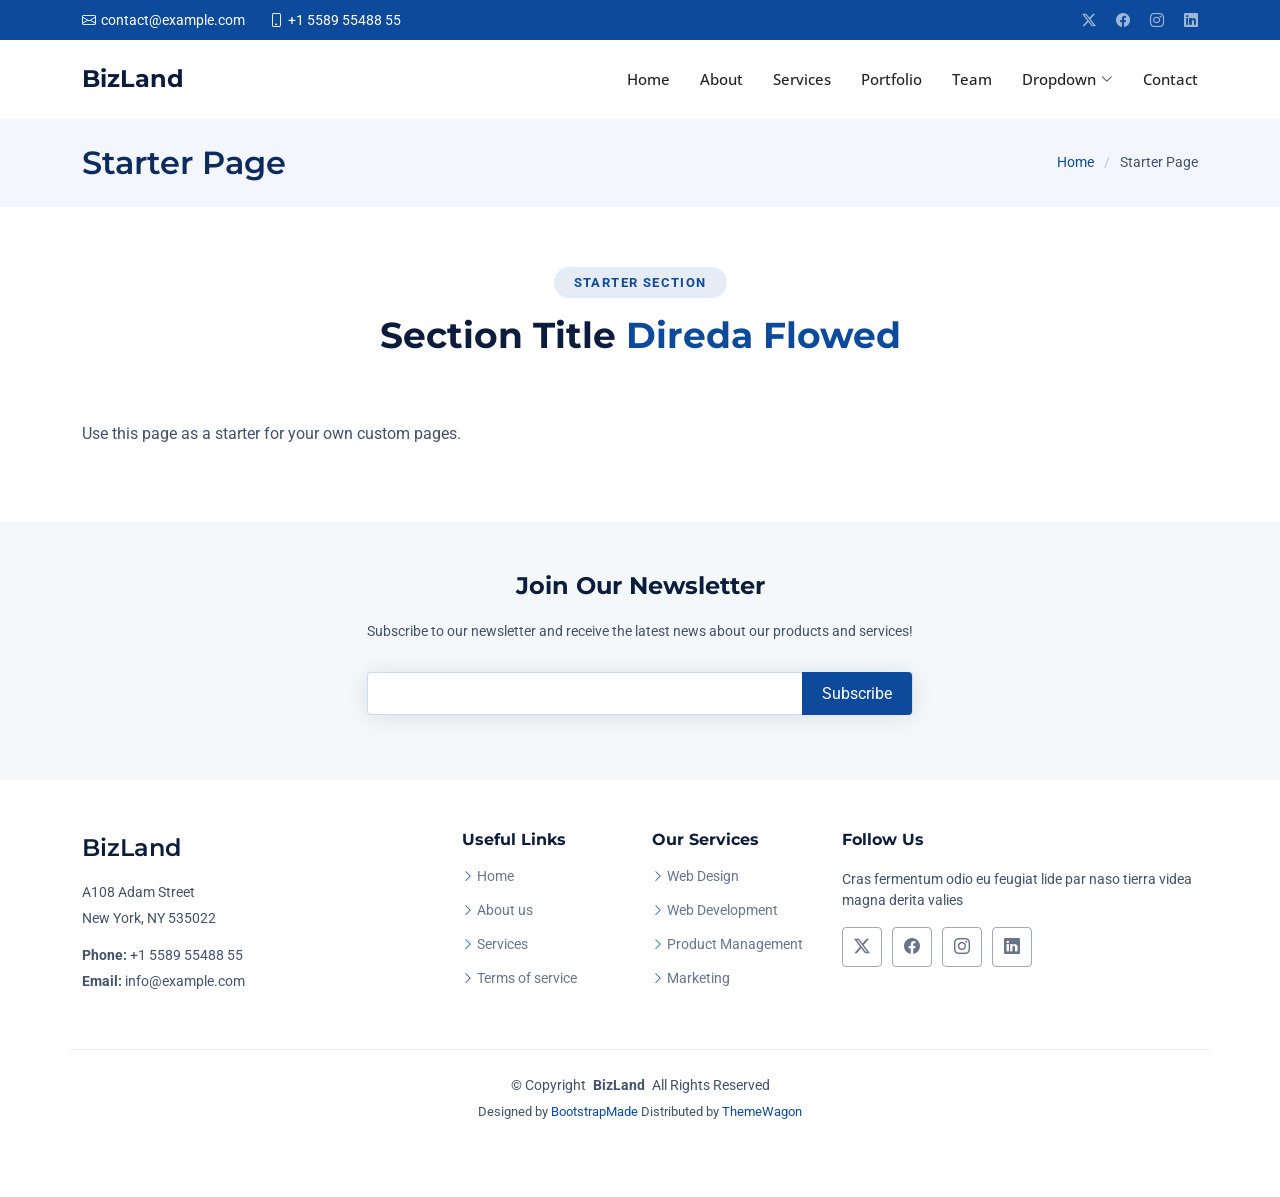
<file: starter-page.html>
<!DOCTYPE html>
<html lang="en">

<head>
  <meta charset="utf-8">
  <meta content="width=device-width, initial-scale=1.0" name="viewport">
  <title>Starter Page - BizLand Bootstrap Template</title>
  <meta name="description" content="">
  <meta name="keywords" content="">

  <!-- Favicons -->
    <!-- <link href="assets/img/apple-touch-icon.png" rel="apple-touch-icon"> -->

  <!-- Fonts -->
  <link href="https://fonts.googleapis.com" rel="preconnect">
  <link href="https://fonts.gstatic.com" rel="preconnect" crossorigin>
  <link href="https://fonts.googleapis.com/css2?family=Roboto:ital,wght@0,100;0,300;0,400;0,500;0,700;0,900;1,100;1,300;1,400;1,500;1,700;1,900&family=Open+Sans:ital,wght@0,300;0,400;0,500;0,600;0,700;0,800;1,300;1,400;1,500;1,600;1,700;1,800&family=Montserrat:ital,wght@0,100;0,200;0,300;0,400;0,500;0,600;0,700;0,800;0,900;1,100;1,200;1,300;1,400;1,500;1,600;1,700;1,800;1,900&display=swap" rel="stylesheet">

  <!-- Vendor CSS Files -->
  <link href="assets/vendor/bootstrap/css/bootstrap.min.css" rel="stylesheet">
  <link href="assets/vendor/bootstrap-icons/bootstrap-icons.css" rel="stylesheet">
  <link href="assets/vendor/aos/aos.css" rel="stylesheet">
  <link href="assets/vendor/glightbox/css/glightbox.min.css" rel="stylesheet">
  <link href="assets/vendor/swiper/swiper-bundle.min.css" rel="stylesheet">

  <!-- Main CSS File -->
  <link href="assets/css/main.css" rel="stylesheet">

  <!-- =======================================================
  * Template Name: BizLand
  * Template URL: https://bootstrapmade.com/bizland-bootstrap-business-template/
  * Updated: Aug 07 2024 with Bootstrap v5.3.3
  * Author: BootstrapMade.com
  * License: https://bootstrapmade.com/license/
  ======================================================== -->
</head>

<body class="starter-page-page">

  <header id="header" class="header sticky-top">

    <div class="topbar d-flex align-items-center">
      <div class="container d-flex justify-content-center justify-content-md-between">
        <div class="contact-info d-flex align-items-center">
          <i class="bi bi-envelope d-flex align-items-center"><a href="mailto:contact@example.com">contact@example.com</a></i>
          <i class="bi bi-phone d-flex align-items-center ms-4"><span>+1 5589 55488 55</span></i>
        </div>
        <div class="social-links d-none d-md-flex align-items-center">
          <a href="#" class="twitter"><i class="bi bi-twitter-x"></i></a>
          <a href="#" class="facebook"><i class="bi bi-facebook"></i></a>
          <a href="#" class="instagram"><i class="bi bi-instagram"></i></a>
          <a href="#" class="linkedin"><i class="bi bi-linkedin"></i></a>
        </div>
      </div>
    </div><!-- End Top Bar -->

    <div class="branding d-flex align-items-cente">

      <div class="container position-relative d-flex align-items-center justify-content-between">
        <a href="index.html" class="logo d-flex align-items-center">
          <!-- Uncomment the line below if you also wish to use an image logo -->
          <!-- <img src="assets/img/logo.png" alt=""> -->
          <h1 class="sitename">BizLand</h1>
        </a>

        <nav id="navmenu" class="navmenu">
          <ul>
            <li><a href="#hero">Home</a></li>
            <li><a href="#about">About</a></li>
            <li><a href="#services">Services</a></li>
            <li><a href="#portfolio">Portfolio</a></li>
            <li><a href="#team">Team</a></li>
            <li class="dropdown"><a href="#"><span>Dropdown</span> <i class="bi bi-chevron-down toggle-dropdown"></i></a>
              <ul>
                <li><a href="#">Dropdown 1</a></li>
                <li class="dropdown"><a href="#"><span>Deep Dropdown</span> <i class="bi bi-chevron-down toggle-dropdown"></i></a>
                  <ul>
                    <li><a href="#">Deep Dropdown 1</a></li>
                    <li><a href="#">Deep Dropdown 2</a></li>
                    <li><a href="#">Deep Dropdown 3</a></li>
                    <li><a href="#">Deep Dropdown 4</a></li>
                    <li><a href="#">Deep Dropdown 5</a></li>
                  </ul>
                </li>
                <li><a href="#">Dropdown 2</a></li>
                <li><a href="#">Dropdown 3</a></li>
                <li><a href="#">Dropdown 4</a></li>
              </ul>
            </li>
            <li><a href="#contact">Contact</a></li>
          </ul>
          <i class="mobile-nav-toggle d-xl-none bi bi-list"></i>
        </nav>

      </div>

    </div>

  </header>

  <main class="main">

    <!-- Page Title -->
    <div class="page-title" data-aos="fade">
      <div class="container d-lg-flex justify-content-between align-items-center">
        <h1 class="mb-2 mb-lg-0">Starter Page</h1>
        <nav class="breadcrumbs">
          <ol>
            <li><a href="index.html">Home</a></li>
            <li class="current">Starter Page</li>
          </ol>
        </nav>
      </div>
    </div><!-- End Page Title -->

    <!-- Starter Section Section -->
    <section id="starter-section" class="starter-section section">

      <!-- Section Title -->
      <div class="container section-title" data-aos="fade-up">
        <h2>Starter Section</h2>
        <p><span>Section Title</span> <span class="description-title">Direda Flowed</span></p>
      </div><!-- End Section Title -->

      <div class="container" data-aos="fade-up">
        <p>Use this page as a starter for your own custom pages.</p>
      </div>

    </section><!-- /Starter Section Section -->

  </main>

  <footer id="footer" class="footer">

    <div class="footer-newsletter">
      <div class="container">
        <div class="row justify-content-center text-center">
          <div class="col-lg-6">
            <h4>Join Our Newsletter</h4>
            <p>Subscribe to our newsletter and receive the latest news about our products and services!</p>
            <form action="forms/newsletter.php" method="post" class="php-email-form">
              <div class="newsletter-form"><input type="email" name="email"><input type="submit" value="Subscribe"></div>
              <div class="loading">Loading</div>
              <div class="error-message"></div>
              <div class="sent-message">Your subscription request has been sent. Thank you!</div>
            </form>
          </div>
        </div>
      </div>
    </div>

    <div class="container footer-top">
      <div class="row gy-4">
        <div class="col-lg-4 col-md-6 footer-about">
          <a href="index.html" class="d-flex align-items-center">
            <span class="sitename">BizLand</span>
          </a>
          <div class="footer-contact pt-3">
            <p>A108 Adam Street</p>
            <p>New York, NY 535022</p>
            <p class="mt-3"><strong>Phone:</strong> <span>+1 5589 55488 55</span></p>
            <p><strong>Email:</strong> <span>info@example.com</span></p>
          </div>
        </div>

        <div class="col-lg-2 col-md-3 footer-links">
          <h4>Useful Links</h4>
          <ul>
            <li><i class="bi bi-chevron-right"></i> <a href="#">Home</a></li>
            <li><i class="bi bi-chevron-right"></i> <a href="#">About us</a></li>
            <li><i class="bi bi-chevron-right"></i> <a href="#">Services</a></li>
            <li><i class="bi bi-chevron-right"></i> <a href="#">Terms of service</a></li>
          </ul>
        </div>

        <div class="col-lg-2 col-md-3 footer-links">
          <h4>Our Services</h4>
          <ul>
            <li><i class="bi bi-chevron-right"></i> <a href="#">Web Design</a></li>
            <li><i class="bi bi-chevron-right"></i> <a href="#">Web Development</a></li>
            <li><i class="bi bi-chevron-right"></i> <a href="#">Product Management</a></li>
            <li><i class="bi bi-chevron-right"></i> <a href="#">Marketing</a></li>
          </ul>
        </div>

        <div class="col-lg-4 col-md-12">
          <h4>Follow Us</h4>
          <p>Cras fermentum odio eu feugiat lide par naso tierra videa magna derita valies</p>
          <div class="social-links d-flex">
            <a href=""><i class="bi bi-twitter-x"></i></a>
            <a href=""><i class="bi bi-facebook"></i></a>
            <a href=""><i class="bi bi-instagram"></i></a>
            <a href=""><i class="bi bi-linkedin"></i></a>
          </div>
        </div>

      </div>
    </div>

    <div class="container copyright text-center mt-4">
      <p>© <span>Copyright</span> <strong class="px-1 sitename">BizLand</strong> <span>All Rights Reserved</span></p>
      <div class="credits">
        <!-- All the links in the footer should remain intact. -->
        <!-- You can delete the links only if you've purchased the pro version. -->
        <!-- Licensing information: https://bootstrapmade.com/license/ -->
        <!-- Purchase the pro version with working PHP/AJAX contact form: [buy-url] -->
        Designed by <a href="https://bootstrapmade.com/">BootstrapMade</a> Distributed by <a href=“https://themewagon.com>ThemeWagon
      </div>
    </div>

  </footer>

  <!-- Scroll Top -->
  <a href="#" id="scroll-top" class="scroll-top d-flex align-items-center justify-content-center"><i class="bi bi-arrow-up-short"></i></a>

  <!-- Preloader -->
  <div id="preloader">
    <div></div>
    <div></div>
    <div></div>
    <div></div>
  </div>

  <!-- Vendor JS Files -->
  <script src="assets/vendor/bootstrap/js/bootstrap.bundle.min.js"></script>
  <script src="assets/vendor/php-email-form/validate.js"></script>
  <script src="assets/vendor/aos/aos.js"></script>
  <script src="assets/vendor/glightbox/js/glightbox.min.js"></script>
  <script src="assets/vendor/waypoints/noframework.waypoints.js"></script>
  <script src="assets/vendor/purecounter/purecounter_vanilla.js"></script>
  <script src="assets/vendor/swiper/swiper-bundle.min.js"></script>
  <script src="assets/vendor/imagesloaded/imagesloaded.pkgd.min.js"></script>
  <script src="assets/vendor/isotope-layout/isotope.pkgd.min.js"></script>

  <!-- Main JS File -->
  <script src="assets/js/main.js"></script>

</body>

</html>
</file>
<file: assets/css/main.css>
/**
* Template Name: BizLand
* Template URL: https://bootstrapmade.com/bizland-bootstrap-business-template/
* Updated: Aug 07 2024 with Bootstrap v5.3.3
* Author: BootstrapMade.com
* License: https://bootstrapmade.com/license/
*/

/*--------------------------------------------------------------
# Font & Color Variables
# Help: https://bootstrapmade.com/color-system/
--------------------------------------------------------------*/
/* Fonts */
:root {
  --default-font: "Roboto",  system-ui, -apple-system, "Segoe UI", Roboto, "Helvetica Neue", Arial, "Noto Sans", "Liberation Sans", sans-serif, "Apple Color Emoji", "Segoe UI Emoji", "Segoe UI Symbol", "Noto Color Emoji";
  --heading-font: "Montserrat",  sans-serif;
  --nav-font: "Open Sans",  sans-serif;
}

/* Global Colors - The following color variables are used throughout the website. Updating them here will change the color scheme of the entire website */
:root { 
  --background-color: #ffffff; /* Background color for the entire website, including individual sections */
  --default-color: #444444; /* Default color used for the majority of the text content across the entire website */
  --heading-color: #222222; /* Color for headings, subheadings and title throughout the website */
  --accent-color: #106eea; /* Accent color that represents your brand on the website. It's used for buttons, links, and other elements that need to stand out */
  --surface-color: #ffffff; /* The surface color is used as a background of boxed elements within sections, such as cards, icon boxes, or other elements that require a visual separation from the global background. */
  --contrast-color: #ffffff; /* Contrast color for text, ensuring readability against backgrounds of accent, heading, or default colors. */
}

/* Nav Menu Colors - The following color variables are used specifically for the navigation menu. They are separate from the global colors to allow for more customization options */
:root {
  --nav-color: #222222;  /* The default color of the main navmenu links */
  --nav-hover-color: #106eea; /* Applied to main navmenu links when they are hovered over or active */
  --nav-mobile-background-color: #ffffff; /* Used as the background color for mobile navigation menu */
  --nav-dropdown-background-color: #ffffff; /* Used as the background color for dropdown items that appear when hovering over primary navigation items */
  --nav-dropdown-color: #222222; /* Used for navigation links of the dropdown items in the navigation menu. */
  --nav-dropdown-hover-color: #106eea; /* Similar to --nav-hover-color, this color is applied to dropdown navigation links when they are hovered over. */
}

/* Color Presets - These classes override global colors when applied to any section or element, providing reuse of the sam color scheme. */

.light-background {
  --background-color: #f5f9ff;
  --surface-color: #ffffff;
}

.dark-background {
  --background-color: #060606;
  --default-color: #ffffff;
  --heading-color: #ffffff;
  --surface-color: #252525;
  --contrast-color: #ffffff;
}

/* Smooth scroll */
:root {
  scroll-behavior: smooth;
}

/*--------------------------------------------------------------
# General Styling & Shared Classes
--------------------------------------------------------------*/
body {
  color: var(--default-color);
  background-color: var(--background-color);
  font-family: var(--default-font);
}

a {
  color: var(--accent-color);
  text-decoration: none;
  transition: 0.3s;
}

a:hover {
  color: color-mix(in srgb, var(--accent-color), transparent 25%);
  text-decoration: none;
}

h1,
h2,
h3,
h4,
h5,
h6 {
  color: var(--heading-color);
  font-family: var(--heading-font);
}

/* PHP Email Form Messages
------------------------------*/
.php-email-form .error-message {
  display: none;
  background: #df1529;
  color: #ffffff;
  text-align: left;
  padding: 15px;
  margin-bottom: 24px;
  font-weight: 600;
}

.php-email-form .sent-message {
  display: none;
  color: #ffffff;
  background: #059652;
  text-align: center;
  padding: 15px;
  margin-bottom: 24px;
  font-weight: 600;
}

.php-email-form .loading {
  display: none;
  background: var(--surface-color);
  text-align: center;
  padding: 15px;
  margin-bottom: 24px;
}

.php-email-form .loading:before {
  content: "";
  display: inline-block;
  border-radius: 50%;
  width: 24px;
  height: 24px;
  margin: 0 10px -6px 0;
  border: 3px solid var(--accent-color);
  border-top-color: var(--surface-color);
  animation: php-email-form-loading 1s linear infinite;
}

@keyframes php-email-form-loading {
  0% {
    transform: rotate(0deg);
  }

  100% {
    transform: rotate(360deg);
  }
}

/*--------------------------------------------------------------
# Global Header
--------------------------------------------------------------*/
.header {
  color: var(--default-color);
  transition: all 0.5s;
  z-index: 997;
  background-color: var(--background-color);
}

.header .topbar {
  background-color: var(--accent-color);
  height: 40px;
  padding: 0;
  font-size: 14px;
  transition: all 0.5s;
}

.header .topbar .contact-info i {
  font-style: normal;
  color: var(--contrast-color);
}

.header .topbar .contact-info i a,
.header .topbar .contact-info i span {
  padding-left: 5px;
  color: var(--contrast-color);
}

@media (max-width: 575px) {

  .header .topbar .contact-info i a,
  .header .topbar .contact-info i span {
    font-size: 13px;
  }
}

.header .topbar .contact-info i a {
  line-height: 0;
  transition: 0.3s;
}

.header .topbar .contact-info i a:hover {
  color: var(--contrast-color);
  text-decoration: underline;
}

.header .topbar .social-links a {
  color: color-mix(in srgb, var(--contrast-color), transparent 40%);
  line-height: 0;
  transition: 0.3s;
  margin-left: 20px;
}

.header .topbar .social-links a:hover {
  color: var(--contrast-color);
}

.header .branding {
  background-color: var(--background-color);
  min-height: 60px;
  padding: 10px 0;
}

.header .logo {
  line-height: 1;
}

.header .logo img {
  max-height: 36px;
  margin-right: 8px;
}

.header .logo h1 {
  font-size: 30px;
  margin: 0;
  font-weight: 700;
  color: var(--heading-color);
}

.scrolled .header {
  box-shadow: 0px 0 18px rgba(0, 0, 0, 0.1);
}

.scrolled .header .topbar {
  height: 0;
  visibility: hidden;
  overflow: hidden;
}

/*--------------------------------------------------------------
# Navigation Menu
--------------------------------------------------------------*/
/* Navmenu - Desktop */
@media (min-width: 1200px) {
  .navmenu {
    padding: 0;
  }

  .navmenu ul {
    margin: 0;
    padding: 0;
    display: flex;
    list-style: none;
    align-items: center;
  }

  .navmenu li {
    position: relative;
  }

  .navmenu a,
  .navmenu a:focus {
    color: var(--nav-color);
    padding: 18px 15px;
    font-size: 15px;
    font-family: var(--nav-font);
    font-weight: 500;
    display: flex;
    align-items: center;
    justify-content: space-between;
    white-space: nowrap;
    transition: 0.3s;
  }

  .navmenu a i,
  .navmenu a:focus i {
    font-size: 12px;
    line-height: 0;
    margin-left: 5px;
    transition: 0.3s;
  }

  .navmenu li:last-child a {
    padding-right: 0;
  }

  .navmenu li:hover>a,
  .navmenu .active,
  .navmenu .active:focus {
    color: var(--nav-hover-color);
  }

  .navmenu .dropdown ul {
    margin: 0;
    padding: 10px 0;
    background: var(--nav-dropdown-background-color);
    display: block;
    position: absolute;
    visibility: hidden;
    left: 14px;
    top: 130%;
    opacity: 0;
    transition: 0.3s;
    border-radius: 4px;
    z-index: 99;
    box-shadow: 0px 0px 30px rgba(0, 0, 0, 0.1);
  }

  .navmenu .dropdown ul li {
    min-width: 200px;
  }

  .navmenu .dropdown ul a {
    padding: 10px 20px;
    font-size: 15px;
    text-transform: none;
    color: var(--nav-dropdown-color);
  }

  .navmenu .dropdown ul a i {
    font-size: 12px;
  }

  .navmenu .dropdown ul a:hover,
  .navmenu .dropdown ul .active:hover,
  .navmenu .dropdown ul li:hover>a {
    color: var(--nav-dropdown-hover-color);
  }

  .navmenu .dropdown:hover>ul {
    opacity: 1;
    top: 100%;
    visibility: visible;
  }

  .navmenu .dropdown .dropdown ul {
    top: 0;
    left: -90%;
    visibility: hidden;
  }

  .navmenu .dropdown .dropdown:hover>ul {
    opacity: 1;
    top: 0;
    left: -100%;
    visibility: visible;
  }
}

/* Navmenu - Mobile */
@media (max-width: 1199px) {
  .mobile-nav-toggle {
    color: var(--nav-color);
    font-size: 28px;
    line-height: 0;
    margin-right: 10px;
    cursor: pointer;
    transition: color 0.3s;
  }

  .navmenu {
    padding: 0;
    z-index: 9997;
  }

  .navmenu ul {
    display: none;
    list-style: none;
    position: absolute;
    inset: 60px 20px 20px 20px;
    padding: 10px 0;
    margin: 0;
    border-radius: 6px;
    background-color: var(--nav-mobile-background-color);
    overflow-y: auto;
    transition: 0.3s;
    z-index: 9998;
    box-shadow: 0px 0px 30px rgba(0, 0, 0, 0.1);
  }

  .navmenu a,
  .navmenu a:focus {
    color: var(--nav-dropdown-color);
    padding: 10px 20px;
    font-family: var(--nav-font);
    font-size: 17px;
    font-weight: 500;
    display: flex;
    align-items: center;
    justify-content: space-between;
    white-space: nowrap;
    transition: 0.3s;
  }

  .navmenu a i,
  .navmenu a:focus i {
    font-size: 12px;
    line-height: 0;
    margin-left: 5px;
    width: 30px;
    height: 30px;
    display: flex;
    align-items: center;
    justify-content: center;
    border-radius: 50%;
    transition: 0.3s;
    background-color: color-mix(in srgb, var(--accent-color), transparent 90%);
  }

  .navmenu a i:hover,
  .navmenu a:focus i:hover {
    background-color: var(--accent-color);
    color: var(--contrast-color);
  }

  .navmenu a:hover,
  .navmenu .active,
  .navmenu .active:focus {
    color: var(--nav-dropdown-hover-color);
  }

  .navmenu .active i,
  .navmenu .active:focus i {
    background-color: var(--accent-color);
    color: var(--contrast-color);
    transform: rotate(180deg);
  }

  .navmenu .dropdown ul {
    position: static;
    display: none;
    z-index: 99;
    padding: 10px 0;
    margin: 10px 20px;
    background-color: var(--nav-dropdown-background-color);
    border: 1px solid color-mix(in srgb, var(--default-color), transparent 90%);
    box-shadow: none;
    transition: all 0.5s ease-in-out;
  }

  .navmenu .dropdown ul ul {
    background-color: rgba(33, 37, 41, 0.1);
  }

  .navmenu .dropdown>.dropdown-active {
    display: block;
    background-color: rgba(33, 37, 41, 0.03);
  }

  .mobile-nav-active {
    overflow: hidden;
  }

  .mobile-nav-active .mobile-nav-toggle {
    color: #fff;
    position: absolute;
    font-size: 32px;
    top: 15px;
    right: 15px;
    margin-right: 0;
    z-index: 9999;
  }

  .mobile-nav-active .navmenu {
    position: fixed;
    overflow: hidden;
    inset: 0;
    background: rgba(33, 37, 41, 0.8);
    transition: 0.3s;
  }

  .mobile-nav-active .navmenu>ul {
    display: block;
  }
}

/*--------------------------------------------------------------
# Global Footer
--------------------------------------------------------------*/
.footer {
  color: var(--default-color);
  background-color: var(--background-color);
  font-size: 14px;
  padding-bottom: 50px;
  position: relative;
}

.footer .footer-newsletter {
  background-color: color-mix(in srgb, var(--accent-color), transparent 96%);
  padding: 50px 0;
}

.footer .footer-newsletter h4 {
  font-size: 24px;
}

.footer .footer-newsletter .newsletter-form {
  margin-top: 30px;
  margin-bottom: 15px;
  padding: 6px 8px;
  position: relative;
  background-color: var(--surface-color);
  border: 1px solid color-mix(in srgb, var(--accent-color), transparent 80%);
  box-shadow: 0px 2px 25px rgba(0, 0, 0, 0.1);
  display: flex;
  transition: 0.3s;
  border-radius: 4px;
}

.footer .footer-newsletter .newsletter-form:focus-within {
  border-color: var(--accent-color);
}

.footer .footer-newsletter .newsletter-form input[type=email] {
  border: 0;
  padding: 4px;
  width: 100%;
  background-color: var(--surface-color);
  color: var(--default-color);
}

.footer .footer-newsletter .newsletter-form input[type=email]:focus-visible {
  outline: none;
}

.footer .footer-newsletter .newsletter-form input[type=submit] {
  border: 0;
  font-size: 16px;
  padding: 0 20px;
  margin: -7px -8px -7px 0;
  background: var(--accent-color);
  color: var(--contrast-color);
  transition: 0.3s;
  border-radius: 0 4px 4px 0;
}

.footer .footer-newsletter .newsletter-form input[type=submit]:hover {
  background: color-mix(in srgb, var(--accent-color), transparent 20%);
}

.footer .footer-top {
  padding-top: 50px;
}

.footer .social-links a {
  display: flex;
  align-items: center;
  justify-content: center;
  width: 40px;
  height: 40px;
  border-radius: 4px;
  border: 1px solid color-mix(in srgb, var(--default-color), transparent 50%);
  font-size: 16px;
  color: color-mix(in srgb, var(--default-color), transparent 20%);
  margin-right: 10px;
  transition: 0.3s;
}

.footer .social-links a:hover {
  color: var(--accent-color);
  border-color: var(--accent-color);
}

.footer h4 {
  font-size: 16px;
  font-weight: bold;
  position: relative;
  padding-bottom: 12px;
}

.footer .footer-links {
  margin-bottom: 30px;
}

.footer .footer-links ul {
  list-style: none;
  padding: 0;
  margin: 0;
}

.footer .footer-links ul i {
  margin-right: 3px;
  font-size: 12px;
  line-height: 0;
  color: var(--accent-color);
}

.footer .footer-links ul li {
  padding: 10px 0;
  display: flex;
  align-items: center;
}

.footer .footer-links ul li:first-child {
  padding-top: 0;
}

.footer .footer-links ul a {
  display: inline-block;
  color: color-mix(in srgb, var(--default-color), transparent 20%);
  line-height: 1;
}

.footer .footer-links ul a:hover {
  color: var(--accent-color);
}

.footer .footer-about a {
  color: var(--heading-color);
  font-size: 24px;
  font-weight: 600;
  font-family: var(--heading-font);
}

.footer .footer-contact p {
  margin-bottom: 5px;
}

.footer .copyright {
  padding-top: 25px;
  padding-bottom: 25px;
  border-top: 1px solid color-mix(in srgb, var(--default-color), transparent 90%);
}

.footer .copyright p {
  margin-bottom: 0;
}

.footer .credits {
  margin-top: 6px;
  font-size: 13px;
}

/*--------------------------------------------------------------
# Preloader
--------------------------------------------------------------*/
#preloader {
  position: fixed;
  inset: 0;
  z-index: 9999;
  overflow: hidden;
  background-color: var(--background-color);
  transition: all 0.6s ease-out;
  width: 100%;
  height: 100vh;
  display: flex;
  align-items: center;
  justify-content: center;
}

#preloader div {
  width: 13px;
  height: 13px;
  background-color: var(--accent-color);
  border-radius: 50%;
  animation-timing-function: cubic-bezier(0, 1, 1, 0);
  position: absolute;
  left: 50%;
}

#preloader div:nth-child(1) {
  left: calc(50% + 8px);
  animation: animate-preloader-1 0.6s infinite;
}

#preloader div:nth-child(2) {
  left: calc(50% + 8px);
  animation: animate-preloader-2 0.6s infinite;
}

#preloader div:nth-child(3) {
  left: calc(50% + 32px);
  animation: animate-preloader-2 0.6s infinite;
}

#preloader div:nth-child(4) {
  left: calc(50% + 56px);
  animation: animate-preloader-3 0.6s infinite;
}

@keyframes animate-preloader-1 {
  0% {
    transform: scale(0);
  }

  100% {
    transform: scale(1);
  }
}

@keyframes animate-preloader-3 {
  0% {
    transform: scale(1);
  }

  100% {
    transform: scale(0);
  }
}

@keyframes animate-preloader-2 {
  0% {
    transform: translate(0, 0);
  }

  100% {
    transform: translate(24px, 0);
  }
}

/*--------------------------------------------------------------
# Scroll Top Button
--------------------------------------------------------------*/
.scroll-top {
  position: fixed;
  visibility: hidden;
  opacity: 0;
  right: 15px;
  bottom: 15px;
  z-index: 99999;
  background-color: var(--accent-color);
  width: 40px;
  height: 40px;
  border-radius: 4px;
  transition: all 0.4s;
}

.scroll-top i {
  font-size: 24px;
  color: var(--contrast-color);
  line-height: 0;
}

.scroll-top:hover {
  background-color: color-mix(in srgb, var(--accent-color), transparent 20%);
  color: var(--contrast-color);
}

.scroll-top.active {
  visibility: visible;
  opacity: 1;
}

/*--------------------------------------------------------------
# Disable aos animation delay on mobile devices
--------------------------------------------------------------*/
@media screen and (max-width: 768px) {
  [data-aos-delay] {
    transition-delay: 0 !important;
  }
}

/*--------------------------------------------------------------
# Global Page Titles & Breadcrumbs
--------------------------------------------------------------*/
.page-title {
  --background-color: color-mix(in srgb, var(--default-color), transparent 96%);
  color: var(--default-color);
  background-color: var(--background-color);
  padding: 25px 0;
  position: relative;
}

.page-title h1 {
  font-size: 24px;
  font-weight: 600;
}

.page-title .breadcrumbs ol {
  display: flex;
  flex-wrap: wrap;
  list-style: none;
  padding: 0;
  margin: 0;
  font-size: 14px;
  font-weight: 400;
}

.page-title .breadcrumbs ol li+li {
  padding-left: 10px;
}

.page-title .breadcrumbs ol li+li::before {
  content: "/";
  display: inline-block;
  padding-right: 10px;
  color: color-mix(in srgb, var(--default-color), transparent 70%);
}

/*--------------------------------------------------------------
# Global Sections
--------------------------------------------------------------*/
section,
.section {
  color: var(--default-color);
  background-color: var(--background-color);
  padding: 60px 0;
  scroll-margin-top: 78px;
  overflow: clip;
}

@media (max-width: 1199px) {

  section,
  .section {
    scroll-margin-top: 60px;
  }
}

/*--------------------------------------------------------------
# Global Section Titles
--------------------------------------------------------------*/
.section-title {
  text-align: center;
  padding-bottom: 60px;
  position: relative;
}

.section-title h2 {
  font-size: 13px;
  letter-spacing: 1px;
  font-weight: 700;
  padding: 8px 20px;
  margin: 0;
  background: color-mix(in srgb, var(--accent-color), transparent 90%);
  color: var(--accent-color);
  display: inline-block;
  text-transform: uppercase;
  border-radius: 50px;
  font-family: var(--default-font);
}

.section-title p {
  color: var(--heading-color);
  margin: 10px 0 0 0;
  font-size: 32px;
  font-weight: 700;
  font-family: var(--heading-font);
}

.section-title p .description-title {
  color: var(--accent-color);
}

/*--------------------------------------------------------------
# Hero Section
--------------------------------------------------------------*/
.hero {
  width: 100%;
  min-height: 75vh;
  position: relative;
  padding: 60px 0;
  display: flex;
  align-items: center;
  background: url("../img/hero-bg.jpg") top left;
  background-size: cover;
}

.hero:before {
  content: "";
  background: color-mix(in srgb, var(--background-color), transparent 30%);
  position: absolute;
  bottom: 0;
  top: 0;
  left: 0;
  right: 0;
}

.hero .container {
  position: relative;
}

.hero h1 {
  margin: 0;
  font-size: 48px;
  font-weight: 700;
  line-height: 56px;
}

.hero h1 span {
  color: var(--accent-color);
}

.hero p {
  color: color-mix(in srgb, var(--default-color), transparent 30%);
  margin: 5px 0 30px 0;
  font-size: 20px;
  font-weight: 400;
}

.hero .btn-get-started {
  color: var(--contrast-color);
  background: var(--accent-color);
  font-family: var(--heading-font);
  font-weight: 400;
  font-size: 16px;
  letter-spacing: 1px;
  display: inline-block;
  padding: 12px 30px;
  border-radius: 4px;
  transition: 0.5s;
  box-shadow: 0 8px 28px rgba(0, 0, 0, 0.1);
}

.hero .btn-get-started:hover {
  color: var(--contrast-color);
  background: color-mix(in srgb, var(--accent-color), transparent 15%);
  box-shadow: 0 8px 28px rgba(0, 0, 0, 0.1);
}

.hero .btn-watch-video {
  font-size: 16px;
  transition: 0.5s;
  margin-left: 25px;
  color: var(--default-color);
  font-weight: 600;
}

.hero .btn-watch-video i {
  color: var(--accent-color);
  font-size: 32px;
  transition: 0.3s;
  line-height: 0;
  margin-right: 8px;
}

.hero .btn-watch-video:hover {
  color: var(--accent-color);
}

.hero .btn-watch-video:hover i {
  color: color-mix(in srgb, var(--accent-color), transparent 15%);
}

.hero .animated {
  animation: up-down 2s ease-in-out infinite alternate-reverse both;
}

@media (max-width: 640px) {
  .hero h1 {
    font-size: 28px;
    line-height: 36px;
  }

  .hero p {
    font-size: 18px;
    line-height: 24px;
    margin-bottom: 30px;
  }

  .hero .btn-get-started,
  .hero .btn-watch-video {
    font-size: 13px;
  }
}

@keyframes up-down {
  0% {
    transform: translateY(10px);
  }

  100% {
    transform: translateY(-10px);
  }
}

/*--------------------------------------------------------------
# Featured Services Section
--------------------------------------------------------------*/
.featured-services .service-item {
  background-color: var(--surface-color);
  box-shadow: 0px 0 25px 0 rgba(0, 0, 0, 0.1);
  padding: 50px 30px;
  transition: all 0.3s ease-in-out;
  height: 100%;
  position: relative;
  z-index: 1;
}

.featured-services .service-item:before {
  content: "";
  position: absolute;
  background: var(--accent-color);
  inset: 100% 0 0 0;
  transition: all 0.3s;
  z-index: -1;
}

.featured-services .service-item .icon {
  margin-bottom: 10px;
}

.featured-services .service-item .icon i {
  color: var(--accent-color);
  font-size: 36px;
  transition: ease-in-out 0.3s;
}

.featured-services .service-item h4 {
  font-weight: 700;
  margin-bottom: 15px;
  font-size: 20px;
}

.featured-services .service-item h4 a {
  color: var(--heading-color);
  transition: ease-in-out 0.3s;
}

.featured-services .service-item p {
  line-height: 24px;
  font-size: 14px;
  margin-bottom: 0;
  transition: ease-in-out 0.3s;
}

.featured-services .service-item:hover h4 a,
.featured-services .service-item:hover .icon i,
.featured-services .service-item:hover p {
  color: var(--contrast-color);
}

.featured-services .service-item:hover:before {
  background: var(--accent-color);
  inset: 0;
  border-radius: 0px;
}

/*--------------------------------------------------------------
# About Section
--------------------------------------------------------------*/
.about .about-content h3 {
  font-weight: 700;
  font-size: 26px;
}

.about .about-content ul {
  list-style: none;
  padding: 0;
}

.about .about-content ul li {
  display: flex;
  align-items: flex-start;
  margin-bottom: 35px;
}

.about .about-content ul li:first-child {
  margin-top: 35px;
}

.about .about-content ul i {
  background: var(--surface-color);
  box-shadow: 0px 6px 15px rgba(0, 0, 0, 0.1);
  display: flex;
  align-items: center;
  justify-content: center;
  flex-shrink: 0;
  width: 64px;
  height: 64px;
  font-size: 24px;
  margin-right: 15px;
  color: var(--accent-color);
  border-radius: 50px;
}

.about .about-content ul h4 {
  font-size: 18px;
  font-weight: 600;
}

.about .about-content ul p {
  font-size: 15px;
}

.about .about-content p:last-child {
  margin-bottom: 0;
}

/*--------------------------------------------------------------
# Skills Section
--------------------------------------------------------------*/
.skills .progress {
  height: 60px;
  display: block;
  background: none;
  border-radius: 0;
}

.skills .progress .skill {
  color: var(--heading-color);
  padding: 0;
  margin: 0 0 6px 0;
  text-transform: uppercase;
  display: block;
  font-weight: 600;
  font-family: var(--heading-font);
}

.skills .progress .skill .val {
  float: right;
  font-style: normal;
}

.skills .progress-bar-wrap {
  background: color-mix(in srgb, var(--default-color), transparent 90%);
  height: 10px;
}

.skills .progress-bar {
  width: 1px;
  height: 10px;
  transition: 0.9s;
  background-color: var(--accent-color);
}

/*--------------------------------------------------------------
# Stats Section
--------------------------------------------------------------*/
.stats i {
  background-color: var(--accent-color);
  color: var(--contrast-color);
  border: 6px solid var(--surface-color);
  width: 64px;
  height: 64px;
  font-size: 24px;
  border-radius: 50px;
  display: inline-flex;
  align-items: center;
  justify-content: center;
  position: relative;
  z-index: 1;
}

.stats .stats-item {
  background-color: color-mix(in srgb, var(--accent-color), transparent 95%);
  margin-top: -32px;
  padding: 40px 30px 35px 30px;
  width: 100%;
  position: relative;
  text-align: center;
  border-radius: 4px;
  z-index: 0;
}

.stats .stats-item span {
  font-size: 36px;
  display: block;
  font-weight: 700;
}

.stats .stats-item p {
  padding: 0;
  margin: 0;
  font-family: var(--heading-font);
  font-size: 16px;
}

/*--------------------------------------------------------------
# Clients Section
--------------------------------------------------------------*/
.clients {
  padding: 25px 0;
}

.clients .swiper {
  padding: 10px 0;
}

.clients .swiper-wrapper {
  height: auto;
}

.clients .swiper-slide img {
  transition: 0.3s;
}

.clients .swiper-slide img:hover {
  transform: scale(1.1);
}

/*--------------------------------------------------------------
# Services Section
--------------------------------------------------------------*/
.services .service-item {
  background-color: var(--surface-color);
  text-align: center;
  border: 1px solid rgba(13, 74, 156, 0.18);
  padding: 80px 20px;
  transition: border-color ease-in-out 0.3s, transform ease-in-out 0.3s, box-shadow ease-in-out 0.3s;
  height: 100%;
}

.services .service-item .icon {
  margin: 0 auto;
  width: 64px;
  height: 64px;
  background: var(--accent-color);
  border-radius: 4px;
  display: flex;
  align-items: center;
  justify-content: center;
  margin-bottom: 20px;
  transition: 0.3s;
}

.services .service-item .icon i {
  color: var(--contrast-color);
  font-size: 28px;
  transition: ease-in-out 0.3s;
}

.services .service-item h3 {
  font-weight: 700;
  margin: 10px 0 15px 0;
  font-size: 22px;
  transition: 0.3s;
}

.services .service-item p {
  line-height: 24px;
  font-size: 14px;
  margin-bottom: 0;
}

.services .service-item:hover {
  border-color: var(--accent-color);
}

.services .service-item:hover h3 {
  color: var(--accent-color);
}

/*--------------------------------------------------------------
# Testimonials Section
--------------------------------------------------------------*/
.testimonials {
  padding: 80px 0;
  position: relative;
}

.testimonials:before {
  content: "";
  background: color-mix(in srgb, var(--background-color), transparent 30%);
  position: absolute;
  inset: 0;
  z-index: 2;
}

.testimonials .testimonials-bg {
  position: absolute;
  inset: 0;
  display: block;
  width: 100%;
  height: 100%;
  object-fit: cover;
  z-index: 1;
}

.testimonials .container {
  position: relative;
  z-index: 3;
}

.testimonials .testimonials-carousel,
.testimonials .testimonials-slider {
  overflow: hidden;
}

.testimonials .testimonial-item {
  text-align: center;
}

.testimonials .testimonial-item .testimonial-img {
  width: 100px;
  border-radius: 50%;
  border: 6px solid color-mix(in srgb, var(--default-color), transparent 85%);
  margin: 0 auto;
}

.testimonials .testimonial-item h3 {
  font-size: 20px;
  font-weight: bold;
  margin: 10px 0 5px 0;
}

.testimonials .testimonial-item h4 {
  font-size: 14px;
  margin: 0 0 15px 0;
  color: color-mix(in srgb, var(--default-color), transparent 40%);
}

.testimonials .testimonial-item .stars {
  margin-bottom: 15px;
}

.testimonials .testimonial-item .stars i {
  color: #ffc107;
  margin: 0 1px;
}

.testimonials .testimonial-item .quote-icon-left,
.testimonials .testimonial-item .quote-icon-right {
  color: color-mix(in srgb, var(--default-color), transparent 40%);
  font-size: 26px;
  line-height: 0;
}

.testimonials .testimonial-item .quote-icon-left {
  display: inline-block;
  left: -5px;
  position: relative;
}

.testimonials .testimonial-item .quote-icon-right {
  display: inline-block;
  right: -5px;
  position: relative;
  top: 10px;
  transform: scale(-1, -1);
}

.testimonials .testimonial-item p {
  font-style: italic;
  margin: 0 auto 15px auto;
}

.testimonials .swiper-wrapper {
  height: auto;
}

.testimonials .swiper-pagination {
  margin-top: 20px;
  position: relative;
}

.testimonials .swiper-pagination .swiper-pagination-bullet {
  width: 12px;
  height: 12px;
  background-color: color-mix(in srgb, var(--default-color), transparent 50%);
  opacity: 0.5;
}

.testimonials .swiper-pagination .swiper-pagination-bullet-active {
  background-color: var(--default-color);
  opacity: 1;
}

@media (min-width: 992px) {
  .testimonials .testimonial-item p {
    width: 80%;
  }
}

/*--------------------------------------------------------------
# Portfolio Section
--------------------------------------------------------------*/
.portfolio .portfolio-filters {
  padding: 0;
  margin: 0 auto 20px auto;
  list-style: none;
  text-align: center;
}

.portfolio .portfolio-filters li {
  cursor: pointer;
  display: inline-block;
  padding: 8px 20px 10px 20px;
  margin: 0;
  font-size: 15px;
  font-weight: 500;
  line-height: 1;
  margin-bottom: 5px;
  border-radius: 4px;
  transition: all 0.3s ease-in-out;
  font-family: var(--heading-font);
}

.portfolio .portfolio-filters li:hover,
.portfolio .portfolio-filters li.filter-active {
  color: var(--contrast-color);
  background-color: var(--accent-color);
}

.portfolio .portfolio-filters li:first-child {
  margin-left: 0;
}

.portfolio .portfolio-filters li:last-child {
  margin-right: 0;
}

@media (max-width: 575px) {
  .portfolio .portfolio-filters li {
    font-size: 14px;
    margin: 0 0 10px 0;
  }
}

.portfolio .portfolio-item {
  position: relative;
  overflow: hidden;
}

.portfolio .portfolio-item .portfolio-info {
  opacity: 0;
  position: absolute;
  left: 12px;
  right: 12px;
  bottom: -100%;
  z-index: 3;
  transition: all ease-in-out 0.5s;
  background: color-mix(in srgb, var(--background-color), transparent 10%);
  padding: 15px;
}

.portfolio .portfolio-item .portfolio-info h4 {
  font-size: 18px;
  font-weight: 600;
  padding-right: 50px;
}

.portfolio .portfolio-item .portfolio-info p {
  color: color-mix(in srgb, var(--default-color), transparent 30%);
  font-size: 14px;
  margin-bottom: 0;
  padding-right: 50px;
}

.portfolio .portfolio-item .portfolio-info .preview-link,
.portfolio .portfolio-item .portfolio-info .details-link {
  position: absolute;
  right: 50px;
  font-size: 24px;
  top: calc(50% - 14px);
  color: color-mix(in srgb, var(--default-color), transparent 30%);
  transition: 0.3s;
  line-height: 0;
}

.portfolio .portfolio-item .portfolio-info .preview-link:hover,
.portfolio .portfolio-item .portfolio-info .details-link:hover {
  color: var(--accent-color);
}

.portfolio .portfolio-item .portfolio-info .details-link {
  right: 14px;
  font-size: 28px;
}

.portfolio .portfolio-item:hover .portfolio-info {
  opacity: 1;
  bottom: 0;
}

/*--------------------------------------------------------------
# Team Section
--------------------------------------------------------------*/
.team .team-member {
  background-color: var(--surface-color);
  box-shadow: 0px 2px 15px rgba(0, 0, 0, 0.1);
  overflow: hidden;
  border-radius: 5px;
}

.team .team-member .member-img {
  position: relative;
  overflow: hidden;
}

.team .team-member .social {
  position: absolute;
  left: 0;
  bottom: 0;
  right: 0;
  height: 40px;
  opacity: 0;
  transition: ease-in-out 0.3s;
  background: color-mix(in srgb, var(--background-color), transparent 20%);
  display: flex;
  align-items: center;
  justify-content: center;
}

.team .team-member .social a {
  transition: color 0.3s;
  color: var(--heading-color);
  margin: 0 10px;
  display: inline-flex;
  align-items: center;
  justify-content: center;
}

.team .team-member .social a i {
  line-height: 0;
}

.team .team-member .social a:hover {
  color: var(--accent-color);
}

.team .team-member .social i {
  font-size: 18px;
  margin: 0 2px;
}

.team .team-member .member-info {
  padding: 25px 15px;
  text-align: center;
}

.team .team-member .member-info h4 {
  font-weight: 700;
  margin-bottom: 5px;
  font-size: 18px;
  color: color-mix(in srgb, var(--default-color), transparent 20%);
}

.team .team-member .member-info span {
  display: block;
  font-size: 13px;
  font-weight: 400;
  color: color-mix(in srgb, var(--default-color), transparent 40%);
}

.team .team-member .member-info p {
  font-style: italic;
  font-size: 14px;
  line-height: 26px;
  color: color-mix(in srgb, var(--default-color), transparent 40%);
}

.team .team-member:hover .social {
  opacity: 1;
}

/*--------------------------------------------------------------
# Pricing Section
--------------------------------------------------------------*/
.pricing .pricing-item {
  background-color: var(--surface-color);
  box-shadow: 0px 0px 4px rgba(0, 0, 0, 0.1);
  padding: 20px;
  text-align: center;
  border-radius: 5px;
  position: relative;
  overflow: hidden;
}

.pricing .pricing-item h3 {
  font-weight: 400;
  margin: -20px -20px 20px -20px;
  padding: 20px 15px;
  font-size: 16px;
  font-weight: 600;
  color: color-mix(in srgb, var(--default-color), transparent 20%);
  background: color-mix(in srgb, var(--default-color), transparent 95%);
}

.pricing .pricing-item h4 {
  font-size: 36px;
  font-weight: 600;
  font-family: var(--heading-font);
}

.pricing .pricing-item h4 sup {
  font-size: 20px;
  top: -15px;
  left: -3px;
}

.pricing .pricing-item h4 span {
  color: color-mix(in srgb, var(--default-color), transparent 40%);
  font-size: 16px;
  font-weight: 300;
}

.pricing .pricing-item ul {
  padding: 15px 0;
  list-style: none;
  text-align: center;
  line-height: 20px;
  font-size: 14px;
}

.pricing .pricing-item ul li {
  padding-bottom: 16px;
}

.pricing .pricing-item ul i {
  color: var(--accent-color);
  font-size: 18px;
  padding-right: 4px;
}

.pricing .pricing-item ul .na {
  color: color-mix(in srgb, var(--default-color), transparent 40%);
  text-decoration: line-through;
}

.pricing .btn-wrap {
  background: color-mix(in srgb, var(--default-color), transparent 95%);
  margin: 0 -20px -20px -20px;
  padding: 20px 15px;
  text-align: center;
}

.pricing .btn-buy {
  background: var(--accent-color);
  color: var(--contrast-color);
  display: inline-block;
  padding: 8px 35px 10px 35px;
  border-radius: 4px;
  transition: none;
  font-size: 14px;
  font-weight: 400;
  font-family: var(--heading-font);
  font-weight: 600;
  transition: 0.3s;
}

.pricing .btn-buy:hover {
  background: color-mix(in srgb, var(--accent-color), transparent 20%);
}

.pricing .featured h3 {
  background: var(--accent-color);
  color: var(--contrast-color);
}

.pricing .advanced {
  background: var(--accent-color);
  color: var(--contrast-color);
  width: 200px;
  position: absolute;
  top: 18px;
  right: -68px;
  transform: rotate(45deg);
  z-index: 1;
  font-size: 14px;
  padding: 1px 0 3px 0;
}

/*--------------------------------------------------------------
# Faq Section
--------------------------------------------------------------*/
.faq .faq-container .faq-item {
  background-color: var(--surface-color);
  position: relative;
  padding: 1.5rem 1.75rem;
  box-sizing: border-box;
  margin-bottom: 15px;
  border: 1px solid color-mix(in srgb, var(--default-color), transparent 85%);
  border-radius: 5px;
  overflow: hidden;
}

.faq .faq-container .faq-item:last-child {
  margin-bottom: 0;
}

.faq .faq-container .faq-item h3 {
  font-weight: 600;
  font-size: 18px;
  line-height: 24px;
  margin: 0 30px 0 0;
  transition: 0.3s;
  cursor: pointer;
  display: flex;
  align-items: center;
}

.faq .faq-container .faq-item h3 .num {
  color: var(--accent-color);
  padding-right: 5px;
}

.faq .faq-container .faq-item h3:hover {
  color: var(--accent-color);
}

.faq .faq-container .faq-item .faq-content {
  display: grid;
  grid-template-rows: 0fr;
  transition: 0.3s ease-in-out;
  visibility: hidden;
  opacity: 0;
}

.faq .faq-container .faq-item .faq-content p {
  margin-bottom: 0;
  overflow: hidden;
}

.faq .faq-container .faq-item .faq-toggle {
  position: absolute;
  top: 1.5rem;
  right: 1.5rem;
  font-size: 16px;
  line-height: 0;
  transition: 0.3s;
  cursor: pointer;
}

.faq .faq-container .faq-item .faq-toggle:hover {
  color: var(--accent-color);
}

.faq .faq-container .faq-active {
  background-color: var(--accent-color);
  border-color: var(--accent-color);
  color: var(--contrast-color);
}

.faq .faq-container .faq-active h3 {
  color: var(--contrast-color);
}

.faq .faq-container .faq-active .faq-content {
  grid-template-rows: 1fr;
  visibility: visible;
  opacity: 1;
  padding-top: 10px;
}

.faq .faq-container .faq-active .faq-toggle {
  transform: rotate(90deg);
  color: var(--accent-color);
}

/*--------------------------------------------------------------
# Contact Section
--------------------------------------------------------------*/
.contact .info-wrap {
  background-color: var(--surface-color);
  box-shadow: 0px 0px 20px rgba(0, 0, 0, 0.1);
  padding: 2rem 1.75rem;
  box-sizing: border-box;
}

@media (max-width: 575px) {
  .contact .info-wrap {
    padding: 1.5rem 1.35rem;
  }
}

.contact .info-item {
  margin-bottom: 40px;
}

.contact .info-item i {
  font-size: 20px;
  color: var(--accent-color);
  background: color-mix(in srgb, var(--accent-color), transparent 92%);
  width: 44px;
  height: 44px;
  display: flex;
  justify-content: center;
  align-items: center;
  border-radius: 50px;
  transition: all 0.3s ease-in-out;
  margin-right: 15px;
}

.contact .info-item h3 {
  padding: 0;
  font-size: 18px;
  font-weight: 700;
  margin-bottom: 5px;
}

.contact .info-item p {
  padding: 0;
  margin-bottom: 0;
  font-size: 14px;
}

.contact .info-item:hover i {
  background: var(--accent-color);
  color: var(--contrast-color);
}

.contact .php-email-form {
  background-color: var(--surface-color);
  height: 100%;
  padding: 30px;
  box-shadow: 0px 0px 20px rgba(0, 0, 0, 0.1);
}

@media (max-width: 575px) {
  .contact .php-email-form {
    padding: 20px;
  }
}

.contact .php-email-form input[type=text],
.contact .php-email-form input[type=email],
.contact .php-email-form textarea {
  font-size: 14px;
  padding: 10px 15px;
  box-shadow: none;
  border-radius: 0;
  color: var(--default-color);
  background-color: var(--surface-color);
  border-color: color-mix(in srgb, var(--default-color), transparent 80%);
}

.contact .php-email-form input[type=text]:focus,
.contact .php-email-form input[type=email]:focus,
.contact .php-email-form textarea:focus {
  border-color: var(--accent-color);
}

.contact .php-email-form input[type=text]::placeholder,
.contact .php-email-form input[type=email]::placeholder,
.contact .php-email-form textarea::placeholder {
  color: color-mix(in srgb, var(--default-color), transparent 70%);
}

.contact .php-email-form button[type=submit] {
  color: var(--contrast-color);
  background: var(--accent-color);
  border: 0;
  padding: 10px 30px;
  transition: 0.4s;
  border-radius: 50px;
}

.contact .php-email-form button[type=submit]:hover {
  background: color-mix(in srgb, var(--accent-color), transparent 25%);
}

/*--------------------------------------------------------------
# Service Details Section
--------------------------------------------------------------*/
.service-details .services-list {
  background-color: var(--surface-color);
  padding: 10px 30px;
  border: 1px solid color-mix(in srgb, var(--default-color), transparent 90%);
  margin-bottom: 20px;
}

.service-details .services-list a {
  display: block;
  line-height: 1;
  padding: 8px 0 8px 15px;
  border-left: 3px solid color-mix(in srgb, var(--default-color), transparent 70%);
  margin: 20px 0;
  color: color-mix(in srgb, var(--default-color), transparent 20%);
  transition: 0.3s;
}

.service-details .services-list a.active {
  color: var(--heading-color);
  font-weight: 700;
  border-color: var(--accent-color);
}

.service-details .services-list a:hover {
  border-color: var(--accent-color);
}

.service-details .services-img {
  margin-bottom: 20px;
}

.service-details h3 {
  font-size: 26px;
  font-weight: 700;
}

.service-details h4 {
  font-size: 20px;
  font-weight: 700;
}

.service-details p {
  font-size: 15px;
}

.service-details ul {
  list-style: none;
  padding: 0;
  font-size: 15px;
}

.service-details ul li {
  padding: 5px 0;
  display: flex;
  align-items: center;
}

.service-details ul i {
  font-size: 20px;
  margin-right: 8px;
  color: var(--accent-color);
}

/*--------------------------------------------------------------
# Portfolio Details Section
--------------------------------------------------------------*/
.portfolio-details .portfolio-details-slider img {
  width: 100%;
}

.portfolio-details .portfolio-details-slider .swiper-pagination {
  margin-top: 20px;
  position: relative;
}

.portfolio-details .portfolio-details-slider .swiper-pagination .swiper-pagination-bullet {
  width: 12px;
  height: 12px;
  background-color: color-mix(in srgb, var(--default-color), transparent 85%);
  opacity: 1;
}

.portfolio-details .portfolio-details-slider .swiper-pagination .swiper-pagination-bullet-active {
  background-color: var(--accent-color);
}

.portfolio-details .portfolio-info {
  background-color: var(--surface-color);
  padding: 30px;
  box-shadow: 0px 0 30px rgba(0, 0, 0, 0.1);
}

.portfolio-details .portfolio-info h3 {
  font-size: 22px;
  font-weight: 700;
  margin-bottom: 20px;
  padding-bottom: 20px;
  border-bottom: 1px solid color-mix(in srgb, var(--default-color), transparent 85%);
}

.portfolio-details .portfolio-info ul {
  list-style: none;
  padding: 0;
  font-size: 15px;
}

.portfolio-details .portfolio-info ul li+li {
  margin-top: 10px;
}

.portfolio-details .portfolio-description {
  padding-top: 30px;
}

.portfolio-details .portfolio-description h2 {
  font-size: 26px;
  font-weight: 700;
  margin-bottom: 20px;
}

.portfolio-details .portfolio-description p {
  padding: 0;
  color: color-mix(in srgb, var(--default-color), transparent 30%);
}

/*--------------------------------------------------------------
# Starter Section Section
--------------------------------------------------------------*/
.starter-section {
  /* Add your styles here */
}

/* Enterprise refresh overrides */
:root {
  --accent-color: #0d4a9c;
  --heading-color: #0b1c3d;
  --default-color: #42526b;
}

.header .logo h1 {
  font-size: 24px;
}

.hero {
  background: linear-gradient(120deg, #eff5ff 0%, #ffffff 60%);
  min-height: 62vh;
}

.hero .hero-visual {
  position: relative;
  overflow: hidden;
  border-radius: 14px;
  box-shadow: 0 24px 60px rgba(11, 34, 74, 0.2);
}

.hero .hero-visual img {
  width: 100%;
  height: auto;
  display: block;
  transform: scale(1.02);
  transition: transform 700ms ease;
}

.hero .hero-visual:hover img {
  transform: scale(1.07);
}

.hero-badges {
  display: flex;
  flex-wrap: wrap;
  gap: 10px;
}

.hero-badges span {
  background: #eaf2ff;
  color: #0d3d84;
  border: 1px solid #cfe0ff;
  border-radius: 30px;
  padding: 7px 14px;
  font-size: 12px;
  font-weight: 700;
  letter-spacing: 0.3px;
}

.mini-kpi {
  display: grid;
  grid-template-columns: repeat(3, 1fr);
  gap: 10px;
}

.mini-kpi > div {
  background: #fff;
  border: 1px solid rgba(13, 74, 156, 0.12);
  border-radius: 10px;
  padding: 0.85rem 0.75rem;
  box-sizing: border-box;
  text-align: center;
}

.mini-kpi strong {
  display: block;
  color: #0c2e62;
  font-size: 15px;
}

.mini-kpi span {
  font-size: 11px;
  color: #5d6f8d;
}

.hero-trust-panel {
  background: linear-gradient(180deg, #ffffff 0%, #f6f9ff 100%);
  border: 1px solid rgba(13, 74, 156, 0.14);
  border-radius: 14px;
  padding: 1.75rem 1.75rem 1.5rem;
  box-sizing: border-box;
  box-shadow: 0 14px 30px rgba(12, 44, 90, 0.12);
}

.hero-trust-head {
  display: flex;
  align-items: flex-start;
  gap: 12px;
  margin-bottom: 12px;
}

.hero-trust-icon {
  width: 40px;
  height: 40px;
  border-radius: 10px;
  background: #e8f1ff;
  color: #0d4a9c;
  display: inline-flex;
  align-items: center;
  justify-content: center;
  font-size: 18px;
  flex-shrink: 0;
}

.hero-trust-panel h3 {
  font-size: 24px;
  margin: 0;
  letter-spacing: -0.4px;
}

.hero-trust-panel p {
  margin: 4px 0 0;
  font-size: 14px;
  line-height: 1.5;
  color: #4d5f7d;
}

.hero-trust-list {
  list-style: none;
  padding: 0;
  margin: 0 0 14px;
}

.hero-trust-list li {
  display: flex;
  align-items: flex-start;
  gap: 8px;
  font-size: 14px;
  line-height: 1.45;
  color: #2d4468;
  padding: 6px 0;
  border-bottom: 1px dashed rgba(13, 74, 156, 0.18);
}

.hero-trust-list li:last-child {
  border-bottom: 0;
}

.hero-trust-list i {
  color: #0d4a9c;
  margin-top: 2px;
}

.hero h1 {
  font-size: 46px;
  line-height: 1.2;
}

.hero p {
  color: #4c5d77;
  font-size: 18px;
}

.btn-get-started {
  color: #fff;
  background: var(--accent-color);
  padding: 12px 24px;
  border-radius: 6px;
  display: inline-block;
  font-weight: 600;
}

.btn-get-started:hover {
  color: #fff;
  background: #0a3e84;
}

.services .service-item,
.service-details .service-item,
.section .service-item,
.stats .stats-item,
.stats-item,
.vm-section .vm-card.service-item,
.pm-home-section .service-item,
.updates-section .updates-card.service-item,
.interactive-panel.service-item,
.timeline-grid .service-item,
.service-details .service-item.service-pro-card,
.industry-detail-card,
.industry-pro-card,
.client-sector-card,
.blog-card-pro,
.info-wrap,
.contact .php-email-form,
.contact .contact-form,
.faq .faq-container .faq-item,
.accordion.pro-accordion .accordion-item {
  border-radius: 12px;
  box-shadow: 0 10px 35px rgba(12, 44, 90, 0.08);
  border: 1px solid rgba(13, 74, 156, 0.18);
}

.service-item,
.stats-item,
.info-wrap,
.testimonial-item {
  opacity: 0;
  transform: translateY(18px);
  transition: transform 450ms ease, opacity 450ms ease, box-shadow 300ms ease, border-color 0.3s ease;
  box-sizing: border-box;
}

.service-item.in-view,
.stats-item.in-view,
.info-wrap.in-view,
.testimonial-item.in-view,
.no-js .service-item,
.no-js .stats-item,
.no-js .info-wrap,
.no-js .testimonial-item {
  opacity: 1;
  transform: translateY(0);
}

.services .service-item {
  text-align: left;
  padding: 2.75rem 2.25rem;
  box-sizing: border-box;
}

.services .service-item:hover {
  transform: translateY(-8px);
  box-shadow: 0 18px 42px rgba(11, 48, 99, 0.14);
  border-color: var(--accent-color);
  padding: 2.75rem 2.25rem;
}

.stats-item:hover,
.section .service-item:hover,
.vm-section .vm-card.service-item:hover,
.pm-home-section .service-item.pm-hover-card:hover,
.updates-section .updates-card.service-item:hover,
.interactive-panel.service-item:hover,
.timeline-grid .service-item:hover,
.service-details .service-item.service-pro-card:hover,
.industry-detail-card:hover,
.industry-pro-card:hover,
.client-sector-card:hover,
.faq .faq-container .faq-item:hover {
  border-color: rgba(13, 74, 156, 0.34);
}

.service-details .service-item.service-pro-card:hover {
  border-color: var(--accent-color);
}

.service-details .service-item.service-pro-card:hover {
  transform: translateY(-8px);
  box-shadow: 0 18px 42px rgba(11, 48, 99, 0.14);
}

.services .service-item .icon {
  margin: 0 0 18px;
}

.services .service-item h3 {
  font-size: 21px;
}

.services .service-item p {
  font-size: 15px;
  line-height: 1.65;
}

.service-pills .nav-link {
  border-radius: 999px;
  border: 1px solid #cfdef7;
  color: #174785;
  font-weight: 600;
  margin: 6px;
  padding: 10px 16px;
}

.service-pills .nav-link.active {
  background: #0d4a9c;
  border-color: #0d4a9c;
}

.service-navigator-wrap {
  background: #f8fbff;
  border: 1px solid #deebff;
  border-radius: 16px;
  padding: 1.75rem 1.5rem;
  box-sizing: border-box;
}

.interactive-panel {
  max-width: 100%;
  margin: 0;
  padding: 2rem 1.75rem;
  box-sizing: border-box;
  min-height: 100%;
}

.interactive-panel ul {
  margin: 14px 0 0;
  padding-left: 18px;
}

.interactive-panel li {
  margin-bottom: 8px;
}

.interactive-panel h3 {
  font-size: 32px;
  margin-bottom: 10px;
}

.navigator-side-card {
  background: #ffffff;
  border: 1px solid rgba(13, 74, 156, 0.16);
  border-radius: 14px;
  height: 100%;
  padding: 1.75rem 1.5rem;
  box-sizing: border-box;
  box-shadow: 0 14px 35px rgba(12, 44, 90, 0.08);
}

.navigator-side-card h4 {
  font-size: 20px;
  margin-bottom: 14px;
}

.navigator-kpi {
  border: 1px solid #e1ebfb;
  border-radius: 10px;
  background: #f7faff;
  padding: 12px 10px;
  margin-bottom: 10px;
}

.navigator-kpi strong {
  display: block;
  color: #0d376f;
  font-size: 20px;
  line-height: 1.2;
}

.navigator-kpi span {
  color: #536785;
  font-size: 13px;
}

.timeline-grid .service-item {
  height: 100%;
  position: relative;
}

.timeline-grid .service-item h3 {
  font-size: 19px;
}

.section-title p {
  font-size: 36px;
}

.section-title h2 {
  letter-spacing: 1.4px;
}

.page-title {
  background: #f3f7fd;
}

.page-title h1 {
  font-size: 32px;
  color: #0d2c5d;
}

.dark-background {
  --background-color: #0c1f40;
}

.dark-background h2,
.dark-background p {
  color: #fff;
}

.clients .swiper-slide img {
  filter: grayscale(100%);
  opacity: 0.72;
}

.clients .swiper-slide img:hover {
  filter: grayscale(0);
  opacity: 1;
}

.faq .faq-container .faq-item {
  border-radius: 10px;
}

.footer.site-footer {
  background-color: #ffffff;
  color: var(--default-color);
  padding-bottom: 0;
  font-size: 14px;
  border-top: 1px solid rgba(13, 74, 156, 0.12);
}

.footer.site-footer .footer-main {
  padding: 2.75rem 0 2rem;
  border-bottom: 1px solid rgba(13, 74, 156, 0.1);
}

.footer.site-footer .footer-top {
  padding-top: 0;
}

.footer.site-footer .footer-grid > [class*="col-"] {
  display: flex;
  flex-direction: column;
}

.footer.site-footer .footer-brand-link {
  color: var(--heading-color);
  text-decoration: none;
  margin-bottom: 0.65rem;
}

.footer.site-footer .footer-brand-link .sitename {
  font-size: 1.2rem;
  font-weight: 700;
  font-family: var(--heading-font);
  color: var(--heading-color);
  line-height: 1.3;
}

.footer.site-footer .footer-tagline {
  color: #536785;
  font-size: 0.9rem;
  line-height: 1.6;
  margin: 0;
}

.footer.site-footer h4 {
  color: var(--heading-color);
  font-size: 15px;
  font-weight: 700;
  letter-spacing: 0.02em;
  text-transform: none;
  padding-bottom: 0;
  margin-bottom: 0.85rem;
}

.footer.site-footer h4::after {
  content: "";
  display: block;
  width: 32px;
  height: 2px;
  margin-top: 8px;
  border-radius: 2px;
  background: var(--accent-color);
}

.footer.site-footer .footer-nav-sub {
  margin-top: 1.25rem;
}

.footer.site-footer .footer-contact-list {
  margin-bottom: 1rem;
  flex: 1;
}

.footer.site-footer .footer-contact-item {
  display: flex;
  align-items: flex-start;
  gap: 8px;
  margin-bottom: 0.65rem;
  color: #435370;
  font-size: 0.9rem;
  line-height: 1.5;
}

.footer.site-footer .footer-contact-item:last-child {
  margin-bottom: 0;
}

.footer.site-footer .footer-contact-item i {
  color: var(--accent-color);
  font-size: 0.95rem;
  margin-top: 2px;
  flex-shrink: 0;
}

.footer.site-footer .footer-contact-item a {
  color: #2b3f5c;
  text-decoration: none;
}

.footer.site-footer .footer-contact-item a:hover {
  color: var(--accent-color);
}

.footer.site-footer .footer-whatsapp-link {
  display: inline-flex;
  align-items: center;
  gap: 8px;
  padding: 0.5rem 0.9rem;
  border-radius: 8px;
  background: #f0faf4;
  border: 1px solid rgba(37, 211, 102, 0.45);
  color: #128c3e;
  font-weight: 600;
  font-size: 0.88rem;
  text-decoration: none;
  margin-top: auto;
  width: fit-content;
  transition: background 0.25s ease, border-color 0.25s ease, color 0.25s ease;
}

.footer.site-footer .footer-whatsapp-link:hover {
  background: #25d366;
  border-color: #25d366;
  color: #fff;
}

.footer.site-footer .footer-links {
  margin-bottom: 0;
}

.footer.site-footer .footer-links li {
  padding: 6px 0;
  display: flex;
  align-items: center;
}

.footer.site-footer .footer-links li:first-child {
  padding-top: 0;
}

.footer.site-footer .footer-links ul a {
  color: color-mix(in srgb, var(--default-color), transparent 15%);
}

.footer.site-footer .footer-links ul a:hover {
  color: var(--accent-color);
}

.footer.site-footer .footer-links ul i {
  color: var(--accent-color);
  margin-right: 4px;
  font-size: 12px;
}

.footer.site-footer .footer-nav-col {
  justify-content: flex-start;
}

.footer.site-footer .footer-iso-box {
  background: linear-gradient(180deg, #f8fbff 0%, #f3f8ff 100%);
  border: 1px solid rgba(13, 74, 156, 0.18);
  border-radius: 12px;
  padding: 1.25rem 1.15rem;
  box-sizing: border-box;
  box-shadow: 0 8px 24px rgba(12, 44, 90, 0.06);
}

.footer.site-footer .footer-iso-badge {
  display: inline-flex;
  align-items: center;
  gap: 6px;
  background: #e8f1ff;
  border: 1px solid #d4e6ff;
  color: #0d4a9c;
  font-size: 0.78rem;
  font-weight: 700;
  letter-spacing: 0.02em;
  padding: 5px 10px;
  border-radius: 999px;
  margin-bottom: 0.75rem;
  width: fit-content;
}

.footer.site-footer .footer-iso-badge i {
  color: #0d7a4a;
}

.footer.site-footer .footer-iso-box p {
  color: #536785;
  font-size: 0.9rem;
  line-height: 1.55;
  margin-bottom: 1rem;
}

.footer.site-footer .footer-cta-btn {
  display: inline-block;
  width: 100%;
  text-align: center;
  margin-top: auto;
}

.footer.site-footer .footer-bottom {
  padding: 0.9rem 0;
  background: #f7faff;
}

.footer.site-footer .copyright {
  border-top: none;
  padding: 0;
}

.footer.site-footer .copyright p {
  color: #6b7c94;
  font-size: 0.86rem;
  margin: 0;
}

.footer.site-footer .copyright .sitename {
  color: var(--heading-color);
  padding: 0;
}

@media (max-width: 991px) {
  .footer.site-footer .footer-main {
    padding: 2.25rem 0 1.75rem;
  }

  .footer.site-footer .footer-grid > [class*="col-"] {
    margin-bottom: 0;
  }
}

@media (max-width: 767px) {
  .footer.site-footer .footer-main {
    padding: 2rem 0 1.5rem;
  }

  .footer.site-footer .footer-iso-box {
    min-height: auto;
  }
}

.info-wrap ul {
  padding-left: 18px;
}

.info-wrap ul li {
  margin-bottom: 10px;
}

img {
  max-width: 100%;
  height: auto;
}

.contact .php-email-form input,
.contact .php-email-form textarea {
  border-radius: 8px;
  min-height: 46px;
}

.contact .php-email-form textarea {
  min-height: 160px;
}

.table-responsive {
  border-radius: 12px;
  box-shadow: 0 12px 30px rgba(13, 41, 82, 0.08);
  overflow: hidden;
}

.table {
  margin-bottom: 0;
  background: #fff;
}

.table thead th {
  background: #eef4ff;
  color: #0d2f64;
  font-weight: 700;
  border-color: #d8e5fb;
}

.table td,
.table th {
  padding: 0.9rem 0.95rem;
  vertical-align: middle;
}

.page-title + .section .service-item h3 {
  margin-bottom: 12px;
}

.service-details .service-pro-card {
  background: #ffffff;
  border: 1px solid rgba(13, 74, 156, 0.18);
  border-radius: 14px;
  padding: 2rem 1.75rem;
  box-sizing: border-box;
  height: 100%;
  transition: transform 0.3s ease, box-shadow 0.3s ease;
}

.service-details .service-pro-card .service-card-top {
  display: flex;
  align-items: center;
  justify-content: space-between;
  margin-bottom: 14px;
}

.service-details .service-pro-card .service-card-top .icon {
  width: 48px;
  height: 48px;
  border-radius: 10px;
  display: inline-flex;
  align-items: center;
  justify-content: center;
  background: #0d4a9c;
}

.service-details .service-pro-card .service-card-top .icon i {
  color: #fff;
  font-size: 20px;
}

.service-details .service-pro-card .service-card-top span {
  font-size: 12px;
  font-weight: 700;
  color: #0d4a9c;
  letter-spacing: 0.5px;
  background: #edf4ff;
  border: 1px solid #d7e5ff;
  border-radius: 999px;
  padding: 6px 10px;
}

.service-details .service-pro-card h3 {
  font-size: 24px;
  line-height: 1.3;
}

.service-details .service-pro-card ul {
  margin-bottom: 14px;
}

.service-details .service-pro-card li {
  gap: 7px;
}

.service-details .service-pro-card p {
  margin-bottom: 0;
  color: #435370;
}

.industry-pro-card {
  border: 1px solid rgba(13, 74, 156, 0.18);
  border-radius: 14px;
  padding: 2rem 1.75rem !important;
  box-sizing: border-box;
  background: linear-gradient(180deg, #ffffff 0%, #f9fbff 100%);
  height: 100%;
}

.industry-pro-card .icon {
  width: 46px;
  height: 46px;
  border-radius: 10px;
  display: inline-flex;
  align-items: center;
  justify-content: center;
  background: #0d4a9c;
  margin-bottom: 12px;
}

.industry-pro-card .icon i {
  color: #fff;
  font-size: 20px;
}

.industry-pro-card h3 {
  font-size: 24px;
  margin-bottom: 8px;
}

.industry-pro-card p {
  margin-bottom: 8px;
}

.industry-pro-card small {
  display: block;
  color: #0d4a9c;
  font-weight: 600;
  font-size: 12px;
  letter-spacing: 0.2px;
}

.industry-pro-card:hover {
  transform: translateY(-8px);
  box-shadow: 0 18px 42px rgba(11, 48, 99, 0.14);
  padding: 2rem 1.75rem !important;
}

.engage-strip {
  background: linear-gradient(180deg, #ffffff 0%, #f7faff 100%);
  border: 1px solid rgba(13, 74, 156, 0.14);
  border-radius: 16px;
  padding: 1.5rem 1.25rem;
  box-sizing: border-box;
}

.engage-card {
  border: 1px solid rgba(13, 74, 156, 0.18);
  border-radius: 12px;
  background: #fff;
  padding: 1.75rem 1.5rem !important;
  box-sizing: border-box;
  height: 100%;
  position: relative;
}

.engage-card .step-number {
  width: 36px;
  height: 36px;
  border-radius: 9px;
  background: #0d4a9c;
  color: #fff;
  display: inline-flex;
  align-items: center;
  justify-content: center;
  font-weight: 700;
  margin-bottom: 10px;
}

.engage-card h3 {
  font-size: 22px;
  margin-bottom: 8px;
}

.engage-card p {
  margin-bottom: 0;
}

.client-strip {
  max-width: 860px;
  margin: 0 auto;
  text-align: center;
  background: #f7faff;
  border: 1px solid #deebff;
  border-radius: 12px;
  padding: 12px 16px;
}

.client-strip-note {
  margin: 0;
  color: #4f6280;
}

.client-logo-card {
  background: #fff;
  border: 1px solid #e0e9f9;
  border-radius: 12px;
  height: 82px;
  display: flex;
  align-items: center;
  justify-content: center;
  padding: 14px;
  transition: all 0.3s ease;
}

.client-logo-card img {
  filter: grayscale(100%);
  opacity: 0.72;
}

.client-logo-card:hover {
  transform: translateY(-6px);
  box-shadow: 0 14px 28px rgba(12, 44, 90, 0.1);
}

.client-logo-card:hover img {
  filter: grayscale(0);
  opacity: 1;
}

.pro-accordion .accordion-item {
  border: 1px solid #dbe7fb;
  border-radius: 10px;
  overflow: hidden;
  margin-bottom: 10px;
}

.pro-accordion .accordion-button {
  font-weight: 600;
  color: #123a72;
  background: #f8fbff;
}

.pro-accordion .accordion-button:not(.collapsed) {
  color: #0d4a9c;
  background: #edf4ff;
}

.blog-card-pro {
  border: 1px solid #dbe7fb;
  border-radius: 12px;
  padding: 1.75rem 1.5rem !important;
  box-sizing: border-box;
}

.blog-card-pro a {
  font-weight: 600;
}

.industry-detail-card {
  border: 1px solid rgba(13, 74, 156, 0.18);
  border-radius: 14px;
  background: #fff;
  padding: 2rem 1.75rem !important;
  box-sizing: border-box;
  height: 100%;
}

.industry-card-head {
  display: flex;
  align-items: center;
  gap: 10px;
  margin-bottom: 10px;
}

.industry-card-head .icon {
  width: 42px;
  height: 42px;
  border-radius: 10px;
  display: inline-flex;
  align-items: center;
  justify-content: center;
  background: #0d4a9c;
}

.industry-card-head .icon i {
  color: #fff;
}

.industry-detail-card h3 {
  margin: 0;
}

.client-sector-card {
  border: 1px solid rgba(13, 74, 156, 0.18);
  border-radius: 14px;
  background: #fff;
  padding: 2rem 1.75rem !important;
  box-sizing: border-box;
  height: 100%;
}

.client-sector-head {
  display: flex;
  align-items: center;
  gap: 10px;
  margin-bottom: 10px;
}

.client-sector-head .icon {
  width: 40px;
  height: 40px;
  border-radius: 10px;
  background: #edf4ff;
  color: #0d4a9c;
  display: inline-flex;
  align-items: center;
  justify-content: center;
}

@media (max-width: 991px) {
  .hero h1 {
    font-size: 34px;
  }

  .section-title p {
    font-size: 28px;
  }

  .header .logo h1 {
    font-size: 20px;
  }

  .mini-kpi {
    grid-template-columns: 1fr 1fr;
  }

  .hero-trust-panel h3 {
    font-size: 22px;
  }

  section,
  .section {
    padding: 44px 0;
  }

  .services .service-item {
    padding: 2rem 1.5rem;
  }

  .services .service-item:hover {
    padding: 2rem 1.5rem;
  }

  .service-details .service-item.service-pro-card {
    padding: 1.75rem 1.5rem;
  }

  .service-details .service-item.service-pro-card:hover {
    padding: 1.75rem 1.5rem;
  }

  .service-navigator-wrap {
    padding: 16px;
  }

  .interactive-panel h3 {
    font-size: 26px;
  }
}

@media (max-width: 575px) {
  .hero {
    min-height: 55vh;
  }

  .hero h1 {
    font-size: 30px;
  }

  .hero p {
    font-size: 16px;
  }

  .hero-badges span {
    font-size: 11px;
    padding: 6px 12px;
  }

  .mini-kpi {
    grid-template-columns: 1fr;
  }

  .hero-trust-head {
    flex-direction: column;
    gap: 8px;
  }

  .hero-trust-panel h3 {
    font-size: 20px;
  }

  .btn-get-started {
    width: 100%;
    text-align: center;
  }

  .service-pills {
    justify-content: flex-start !important;
    overflow-x: auto;
    flex-wrap: nowrap;
    padding-bottom: 4px;
  }

  .service-pills .nav-item {
    flex: 0 0 auto;
  }

  .interactive-panel h3 {
    font-size: 22px;
  }
}

@media (prefers-reduced-motion: reduce) {
  * {
    animation: none !important;
    transition: none !important;
    scroll-behavior: auto !important;
  }

  .service-item,
  .stats-item,
  .info-wrap,
  .testimonial-item {
    opacity: 1;
    transform: none;
  }
}

/* Ameya refresh: hero overlay, ISO badge, vision/mission, PM cards, WhatsApp */
.hero.hero-home {
  background: transparent;
  min-height: 68vh;
  padding-top: 72px;
  padding-bottom: 56px;
}

.hero.hero-home::before {
  display: none;
}

.hero-bg {
  position: absolute;
  inset: 0;
  background: url("../img/hero-bg.jpg") center/cover no-repeat;
  z-index: 0;
}

.hero-overlay {
  position: absolute;
  inset: 0;
  background: linear-gradient(
    120deg,
    rgba(7, 22, 50, 0.92) 0%,
    rgba(13, 74, 156, 0.78) 55%,
    rgba(8, 24, 52, 0.9) 100%
  );
  z-index: 1;
}

.hero-home .container {
  z-index: 2;
}

.hero-home h1,
.hero-home .hero-lead {
  color: #fff;
}

.hero-home .hero-subtext {
  color: rgba(255, 255, 255, 0.88);
  font-size: 17px;
  max-width: 42rem;
}

.hero-home .hero-badges span {
  background: rgba(255, 255, 255, 0.12);
  border: 1px solid rgba(255, 255, 255, 0.28);
  color: #fff;
}

.hero-home .btn-watch-video {
  color: #fff;
}

.hero-home .btn-watch-video i {
  color: #9fd4ff;
}

.hero-home .btn-watch-video:hover {
  color: #e8f4ff;
}

.iso-badge {
  display: inline-flex;
  align-items: center;
  gap: 10px;
  background: rgba(255, 255, 255, 0.14);
  border: 1px solid rgba(255, 255, 255, 0.35);
  color: #fff;
  padding: 10px 16px;
  border-radius: 999px;
  font-size: 13px;
  font-weight: 700;
  letter-spacing: 0.2px;
}

.iso-badge i {
  color: #9ef0c9;
  font-size: 1.1rem;
}

.vm-section .vm-card.service-item,
.pm-home-section .service-item.pm-hover-card,
.updates-section .updates-card.service-item {
  padding: 2.25rem 2rem;
  box-sizing: border-box;
}

.vm-section .vm-card.service-item:hover,
.pm-home-section .service-item.pm-hover-card:hover,
.updates-section .updates-card.service-item:hover {
  padding: 2.25rem 2rem;
}

.vm-card {
  border: 1px solid rgba(13, 74, 156, 0.18);
  transition: transform 0.35s ease, box-shadow 0.35s ease, border-color 0.35s ease;
}

.vm-section .vm-card.service-item:hover {
  transform: translateY(-4px);
  box-shadow: 0 18px 40px rgba(12, 44, 90, 0.14) !important;
  border-color: rgba(13, 74, 156, 0.34);
}

.vm-card.service-item h3 {
  margin-top: 0;
  margin-bottom: 0.75rem;
}

.vm-card.service-item p:last-child {
  margin-bottom: 0;
}

.vm-card-icon {
  width: 48px;
  height: 48px;
  border-radius: 12px;
  background: linear-gradient(135deg, #e8f1ff, #d4e6ff);
  color: #0d4a9c;
  display: inline-flex;
  align-items: center;
  justify-content: center;
  font-size: 1.35rem;
  margin-bottom: 1rem;
}

.pm-home-section {
  position: relative;
  background: url("../img/testimonials-bg.jpg") center/cover no-repeat;
}

.pm-home-section::before {
  content: "";
  position: absolute;
  inset: 0;
  background: linear-gradient(180deg, rgba(245, 249, 255, 0.96) 0%, rgba(245, 249, 255, 0.92) 100%);
  z-index: 0;
}

.pm-home-section .container {
  position: relative;
  z-index: 1;
}

.pm-hover-card {
  border: 1px solid rgba(13, 74, 156, 0.18);
  transition: transform 0.3s ease, box-shadow 0.3s ease, border-color 0.3s ease;
}

.pm-hover-card:hover {
  transform: translateY(-6px);
  box-shadow: 0 20px 45px rgba(12, 44, 90, 0.15) !important;
  border-color: rgba(13, 74, 156, 0.22);
  padding: 2.25rem 2rem;
}

.updates-section {
  background: linear-gradient(135deg, #f8fbff 0%, #eef4fc 100%);
}

.updates-card.service-item {
  border: 1px solid rgba(13, 74, 156, 0.18);
}

.updates-card h3 {
  font-size: 1.15rem;
  margin-bottom: 1rem;
}

.updates-list {
  list-style: none;
  padding: 0;
  margin: 0;
}

.updates-list li {
  padding: 10px 0;
  border-bottom: 1px dashed rgba(13, 74, 156, 0.15);
  font-size: 0.95rem;
}

.updates-list li:last-child {
  border-bottom: 0;
}

.updates-badge {
  display: inline-block;
  background: #e8f1ff;
  color: #0d4a9c;
  font-size: 11px;
  font-weight: 700;
  padding: 2px 8px;
  border-radius: 4px;
  margin-right: 8px;
  vertical-align: middle;
}

.trust-strip-text {
  max-width: 640px;
  color: #4c5d77;
}

.section .stats-item {
  padding: 1.75rem 1.5rem;
  box-sizing: border-box;
}

@media (max-width: 767px) {
  .vm-section .vm-card.service-item,
  .pm-home-section .service-item.pm-hover-card,
  .updates-section .updates-card.service-item {
    padding: 1.75rem 1.35rem;
  }

  .vm-section .vm-card.service-item:hover,
  .pm-home-section .service-item.pm-hover-card:hover,
  .updates-section .updates-card.service-item:hover {
    padding: 1.75rem 1.35rem;
  }
}

.whatsapp-float {
  position: fixed;
  bottom: 92px;
  right: 20px;
  width: 54px;
  height: 54px;
  border-radius: 50%;
  background: #25d366;
  color: #fff !important;
  font-size: 28px;
  line-height: 1;
  box-shadow: 0 10px 28px rgba(37, 211, 102, 0.45);
  z-index: 996;
  transition: transform 0.25s ease, box-shadow 0.25s ease;
}

.whatsapp-float:hover {
  transform: scale(1.06);
  color: #fff !important;
  box-shadow: 0 12px 32px rgba(37, 211, 102, 0.55);
}

.footer-logo-img {
  object-fit: contain;
}

.site-logo-img {
  max-height: 44px;
  width: auto;
}

@media (max-width: 991px) {
  .header .logo h1.sitename {
    font-size: 20px;
  }
}

@media (max-width: 575px) {
  .header .logo h1.sitename {
    font-size: 17px;
  }

  .site-logo-img {
    max-height: 34px;
  }

  .topbar-email-line {
    flex-direction: column;
    align-items: flex-start !important;
  }
}
</file>
